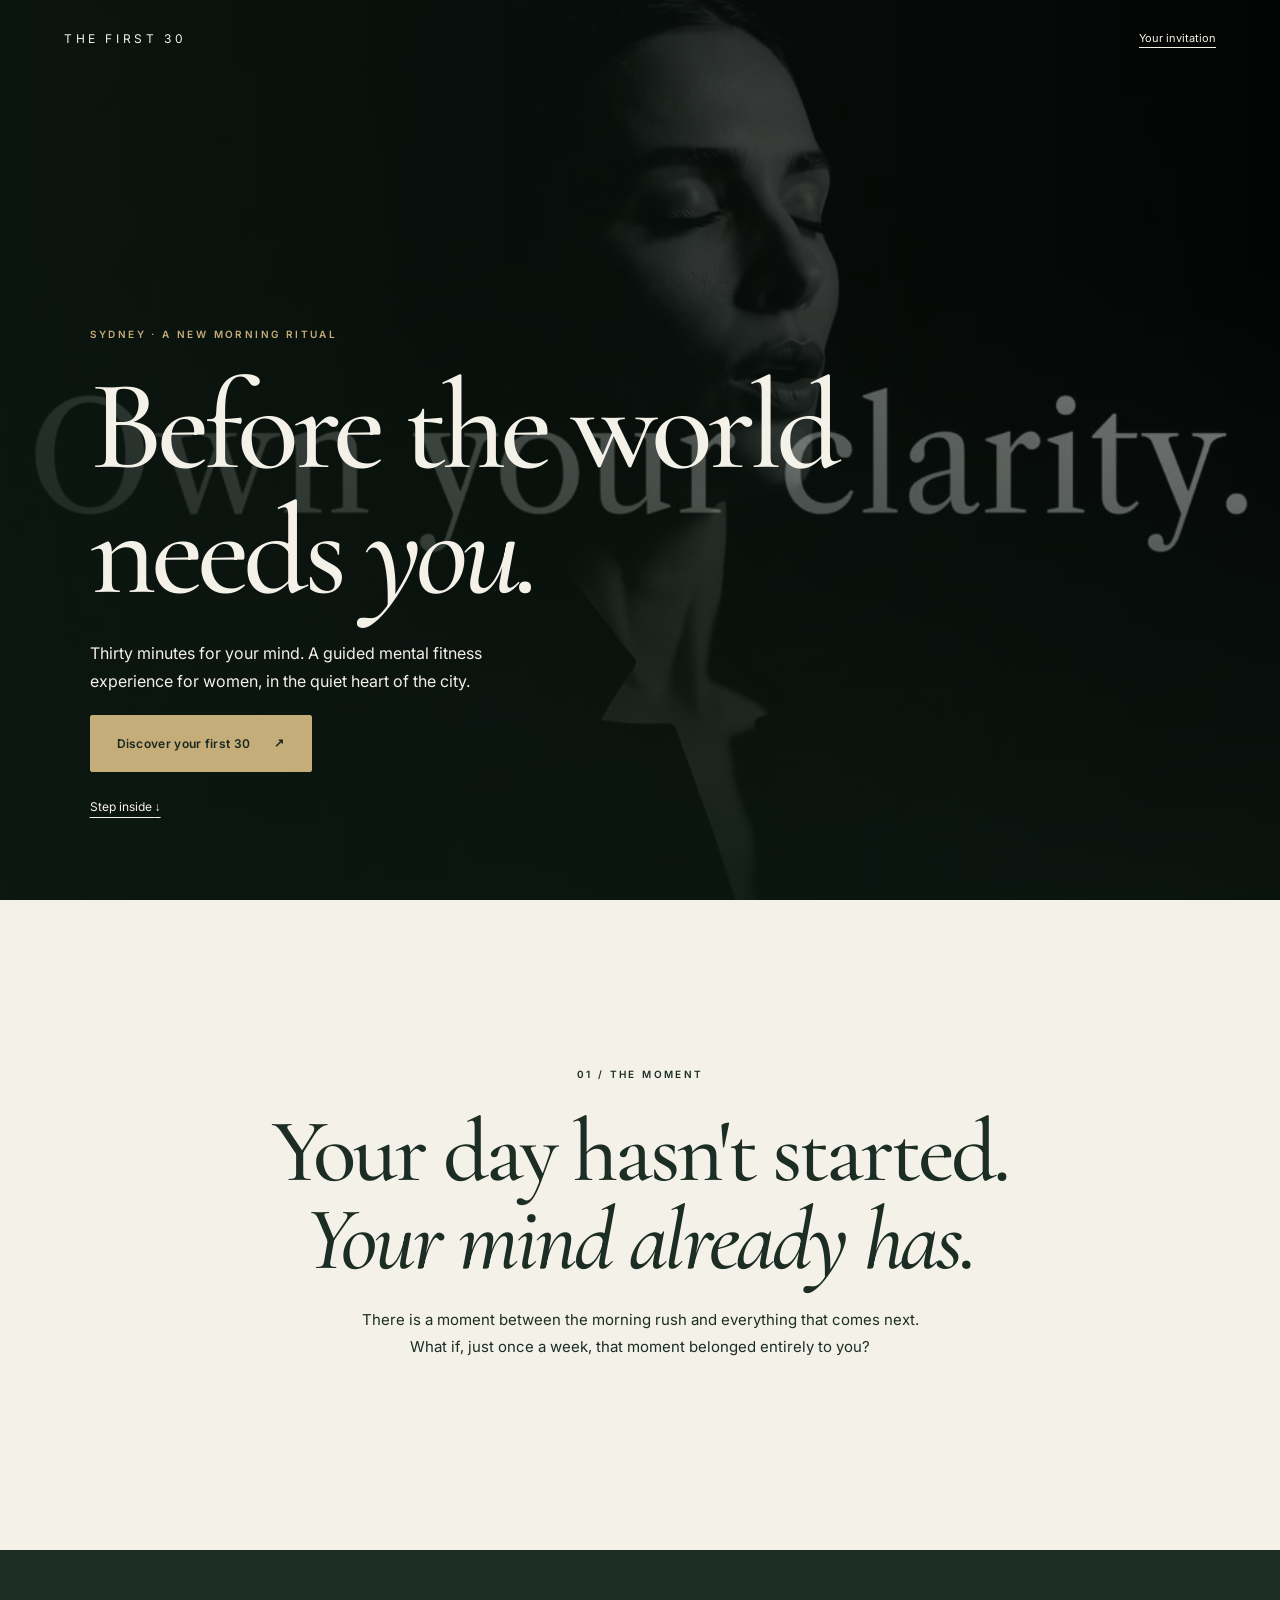
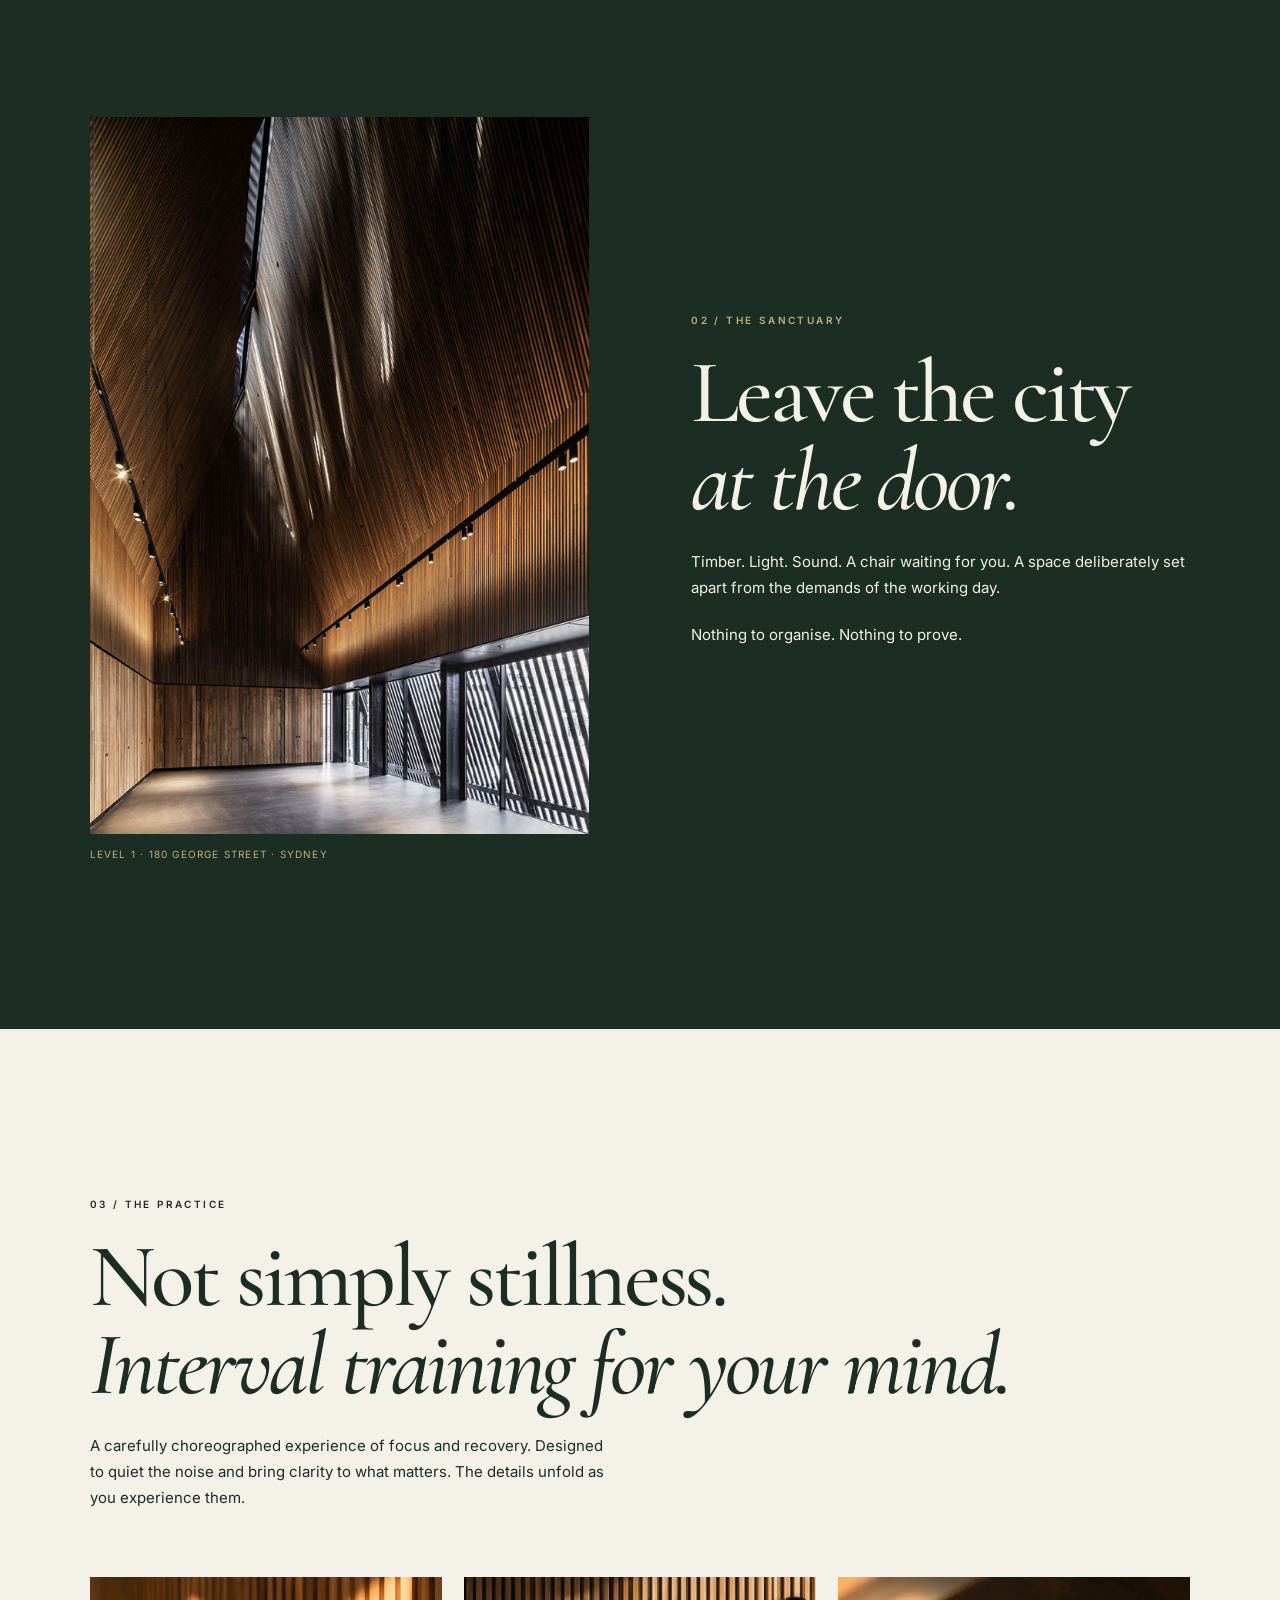
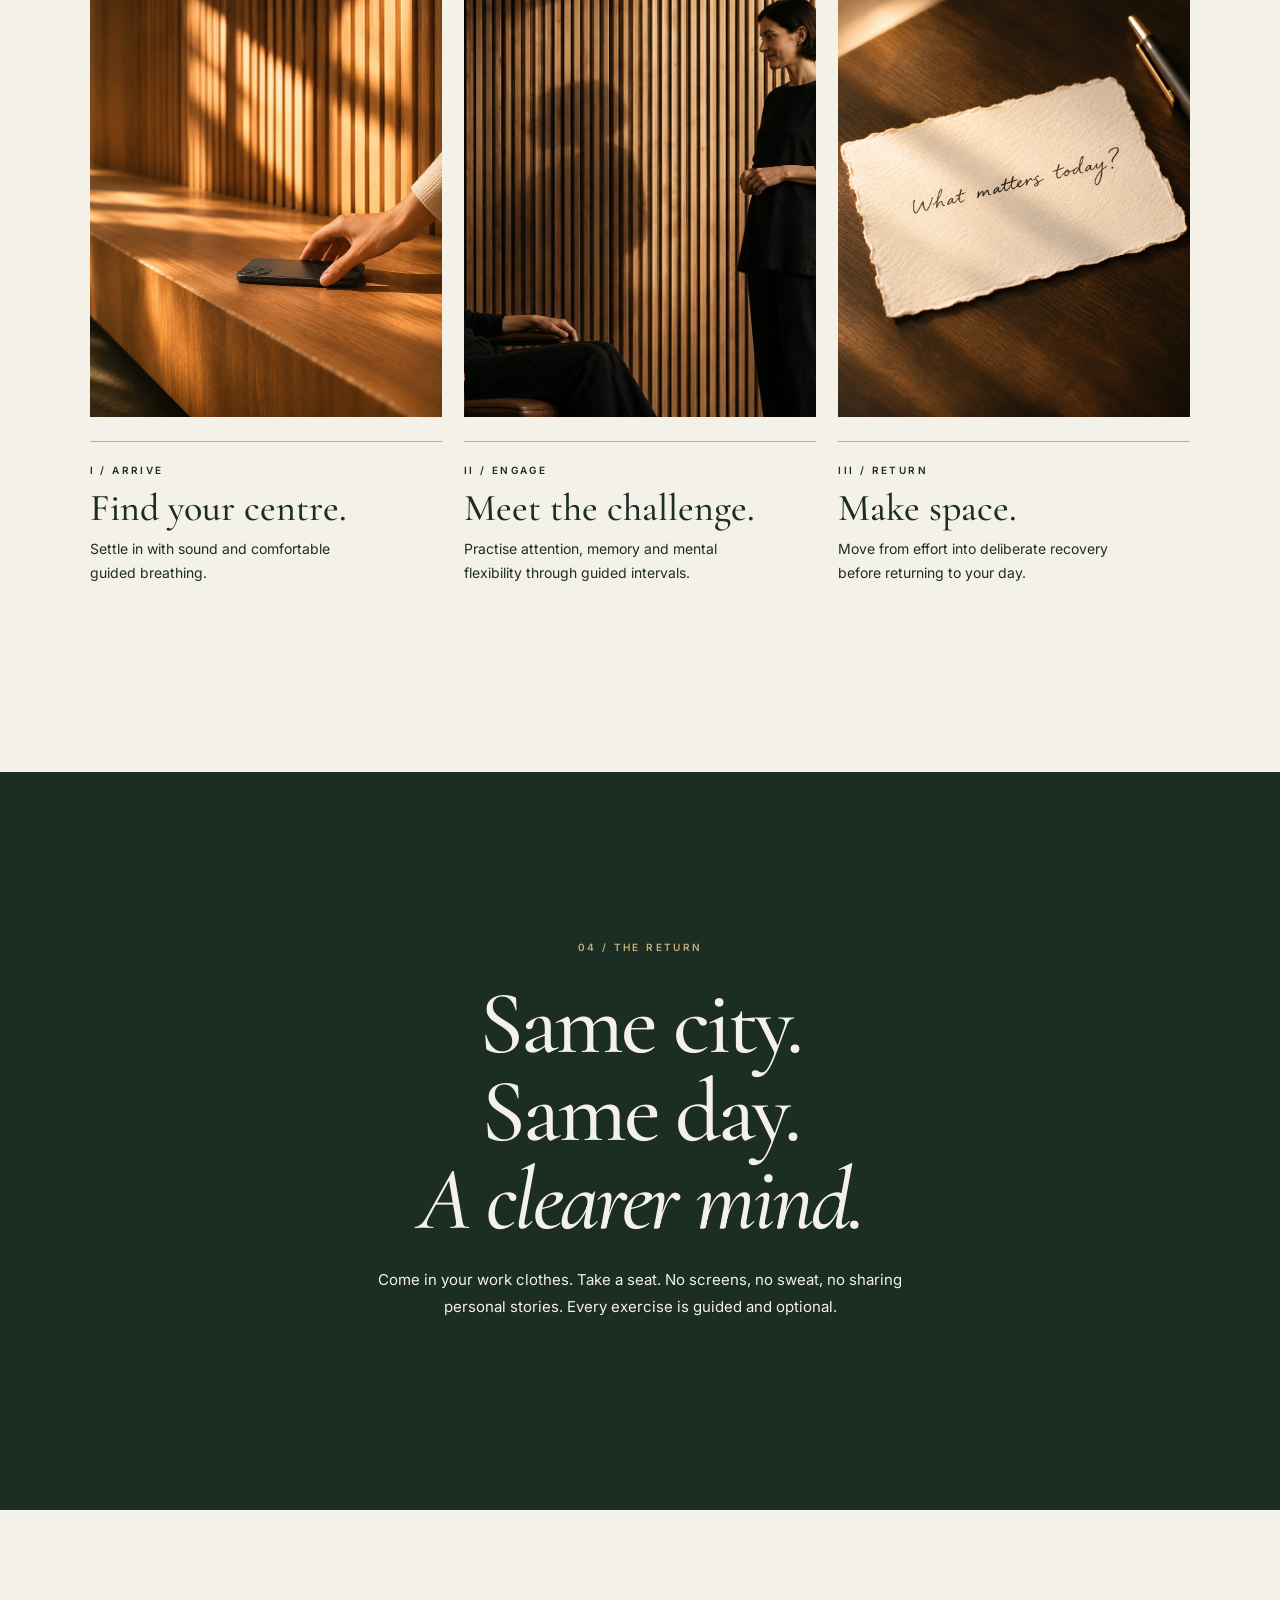
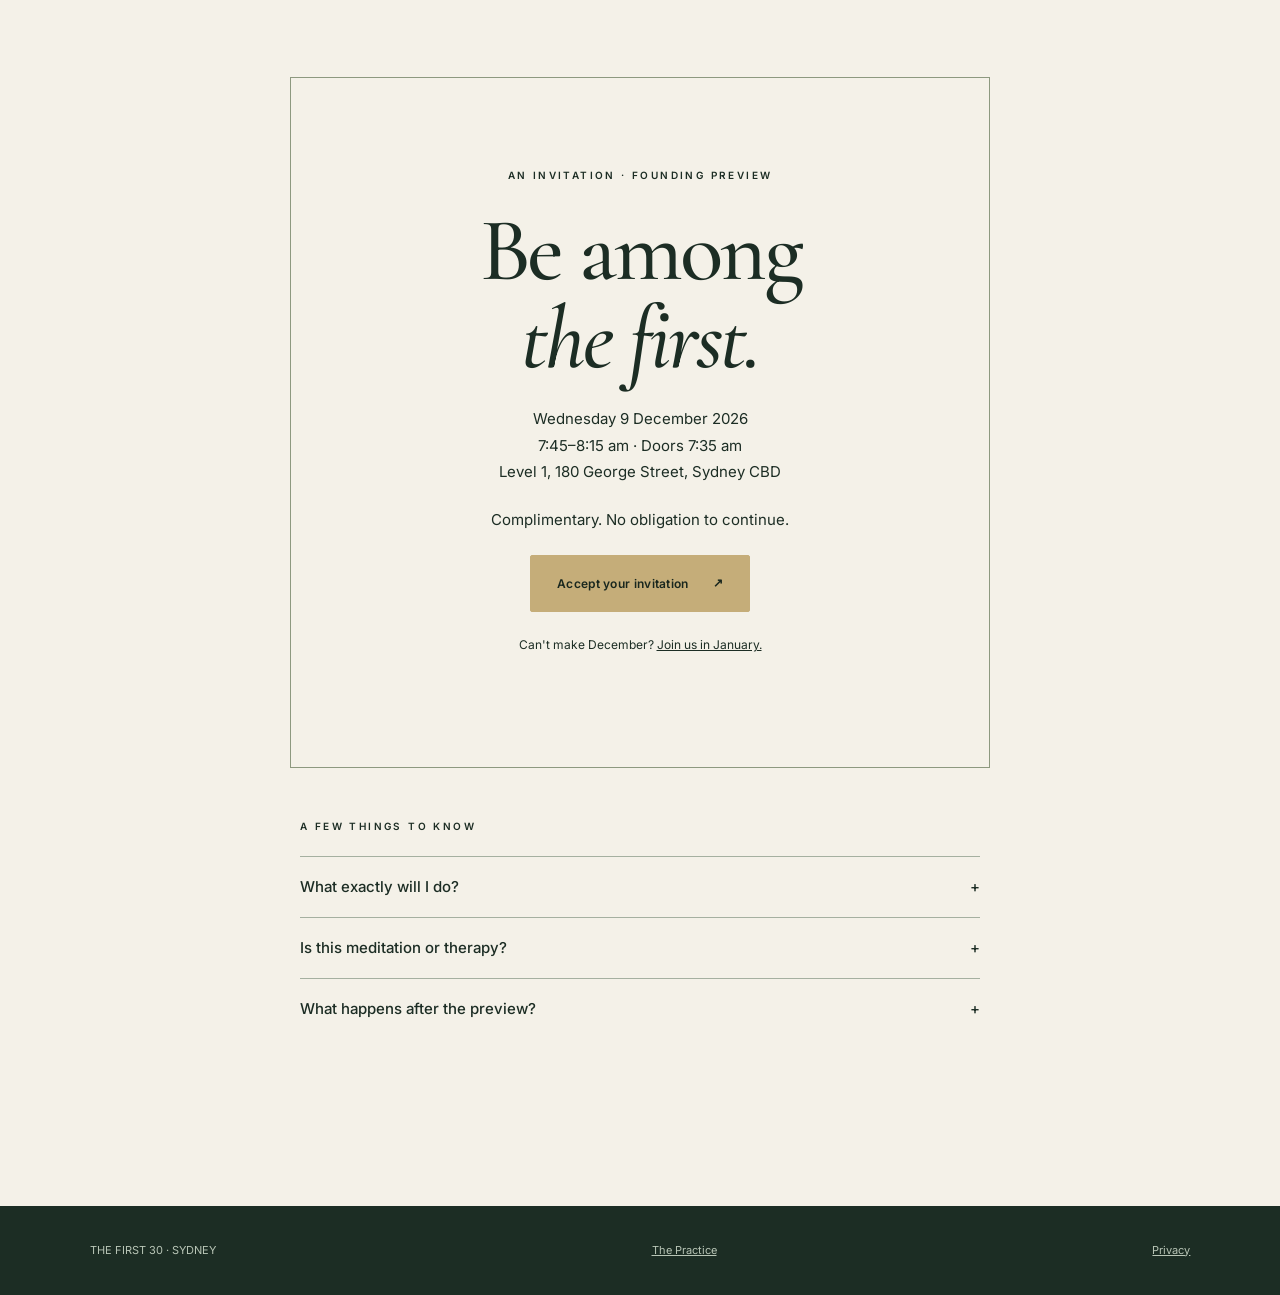
<file: index.html>
<!doctype html><html lang="en"><head><meta charset="utf-8"><meta name="viewport" content="width=device-width,initial-scale=1"><meta name="description" content="A 30-minute, coach-led mental fitness session for women carrying the mental load. Get a complimentary spot at the Wednesday 9 December preview in Sydney CBD."/>
<link rel="canonical" href="https://thefirst30.com.au/"/>
<meta property="og:type" content="website"/>
<meta property="og:site_name" content="The First 30"/>
<meta property="og:title" content="A mental fitness experience for women | Sydney CBD"/>
<meta property="og:description" content="A 30-minute, coach-led mental fitness session for women carrying the mental load. Get a complimentary spot at the Wednesday 9 December preview in Sydney CBD."/>
<meta property="og:url" content="https://thefirst30.com.au/"/>
<meta property="og:image" content="https://thefirst30.com.au/assets/homepage-share-1200.jpg"/>
<meta property="og:image:type" content="image/jpeg">
<meta property="og:image:width" content="1200">
<meta property="og:image:height" content="630">
<meta property="og:image:alt" content="The First 30 guided morning session space with chairs arranged for participants"/>
<meta name="twitter:card" content="summary_large_image"/>
<meta name="twitter:title" content="A mental fitness experience for women | Sydney CBD"/>
<meta name="twitter:description" content="A 30-minute, coach-led mental fitness session for women carrying the mental load. Get a complimentary spot at the Wednesday 9 December preview in Sydney CBD."/>
<meta name="twitter:image" content="https://thefirst30.com.au/assets/homepage-share-1200.jpg"/>
<meta name="theme-color" content="#1c2d24"><title>A mental fitness experience for women | Sydney CBD</title><link rel="icon" href="/favicon.svg"><link rel="preconnect" href="https://fonts.googleapis.com"><link rel="preconnect" href="https://fonts.gstatic.com" crossorigin><link href="https://fonts.googleapis.com/css2?family=Cormorant+Garamond:ital,wght@0,500;0,600;1,500&family=Inter:wght@400;500;600&display=swap" rel="stylesheet"><style>
:root{--forest:#1c2d24;--paper:#f4f1e8;--gold:#c5ad79;--sage:#b8c5b6}*{box-sizing:border-box}html{scroll-behavior:smooth}body{margin:0;background:var(--forest);color:var(--paper);font:400 15px/1.75 Inter,sans-serif}a{color:inherit}a:focus-visible,summary:focus-visible{outline:2px solid var(--gold);outline-offset:6px}h1,h2,h3{font-family:"Cormorant Garamond",Georgia,serif;font-weight:500;line-height:.98;margin:0 0 24px}h1{font-size:clamp(65px,10vw,150px);letter-spacing:-.045em}h2{font-size:clamp(48px,7vw,100px);letter-spacing:-.035em}h3{font-size:38px}p{margin:0 0 20px}.eyebrow{font-size:10px;letter-spacing:.24em;text-transform:uppercase;font-weight:600}.gold{color:var(--gold)}.hero{min-height:100svh;position:relative;display:grid;align-items:end;overflow:hidden;isolation:isolate;background:#26382d url('/assets/own-your-clarity-poster.jpg') center/cover}.hero video{position:absolute;inset:0;width:100%;height:100%;object-fit:cover;z-index:-2}.hero:after{content:"";position:absolute;inset:0;background:linear-gradient(90deg,rgba(13,24,18,.84),rgba(13,24,18,.2)),linear-gradient(0deg,rgba(13,24,18,.76),transparent 70%);z-index:-1}.mast{position:absolute;top:0;left:0;right:0;padding:28px 5vw;display:flex;justify-content:space-between;align-items:center;gap:20px}.brand{font-size:12px;letter-spacing:.3em;text-decoration:none}.mast a:last-child{font-size:11px;text-underline-offset:5px}.hero-copy{padding:130px 7vw 9vh;max-width:1050px}.hero-copy p:not(.eyebrow){max-width:420px;font-size:16px}.button{display:inline-flex;align-items:center;justify-content:center;gap:24px;padding:17px 26px;background:var(--gold);color:#19271e;text-decoration:none;font-size:12px;font-weight:600;letter-spacing:.025em;border:1px solid var(--gold);border-radius:2px;transition:background .2s}.button:hover{background:var(--paper)}.quiet-link{display:inline-block;margin-top:24px;font-size:12px;text-underline-offset:6px}.chapter{padding:clamp(80px,13vw,190px) 7vw}.center{text-align:center}.center p{max-width:560px;margin:0 auto 24px}.paper{background:var(--paper);color:var(--forest)}.split{display:grid;grid-template-columns:1fr 1fr;align-items:center;gap:8vw}.split img{width:100%;height:clamp(350px,56vw,720px);object-fit:cover;display:block}.split .copy{max-width:510px}.image-caption{font-size:10px;letter-spacing:.12em;text-transform:uppercase;margin-top:12px}.ritual{display:grid;grid-template-columns:repeat(3,1fr);gap:22px;margin-top:65px}.ritual img{width:100%;aspect-ratio:4/5;object-fit:cover;display:block;margin-bottom:24px}.ritual h3{margin:10px 0}.ritual p{max-width:280px;font-size:14px}.line{border-top:1px solid #a8b4a2;padding-top:20px}.invite{max-width:700px;margin:auto;text-align:center;border:1px solid #8d997f;padding:clamp(28px,7vw,90px)}.invite p{margin:0 auto 22px}.details{max-width:680px;margin:50px auto 0;text-align:left}details{border-top:1px solid #a5b0a0;padding:17px 0}summary{cursor:pointer;font-weight:500;list-style:none;display:flex;justify-content:space-between;gap:16px}summary:after{content:"+"}details[open] summary:after{content:"−"}details p{font-size:14px;margin:12px 0 0}footer{padding:35px 7vw;display:flex;justify-content:space-between;gap:20px;flex-wrap:wrap;font-size:11px;color:var(--sage)}.reveal{animation:rise 1s ease both}@keyframes rise{from{opacity:0;transform:translateY(16px)}to{opacity:1;transform:none}}@media(max-width:700px){.split,.ritual{grid-template-columns:1fr}.ritual{gap:45px}.ritual img{aspect-ratio:5/4}.hero-copy{padding-bottom:65px}.mast{padding:22px 6vw}.chapter{padding:85px 6vw}.split{gap:40px}.hero:after{background:linear-gradient(0deg,rgba(13,24,18,.9),rgba(13,24,18,.25))}}@media(prefers-reduced-motion:reduce){html{scroll-behavior:auto}.reveal{animation:none}.hero video{display:none}}
[hidden]{display:none!important}#homepage-rsvp{background:#1c2d24;color:#f4f1e8;border:1px solid #a9956d;width:min(540px,calc(100% - 24px));max-height:calc(100dvh - 24px);overflow:auto;padding:clamp(24px,5vw,46px);box-shadow:0 24px 90px #0007}#homepage-rsvp::backdrop{background:#101d17b8;backdrop-filter:blur(6px)}#homepage-rsvp h2{font-size:clamp(42px,8vw,64px);margin:20px 0}#homepage-rsvp h3{font-size:36px}#homepage-rsvp .eyebrow{color:#c5ad79}#homepage-rsvp .rsvp-close{float:right;background:none;color:inherit;border:0;font:inherit;font-size:12px;cursor:pointer}#homepage-rsvp .rsvp-field{display:block;font-size:12px;margin:14px 0}#homepage-rsvp input:not([type=radio]):not([type=checkbox]){display:block;width:100%;padding:12px;background:#ffffff09;border:1px solid #829181;color:inherit;font:inherit;font-size:16px;margin-top:5px;border-radius:0}#homepage-rsvp fieldset{border:0;padding:0;margin:0 0 20px}#homepage-rsvp legend{font-size:11px;color:#c5ad79;margin-bottom:8px}#homepage-rsvp .rsvp-session-option{display:flex;align-items:center;gap:10px;border:1px solid #829181;padding:10px;margin:7px 0;cursor:pointer}#homepage-rsvp .rsvp-session-option:has(input:checked){border-color:#c5ad79;background:#ffffff09}#homepage-rsvp small{display:block;color:#b8c5b6}#homepage-rsvp input{accent-color:#c5ad79}#homepage-rsvp .rsvp-phone-help,#homepage-rsvp .rsvp-privacy,#homepage-rsvp .rsvp-opt-in{font-size:11px;color:#d1d8cc}#homepage-rsvp .rsvp-opt-in{display:flex;gap:8px;align-items:start}#homepage-rsvp button.button{width:100%;cursor:pointer;margin:15px 0}#homepage-rsvp button:disabled{opacity:.65;cursor:wait}#homepage-rsvp [role=alert]{color:#ffcfb8;font-size:13px}#homepage-rsvp [role=alert]:empty{display:none}#homepage-rsvp .rsvp-calendar{font-size:12px;margin:16px 0}#homepage-rsvp .rsvp-share{border-top:1px solid #829181;padding-top:20px;margin-top:24px}#homepage-rsvp :focus-visible{outline:2px solid #c5ad79;outline-offset:3px}</style></head><body><header class="hero"><video autoplay muted loop playsinline preload="none" poster="/assets/own-your-clarity-poster.jpg" aria-hidden="true" id="film"><source src="/assets/The%20First%2030%20-%20No%20Text.mp4" type="video/mp4"></video><div class="mast"><a class="brand" href="/">THE FIRST 30</a><a href="#invitation">Your invitation</a></div><div class="hero-copy reveal"><p class="eyebrow gold">Sydney · A new morning ritual</p><h1>Before the world<br>needs <i>you.</i></h1><p>Thirty minutes for your mind. A guided mental fitness experience for women, in the quiet heart of the city.</p><a class="button" href="#invitation">Discover your first 30 <span aria-hidden="true" style="display:inline-block;font-family:Arial,sans-serif;font-variant-emoji:text">↗&#xFE0E;</span></a><br><a class="quiet-link" href="#inside">Step inside <span aria-hidden="true" style="font-family:Arial,sans-serif;font-variant-emoji:text">↓&#xFE0E;</span></a></div></header><main><section class="chapter paper center" id="inside"><p class="eyebrow">01 / The moment</p><h2>Your day hasn't started.<br><i>Your mind already has.</i></h2><p>There is a moment between the morning rush and everything that comes next. What if, just once a week, that moment belonged entirely to you?</p></section><section class="chapter split"><div><img loading="lazy" src="/assets/Concept%20photograph%20copy.jpg" alt="Timber-lined acoustic sanctuary"><div class="image-caption gold">Level 1 · 180 George Street · Sydney</div></div><div class="copy"><p class="eyebrow gold">02 / The sanctuary</p><h2>Leave the city<br><i>at the door.</i></h2><p>Timber. Light. Sound. A chair waiting for you. A space deliberately set apart from the demands of the working day.</p><p>Nothing to organise. Nothing to prove.</p></div></section><section class="chapter paper"><p class="eyebrow">03 / The practice</p><h2>Not simply stillness.<br><i>Interval training for your mind.</i></h2><p style="max-width:530px">A carefully choreographed experience of focus and recovery. Designed to quiet the noise and bring clarity to what matters. The details unfold as you experience them.</p><div class="ritual"><article><img loading="lazy" src="/assets/first30-arrive.webp" alt="A hand placing a phone face down on a sunlit timber bench"><div class="line eyebrow">I / Arrive</div><h3>Find your centre.</h3><p>Settle in with sound and comfortable guided breathing.</p></article><article><img loading="lazy" src="/assets/first-30-guided-session.webp" alt="A facilitator guiding a seated participant"><div class="line eyebrow">II / Engage</div><h3>Meet the challenge.</h3><p>Practise attention, memory and mental flexibility through guided intervals.</p></article><article><img loading="lazy" src="/assets/first30-return.webp" alt="Handwritten card reading What matters today?"><div class="line eyebrow">III / Return</div><h3>Make space.</h3><p>Move from effort into deliberate recovery before returning to your day.</p></article></div></section><section class="chapter center"><p class="eyebrow gold">04 / The return</p><h2>Same city.<br>Same day.<br><i>A clearer mind.</i></h2><p>Come in your work clothes. Take a seat. No screens, no sweat, no sharing personal stories. Every exercise is guided and optional.</p></section><section class="chapter paper" id="invitation"><div class="invite"><p class="eyebrow">An invitation · Founding preview</p><h2>Be among<br><i>the first.</i></h2><p>Wednesday 9 December 2026<br>7:45–8:15 am · Doors 7:35 am<br>Level 1, 180 George Street, Sydney CBD</p><p>Complimentary. No obligation to continue.</p><a class="button" data-rsvp-direct="attend" href="/free-preview/">Accept your invitation <span aria-hidden="true" style="display:inline-block;font-family:Arial,sans-serif;font-variant-emoji:text">↗&#xFE0E;</span></a><p style="margin-top:22px;font-size:12px">Can't make December? <a data-rsvp-direct="january" href="mailto:hello@thefirst30.com.au?subject=Complimentary%20January%20pass">Join us in January.</a></p></div><div class="details"><p class="eyebrow">A few things to know</p><details><summary>What exactly will I do?</summary><p>A seated, coach-led mental fitness session combining paced breathing, sound-based attention exercises, working memory and cognitive flexibility practice, and guided recovery. You can skip any exercise.</p></details><details><summary>Is this meditation or therapy?</summary><p>No. This is research-informed mental fitness practice, not clinical treatment or a validated assessment. <a href="/practice/">Explore the research.</a></p></details><details><summary>What happens after the preview?</summary><p>Regular Wednesday sessions are planned from 6 January 2027. Single session $35; three sessions $79; monthly $99. There is no obligation to join.</p></details></div></section></main><footer><span>THE FIRST 30 · SYDNEY</span><a href="/practice/">The Practice</a><a href="/privacy/">Privacy</a></footer><script>const film=document.getElementById('film');if(matchMedia('(prefers-reduced-motion: reduce)').matches){film.pause();film.removeAttribute('autoplay')}document.addEventListener('visibilitychange',()=>{if(document.hidden)film.pause();else if(!matchMedia('(prefers-reduced-motion: reduce)').matches)film.play().catch(()=>{})});</script><dialog id="homepage-rsvp" aria-labelledby="homepage-rsvp-title">
<button type="button" class="rsvp-close" data-rsvp-close>Close ×</button>
<p class="eyebrow">THE FIRST 30</p>
<h2 id="homepage-rsvp-title">A place for you.</h2>
<p id="homepage-rsvp-description">Choose when you would like to experience The First 30.</p>
<form>
<fieldset class="rsvp-session-choices" hidden><legend>Session</legend><input type="radio" name="session" value="attend" checked><input type="radio" name="session" value="january"></fieldset><p class="rsvp-date" style="border-block:1px solid #829181;padding:12px 0;color:#e5d6b5;font-size:14px"></p>
<label class="rsvp-field">Full name *<input name="name" autocomplete="name" required></label>
<label class="rsvp-field">Email *<input name="email" type="email" autocomplete="email" required></label>
<label class="rsvp-field"><span class="rsvp-phone-label">Phone number *</span><input name="phone" type="tel" autocomplete="tel" required></label>
<p class="rsvp-phone-help">For your 9 December door code and reminder.</p>
<label class="rsvp-opt-in"><input name="updates" type="checkbox"> <span>Send me occasional First 30 updates and free passes. I can opt out anytime.</span></label>
<p class="rsvp-priority-consent" hidden>By joining, you're signing up for occasional First 30 updates and free passes. You can opt out anytime.</p>
<p role="alert"></p>
<a class="rsvp-email-fallback" href="mailto:hello@thefirst30.com.au" hidden>Contact us by email</a>
<button type="submit" class="button">Reserve my place</button><p class="rsvp-alternate" style="text-align:center;font-size:12px;margin:0 0 18px"><button type="button" style="background:none;border:0;color:#d1d8cc;text-decoration:underline;text-underline-offset:3px;font:inherit;cursor:pointer;padding:8px"></button></p>
<p class="rsvp-privacy">See our <a href="/privacy/" target="_blank" rel="noopener">privacy policy</a>.</p>
</form>
<div class="rsvp-success" hidden><h3 tabindex="-1"></h3><p class="rsvp-success-text"></p><div class="rsvp-calendar" hidden><a class="quiet-link" target="_blank" rel="noopener" href="https://calendar.google.com/calendar/render?action=TEMPLATE&amp;text=The%20First%2030%20Founding%20Preview&amp;dates=20261208T204500Z%2F20261208T211500Z&amp;location=Level%201%2C%20180%20George%20Street%2C%20Sydney&amp;details=Doors%20open%207%3A35%20am%20Sydney%20time">Add to Google Calendar <span aria-hidden="true" style="display:inline-block;font-family:Arial,sans-serif;font-variant-emoji:text">↗&#xFE0E;</span></a> · <a target="_blank" rel="noopener" href="https://outlook.live.com/calendar/0/deeplink/compose?subject=The%20First%2030%20Founding%20Preview&amp;startdt=2026-12-08T20%3A45%3A00Z&amp;enddt=2026-12-08T21%3A15%3A00Z&amp;location=Level%201%2C%20180%20George%20Street%2C%20Sydney">Outlook <span aria-hidden="true" style="display:inline-block;font-family:Arial,sans-serif;font-variant-emoji:text">↗&#xFE0E;</span></a></div><div class="rsvp-share"><p>And you have a plus one. Invite someone to join you.</p><button type="button" class="button rsvp-copy">Copy invitation message</button><p class="rsvp-share-status" role="status"></p></div></div>
</dialog><script>/* Homepage RSVP: same Apps Script endpoint and payload as the founding invitation. */
(() => {
  const endpoint = "https://script.google.com/a/macros/startupwithchristine.com/s/AKfycbzS0xMu3xWIeYDS08jpvy1mUJtgQMbczuErwrTlH8mnsBfSe1IYPMHgQ3kSfhhRbHUL/exec";
  const dialog = document.getElementById('homepage-rsvp');
  if (!dialog || typeof dialog.showModal !== 'function') return;
  const form = dialog.querySelector('form');
  const title = dialog.querySelector('#homepage-rsvp-title');
  const description = dialog.querySelector('#homepage-rsvp-description');
  const phone = form.elements.phone;
  const email = form.elements.email;
  const name = form.elements.name;
  const submit = form.querySelector('[type=submit]');
  const optIn = form.querySelector('.rsvp-opt-in');
  const phoneLabel = form.querySelector('.rsvp-phone-label');
  const help = form.querySelector('.rsvp-phone-help');
  const priorityConsent = form.querySelector('.rsvp-priority-consent');
  const choices = form.querySelector('.rsvp-session-choices');
  const phoneField = phone.closest('label');
  const fallback = form.querySelector('.rsvp-email-fallback');
  const feedback = form.querySelector('[role=alert]');
  const success = dialog.querySelector('.rsvp-success');
  const successTitle = success.querySelector('h3');
  const successText = success.querySelector('.rsvp-success-text');
  const share = success.querySelector('.rsvp-share');
  const shareStatus = success.querySelector('.rsvp-share-status');
  const sharePrompt = share.querySelector('p');
  const copy = success.querySelector('.rsvp-copy');
  const query = new URLSearchParams(location.search);
  const incomingReferral = query.get('ref') || '';
  const preferredSession = query.get('session') === 'january' ? 'january' : 'attend';
  let mode = 'attend', trigger, submissionId, busy = false, shareMessage = '';
  function setMode(branch) {
    mode = branch;
    const attend = branch === 'attend';
    const newsletter = branch === 'updates';
    title.textContent = newsletter ? 'Stay in the loop.' : 'A place for you.';
    description.textContent = newsletter ? 'Occasional First 30 updates and free passes.' : attend ? 'Your complimentary founding preview.' : 'Your complimentary first session in January.';
    const date = form.querySelector('.rsvp-date');
    date.hidden = newsletter;
    date.textContent = attend ? 'Wednesday 9 December · 7:45–8:15 am · 180 George Street, Sydney' : 'January 2027 · Wednesday mornings · Sydney CBD. Choose your date when bookings open.';
    const alternate = form.querySelector('.rsvp-alternate');
    alternate.hidden = newsletter;
    alternate.querySelector('button').textContent = attend ? 'Can’t make 9 December? Join us in January.' : 'Prefer the 9 December founding preview?';
    choices.hidden = true;
    choices.disabled = newsletter;
    phoneField.hidden = newsletter;
    phone.disabled = newsletter;
    phone.required = !newsletter;
    phoneLabel.textContent = 'Phone number *';
    help.hidden = newsletter;
    help.textContent = attend ? 'For your 9 December door code and reminder.' : 'For when we announce January slots and for your door code on the day.';
    optIn.hidden = newsletter;
    form.elements.updates.disabled = newsletter;
    priorityConsent.hidden = !newsletter;
    submit.textContent = newsletter ? 'Join the newsletter' : attend ? 'Reserve my place' : 'Claim my January pass';
    feedback.textContent = '';
    fallback.hidden = true;
  }
  function open(branch, value, source) {
    if (dialog.open || busy) return;
    trigger = source;
    submissionId = undefined;
    form.reset();
    shareStatus.textContent = '';
    form.hidden = false;
    success.hidden = true;
    description.hidden = false;
    if (branch !== 'updates') form.elements.session.value = branch;
    setMode(branch);
    email.value = value || '';
    dialog.showModal();
    (email.value ? name : email).focus();
  }
  document.querySelectorAll('[data-rsvp-direct]').forEach(link => link.addEventListener('click', event => { event.preventDefault(); open(link.dataset.rsvpDirect === 'january' ? 'january' : 'attend', '', link); }));
  form.querySelector('.rsvp-alternate button').addEventListener('click', () => {
    if (busy) return;
    const branch = mode === 'attend' ? 'january' : 'attend';
    form.elements.session.value = branch;
    submissionId = undefined;
    setMode(branch);
  });
  choices.addEventListener('change', () => {
    if (!busy && !choices.disabled) {
      submissionId = undefined;
      setMode(form.elements.session.value);
    }
  });
  document.querySelectorAll('.homepage-rsvp-start').forEach(start => {
    start.hidden = false;
    const fallback = start.previousElementSibling;
    if (fallback?.matches('.homepage-rsvp-fallback')) fallback.hidden = true;
    start.addEventListener('submit', event => {
      event.preventDefault();
      if (!start.reportValidity()) return;
      if (dialog.open || busy) return;
      const address = start.elements.email.value.trim();
      const lead = new URLSearchParams({email: address, response: 'incomplete', submissionId: crypto.randomUUID(), referredBy: incomingReferral});
      fetch(endpoint, {method:'POST', body:lead, credentials:'omit', keepalive:true}).catch(() => {});
      open(preferredSession, address, start.querySelector('button'));
    });
  });
  document.querySelectorAll('[data-rsvp-shortcut]').forEach(link => {
    link.addEventListener('click', event => {
      const field = document.querySelector('#hero-rsvp-email');
      if (!field) return;
      event.preventDefault();
      field.scrollIntoView({block:'center',behavior:window.matchMedia('(prefers-reduced-motion: reduce)').matches?'auto':'smooth'});
      field.focus({preventScroll:true});
    });
  });
  document.querySelectorAll('[data-rsvp-priority]').forEach(priority => {
    priority.addEventListener('click', event => {
      event.preventDefault();
      open('january', '', priority);
    });
  });
  document.querySelectorAll('[data-rsvp-newsletter]').forEach(link => {
    link.addEventListener('click', event => {
      event.preventDefault();
      open('updates', '', link);
    });
  });
  dialog.querySelectorAll('[data-rsvp-close]').forEach(button => button.addEventListener('click', () => {
    if (!busy) dialog.close();
  }));
  dialog.addEventListener('cancel', event => { if (busy) event.preventDefault(); });
  dialog.addEventListener('close', () => { if (trigger?.isConnected) trigger.focus(); });
  form.addEventListener('input', () => { feedback.textContent = ''; });
  form.addEventListener('submit', async event => {
    event.preventDefault();
    if (busy || !form.reportValidity()) return;
    if (!name.value.trim() || (mode !== 'updates' && !phone.value.trim())) {
      feedback.textContent = 'Please enter your name and phone number.';
      (!name.value.trim() ? name : phone).focus();
      return;
    }
    busy = true;
    choices.disabled = true;
    submit.disabled = true;
    const oldLabel = submit.textContent;
    submit.textContent = 'Saving…';
    feedback.textContent = '';
    try {
      submissionId ||= crypto.randomUUID();
      const data = new URLSearchParams(new FormData(form));
      data.set('name', name.value.trim());
      data.set('email', email.value.trim());
      data.set('phone', mode === 'updates' ? '' : phone.value.trim());
      data.delete('session');
      data.set('response', mode);
      data.set('submissionId', submissionId);
      data.set('referredBy', incomingReferral);
      const reply = await fetch(endpoint, {method:'POST',body:data,credentials:'omit'});
      if (!reply.ok) throw new Error('Request failed');
      const result = await reply.json();
      if (!result.ok) throw new Error('Not saved');
      const attend = mode === 'attend';
      const january = mode === 'january';
      form.hidden = true;
      description.hidden = true;
      success.hidden = false;
      title.textContent = attend ? 'We’ll be waiting for you.' : january ? 'Your January pass is yours.' : 'You’re on the list.';
      successTitle.textContent = attend ? 'See you on 9 December.' : january ? 'Your first January session is complimentary.' : 'We’ll keep you in the loop.';
      successText.textContent = attend ? 'We’ll email you the details before the preview. Doors open at 7:35 am at First Floor, 180 George Street, Sydney CBD.' : january ? 'We’ll email you when January bookings open so you can choose your session. No obligation to continue.' : 'Thanks for joining our newsletter. You can opt out anytime.';
      success.querySelector('.rsvp-calendar').hidden = !attend;
      share.hidden = !(attend || january);
      if (attend || january) {
        const link = new URL('/',location.origin);
        if (january) {
          link.searchParams.set('session','january');
          link.hash = 'invitation';
        }
        if (result.referralCode) link.searchParams.set('ref',result.referralCode);
        sharePrompt.textContent = january ? 'Better together. Invite a friend to claim their own complimentary January session.' : 'And you have a plus one. Invite someone to join you.';
        shareMessage = january
          ? 'Hey! I’ve claimed a complimentary January session at The First 30 — a 30-minute mental fitness session before work in Sydney CBD. Want to come with me? Claim your own complimentary session here: ' + link.href
          : 'Hey! I got invited to a complimentary 30-minute founding preview of The First 30 on Wed 9 Dec (7:45–8:15 am) in Sydney CBD. I have a plus one. Want to come with me? RSVP here: ' + link.href;
      }
      submissionId = undefined;
      form.reset();
      successTitle.focus();
    } catch {
      feedback.textContent = 'We couldn’t save your request. Please try again, or contact us by email.';
      fallback.href = mode === 'january' ? 'mailto:hello@thefirst30.com.au?subject=Complimentary%20January%20pass' : mode === 'updates' ? 'mailto:hello@thefirst30.com.au?subject=Newsletter%20signup' : 'mailto:hello@thefirst30.com.au?subject=December%20preview%20RSVP';
      fallback.hidden = false;
    } finally {
      busy = false;
      choices.disabled = mode === 'updates';
      submit.disabled = false;
      submit.textContent = oldLabel;
    }
  });
  if (preferredSession === 'january' && location.hash === '#invitation') open('january', '', document.querySelector('[data-rsvp-direct="january"]'));
  copy.addEventListener('click', async () => {
    try { await navigator.clipboard.writeText(shareMessage); shareStatus.textContent = 'Copied!'; }
    catch { shareStatus.textContent = shareMessage; }
  });
})();
</script></body></html>
</file>
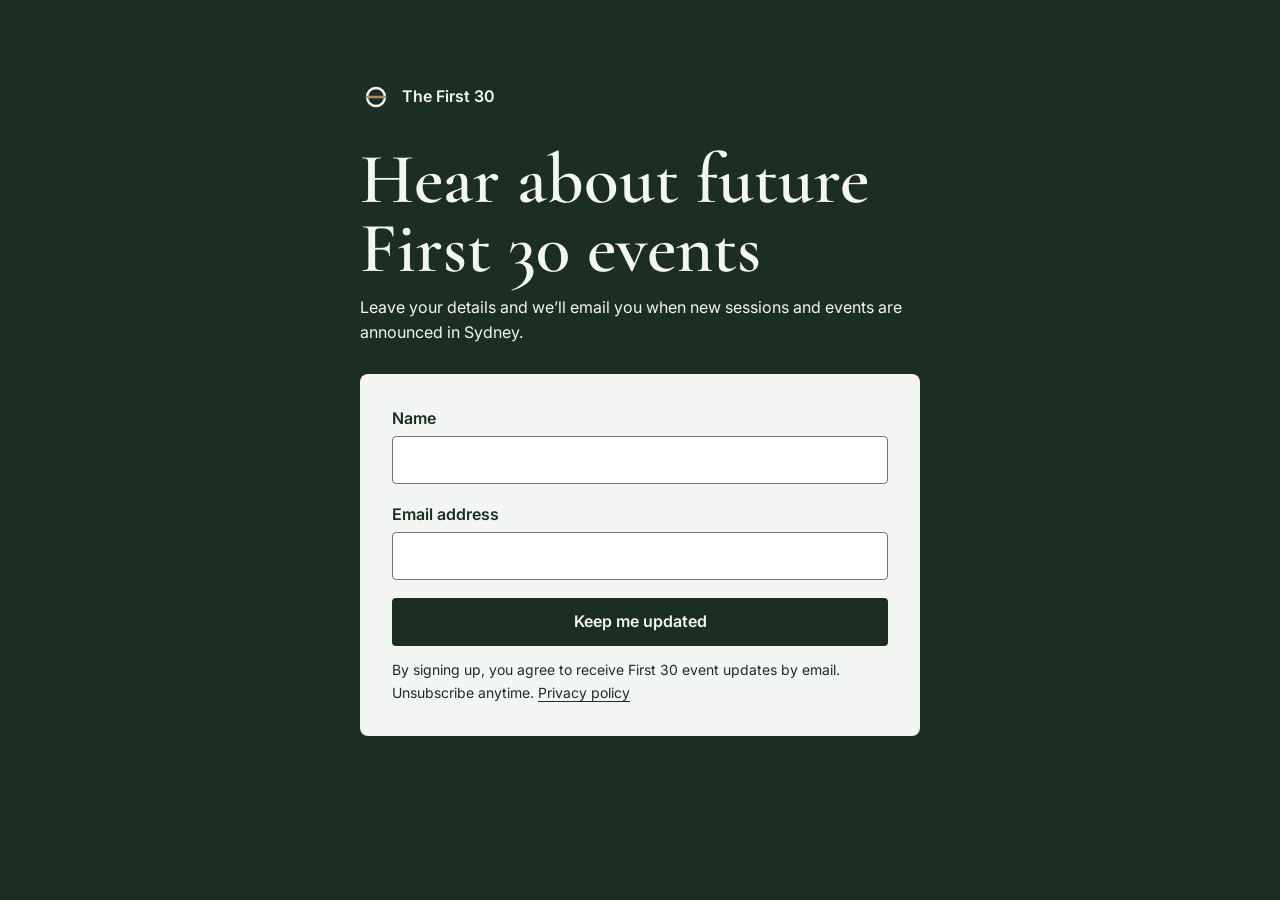
<file: community/index.html>
<!doctype html>
<html lang="en-AU">
<head>
  <meta charset="utf-8">
  <meta name="viewport" content="width=device-width, initial-scale=1">
  <meta name="theme-color" content="#1c2d24">
  <title>Future Events | The First 30</title>
  <meta name="description" content="Sign up to hear about upcoming First 30 events and sessions in Sydney.">
  <link rel="canonical" href="https://thefirst30.com.au/community/">
  <link rel="icon" href="/favicon.svg" type="image/svg+xml">
  <meta property="og:type" content="website">
  <meta property="og:site_name" content="The First 30">
  <meta property="og:title" content="Future Events | The First 30">
  <meta property="og:description" content="Sign up to hear about upcoming First 30 events and sessions in Sydney.">
  <meta property="og:url" content="https://thefirst30.com.au/community/">
  <meta property="og:image" content="https://thefirst30.com.au/assets/homepage-share-1200.jpg">
  <meta name="twitter:card" content="summary_large_image">
  <link rel="stylesheet" href="https://fonts.googleapis.com/css2?family=Cormorant+Garamond:wght@500;600&family=Inter:wght@400;600&display=swap">
  <style>
    * { box-sizing: border-box; }
    body { margin: 0; background: #1c2d24; color: #f4f6f4; font: 1rem/1.6 Inter, system-ui, sans-serif; }
    main { width: min(100% - 2rem, 35rem); margin: clamp(2.5rem, 9vh, 7rem) auto; }
    a { color: inherit; text-underline-offset: .2em; }
    .brand { display: inline-flex; align-items: center; gap: .65rem; text-decoration: none; font-weight: 600; }
    .brand img { width: 2rem; height: 2rem; }
    h1 { margin: 1.5rem 0 .65rem; font: 600 clamp(2.65rem, 8vw, 4.45rem)/.98 "Cormorant Garamond", Georgia, serif; }
    .intro { margin: 0 0 1.75rem; }
    form { padding: clamp(1.15rem, 5vw, 2rem); background: #f4f6f4; color: #1c2d24; border-radius: .5rem; }
    label { display: block; font-weight: 600; }
    input, button { width: 100%; min-height: 3rem; font: inherit; border-radius: .25rem; }
    input { display: block; margin: .3rem 0 1.1rem; padding: .55rem .7rem; border: 1px solid #6a776f; }
    button { padding: .55rem 1rem; background: #1c2d24; color: #f4f6f4; border: 0; font-weight: 600; cursor: pointer; }
    button:disabled { opacity: .65; cursor: wait; }
    :focus-visible { outline: 2px solid #a37737; outline-offset: 3px; }
    .note { font-size: .875rem; margin: .85rem 0 0; }
    #error { color: #802b1f; margin-bottom: 0; }
    #error:empty { margin: 0; }
  </style>
</head>
<body>
  <main>
    <a class="brand" href="/"><img src="/favicon.svg" alt="">The First 30</a>
    <h1>Hear about future First 30 events</h1>
    <p class="intro">Leave your details and we’ll email you when new sessions and events are announced in Sydney.</p>
    <form id="signup" method="post" action="https://script.google.com/a/macros/startupwithchristine.com/s/AKfycbzS0xMu3xWIeYDS08jpvy1mUJtgQMbczuErwrTlH8mnsBfSe1IYPMHgQ3kSfhhRbHUL/exec">
      <input type="hidden" name="response" value="updates">
      <input type="hidden" name="source" value="community">
      <label for="name">Name</label>
      <input id="name" name="name" autocomplete="name" required maxlength="120">
      <label for="email">Email address</label>
      <input id="email" name="email" type="email" autocomplete="email" required maxlength="254">
      <button type="submit">Keep me updated</button>
      <p class="note">By signing up, you agree to receive First 30 event updates by email. Unsubscribe anytime. <a href="/privacy/">Privacy policy</a></p>
      <p id="error" role="alert"></p>
    </form>
    <section id="confirmation" hidden>
      <h2 tabindex="-1">You’re on the list.</h2>
      <p>We’ll email you when new First 30 events are announced.</p>
    </section>
  </main>
  <script>
    const form = document.querySelector('#signup');
    const button = form.querySelector('button');
    const error = document.querySelector('#error');
    const confirmation = document.querySelector('#confirmation');
    let previousDetails;
    let submissionId;

    form.addEventListener('submit', async (event) => {
      event.preventDefault();
      if (button.disabled) return;

      const data = new URLSearchParams(new FormData(form));
      data.set('name', data.get('name').trim());
      if (!data.get('name')) {
        error.textContent = 'Please enter your name.';
        form.elements.name.focus();
        return;
      }
      const details = data.toString();
      if (details !== previousDetails) {
        previousDetails = details;
        submissionId = crypto.randomUUID();
      }
      data.set('submissionId', submissionId);
      error.textContent = '';
      button.disabled = true;
      button.textContent = 'Signing you up…';

      try {
        const reply = await fetch(form.action, { method: 'POST', body: data, credentials: 'omit' });
        if (!reply.ok || !(await reply.json()).ok) throw new Error('Signup was not saved');
        form.reset();
        form.hidden = true;
        confirmation.hidden = false;
        confirmation.querySelector('h2').focus();
      } catch {
        error.textContent = 'Your signup could not be confirmed. Please try again.';
      } finally {
        button.disabled = false;
        button.textContent = 'Keep me updated';
      }
    });
  </script>
</body>
</html>
</file>
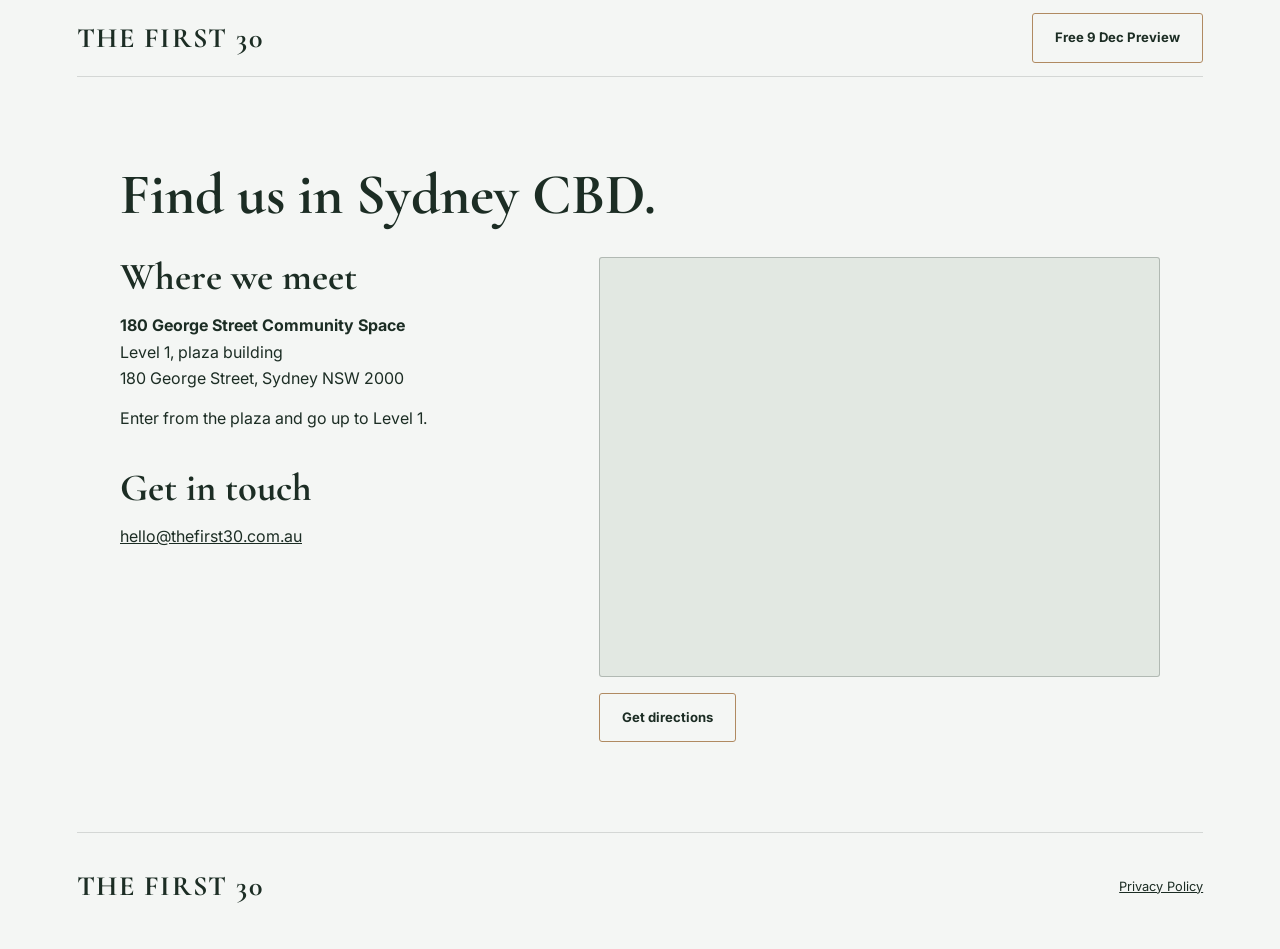
<file: contact/index.html>
<!DOCTYPE html>
<html lang="en-AU">
<head>
  <meta charset="utf-8">
  <meta name="viewport" content="width=device-width, initial-scale=1">
  <meta name="theme-color" content="#1c2d24">
  <meta name="description" content="Find The First 30 at Level 1, 180 George Street Community Space in Sydney CBD, or get in touch by email.">
  <title>Contact &amp; Location | The First 30</title>
  <link rel="canonical" href="https://thefirst30.com.au/contact/">
<meta property="og:type" content="website">
<meta property="og:site_name" content="The First 30">
<meta property="og:title" content="Contact &amp; Location | The First 30">
<meta property="og:description" content="Find The First 30 at Level 1, 180 George Street Community Space in Sydney CBD, or get in touch by email.">
<meta property="og:url" content="https://thefirst30.com.au/contact/">
<meta property="og:image" content="https://thefirst30.com.au/assets/homepage-share-1200.jpg">
<meta property="og:image:type" content="image/jpeg">
<meta property="og:image:width" content="1200">
<meta property="og:image:height" content="630">
<meta property="og:image:alt" content="The First 30 guided morning session space with chairs arranged for participants">
<meta name="twitter:card" content="summary_large_image">
<meta name="twitter:title" content="Contact &amp; Location | The First 30">
<meta name="twitter:description" content="Find The First 30 at Level 1, 180 George Street Community Space in Sydney CBD, or get in touch by email.">
<meta name="twitter:image" content="https://thefirst30.com.au/assets/homepage-share-1200.jpg">
<meta name="twitter:image:alt" content="The First 30 guided morning session space with chairs arranged for participants">
  <link rel="icon" href="/favicon.svg" type="image/svg+xml">
  <link rel="preconnect" href="https://fonts.googleapis.com">
  <link rel="preconnect" href="https://fonts.gstatic.com" crossorigin>
  <link href="https://fonts.googleapis.com/css2?family=Cormorant+Garamond:wght@500;600;700&amp;family=Inter:wght@400;500;600;700&amp;display=swap" rel="stylesheet">
  <link rel="stylesheet" href="/styles.css">
  <style>
    .contact-page {max-width:1040px; padding-block:clamp(44px,7vw,100px)}
    .contact-page h1 {margin-bottom:32px}
    .contact-page h2 {font-size:clamp(1.8rem,3vw,2.6rem); margin-bottom:14px}
    .contact-grid {display:grid; grid-template-columns:minmax(0,1fr) minmax(0,1.35fr); align-items:start; gap:clamp(28px,5vw,64px)}
    .contact-grid address {font-style:normal}
    .contact-grid p {margin-top:14px}
    .contact-grid section + section {margin-top:36px}
    .contact-map iframe {display:block; width:100%; height:clamp(300px,36vw,420px); border:1px solid #1c2d2440; border-radius:3px; background:var(--sage)}
    .contact-map .button {margin-top:16px}
    @media(max-width:720px) {.contact-grid {grid-template-columns:1fr}}
  </style>
</head>
<body>
  <header class="wrap"><nav class="nav" aria-label="Main navigation">
    <a class="brand" href="/">THE FIRST 30</a>
    <a class="button outline" href="/free-preview/">Free 9 Dec Preview</a>
  </nav></header>
  <main class="wrap contact-page">
    <h1>Find us in Sydney CBD.</h1>
    <div class="contact-grid">
      <div>
        <section aria-labelledby="contact-venue">
          <h2 id="contact-venue">Where we meet</h2>
          <address><strong>180 George Street Community Space</strong><br>Level 1, plaza building<br>180 George Street, Sydney NSW 2000</address>
          <p>Enter from the plaza and go up to Level 1.</p>
        </section>
        <section aria-labelledby="contact-email">
          <h2 id="contact-email">Get in touch</h2>
          <a href="mailto:hello@thefirst30.com.au">hello@thefirst30.com.au</a>
        </section>
      </div>
      <div class="contact-map">
        <iframe title="Map of 180 George Street Community Space" src="https://maps.google.com/maps?q=180%20George%20Street%20Community%20Space%2C%20180%20George%20Street%2C%20Sydney%20NSW%202000&amp;output=embed" loading="lazy" referrerpolicy="strict-origin-when-cross-origin"></iframe>
        <a class="button outline" href="https://www.google.com/maps/dir/?api=1&amp;destination=180%20George%20Street%20Community%20Space%2C%20180%20George%20Street%2C%20Sydney%20NSW%202000">Get directions</a>
      </div>
    </div>
  </main>
  <div class="wrap"><footer>
    <a class="brand" href="/">THE FIRST 30</a>
    <nav aria-label="Footer"><a href="/privacy/">Privacy Policy</a></nav>
  </footer></div>
</body>
</html>
</file>
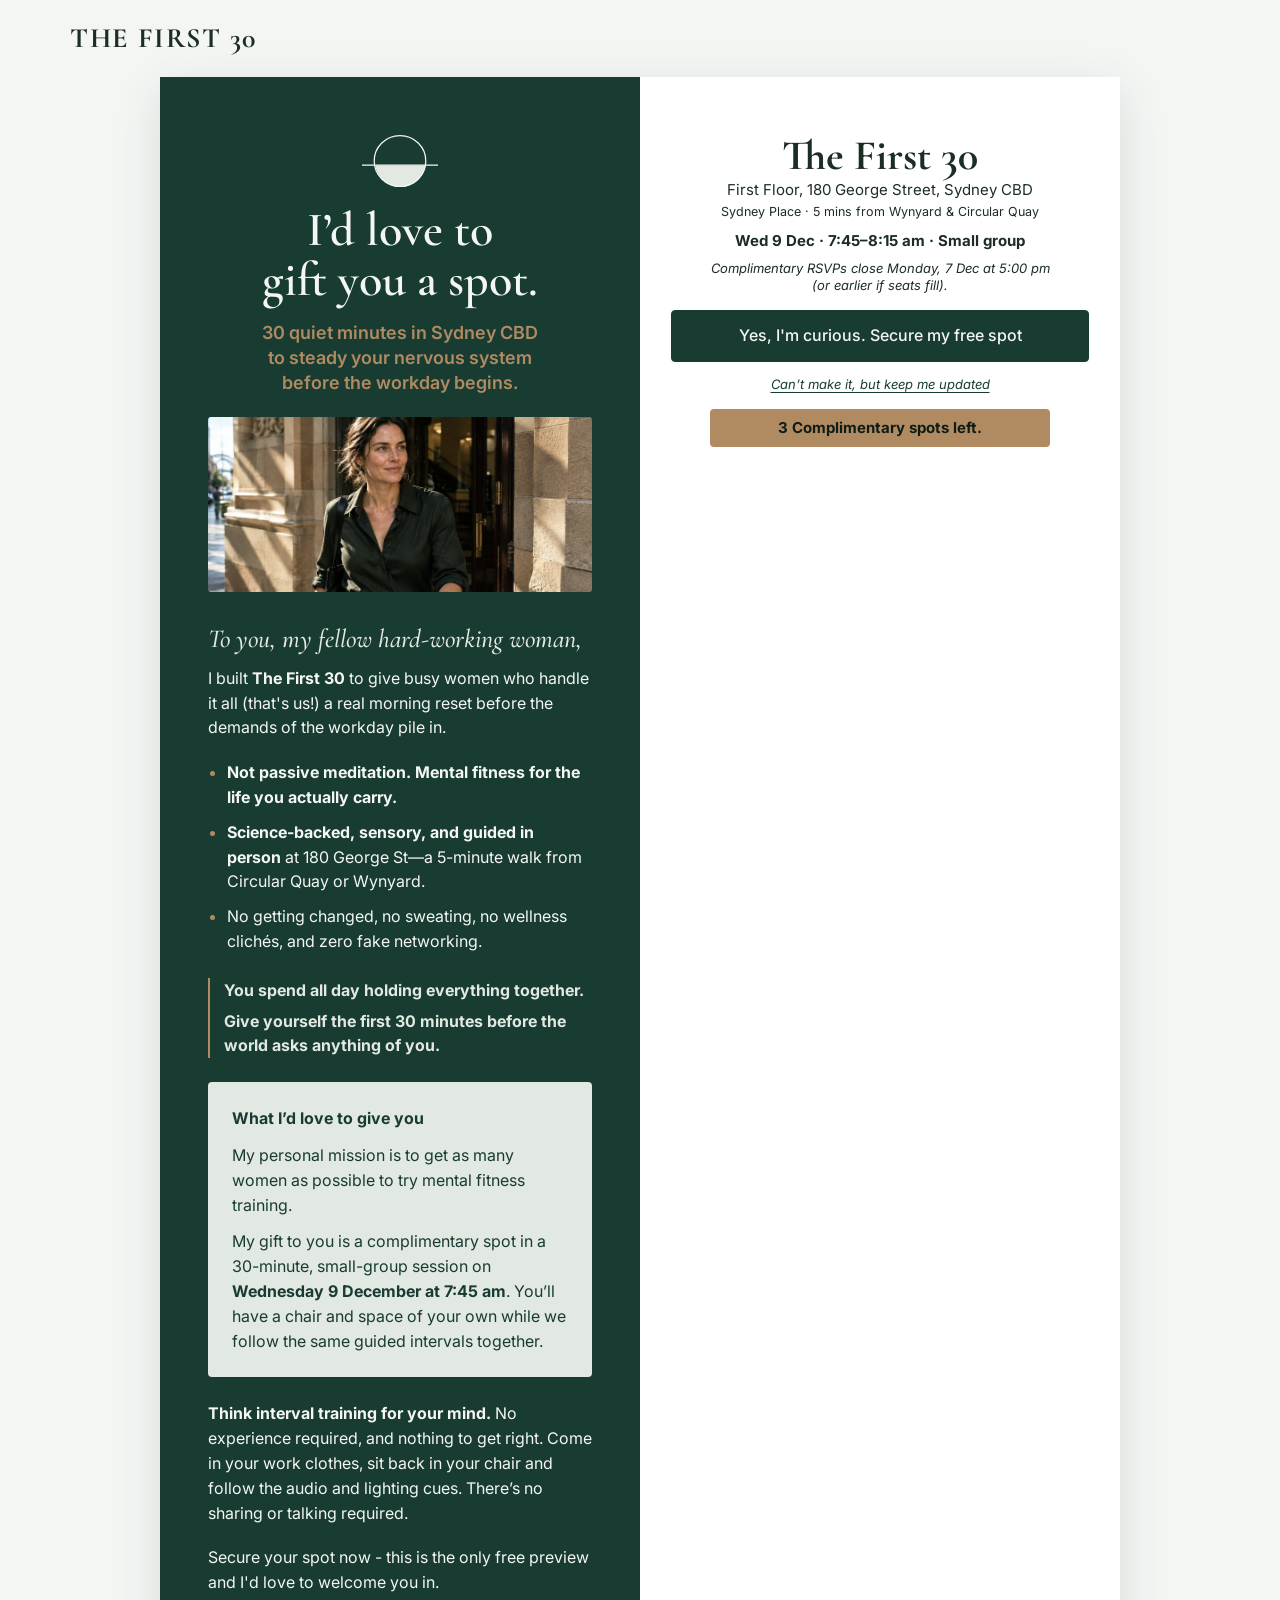
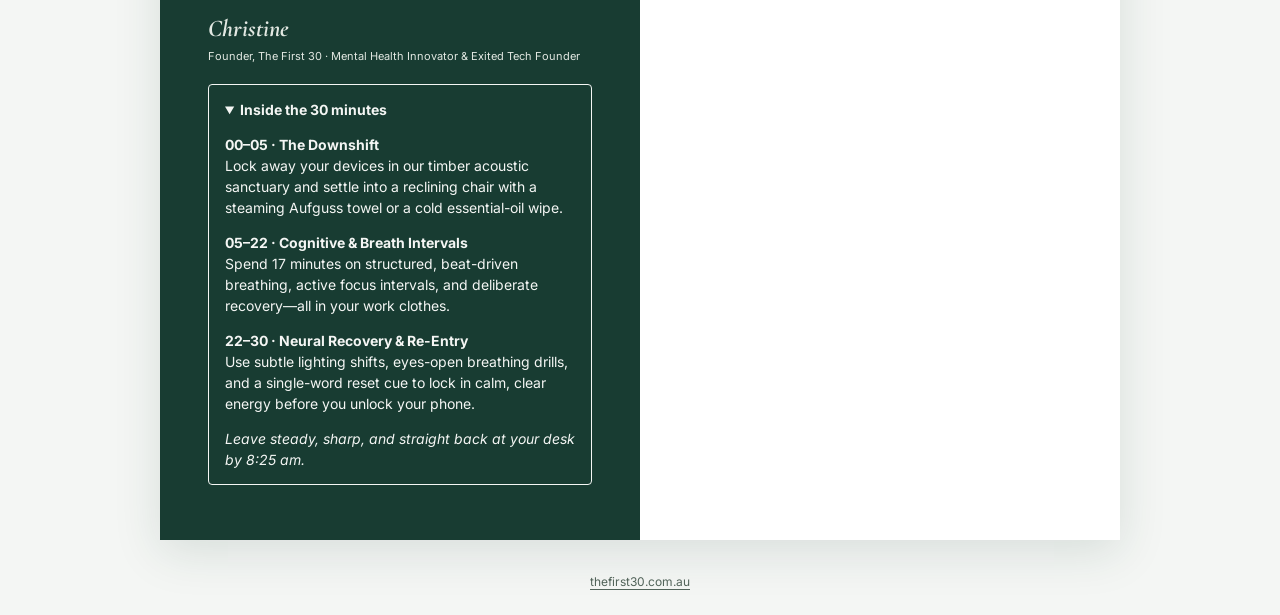
<file: founding-preview/index.html>
<!doctype html>
<html lang="en-AU">
<head>
  <meta charset="utf-8">
  <meta name="viewport" content="width=device-width, initial-scale=1">
  <title>Free 9 December Preview | The First 30</title>
  <link rel="canonical" href="https://thefirst30.com.au/free-preview/">
<meta property="og:type" content="website">
<meta property="og:site_name" content="The First 30">
<meta property="og:title" content="The First 30 | Free 9 Dec Preview (Sydney CBD)">
<meta property="og:description" content="An intimate founding preview for Sydney women carrying the mental load. Join The First 30 for a complimentary 30-minute session on Wednesday 9 December in Sydney CBD.">
<meta property="og:url" content="https://thefirst30.com.au/free-preview/">
<meta property="og:image" content="https://thefirst30.com.au/assets/free-preview-share-1200.jpg">
<meta property="og:image:type" content="image/jpeg">
<meta property="og:image:width" content="1200">
<meta property="og:image:height" content="630">
<meta property="og:image:alt" content="The First 30 guided morning session space with chairs arranged for participants">
<meta name="twitter:card" content="summary_large_image">
<meta name="twitter:title" content="The First 30 | Free 9 Dec Preview (Sydney CBD)">
<meta name="twitter:description" content="An intimate founding preview for Sydney women carrying the mental load. Join The First 30 for a complimentary 30-minute session on Wednesday 9 December in Sydney CBD.">
<meta name="twitter:image" content="https://thefirst30.com.au/assets/free-preview-share-1200.jpg">
<meta name="twitter:image:alt" content="The First 30 guided morning session space with chairs arranged for participants">
  <script>
    window.location.replace('/free-preview/' + window.location.search + window.location.hash);
  </script>
  <noscript><meta http-equiv="refresh" content="0; url=/free-preview/"></noscript>
</head>
<body>
  <p><a href="/free-preview/">Continue to The First 30 free preview</a></p>
</body>
</html>
</file>
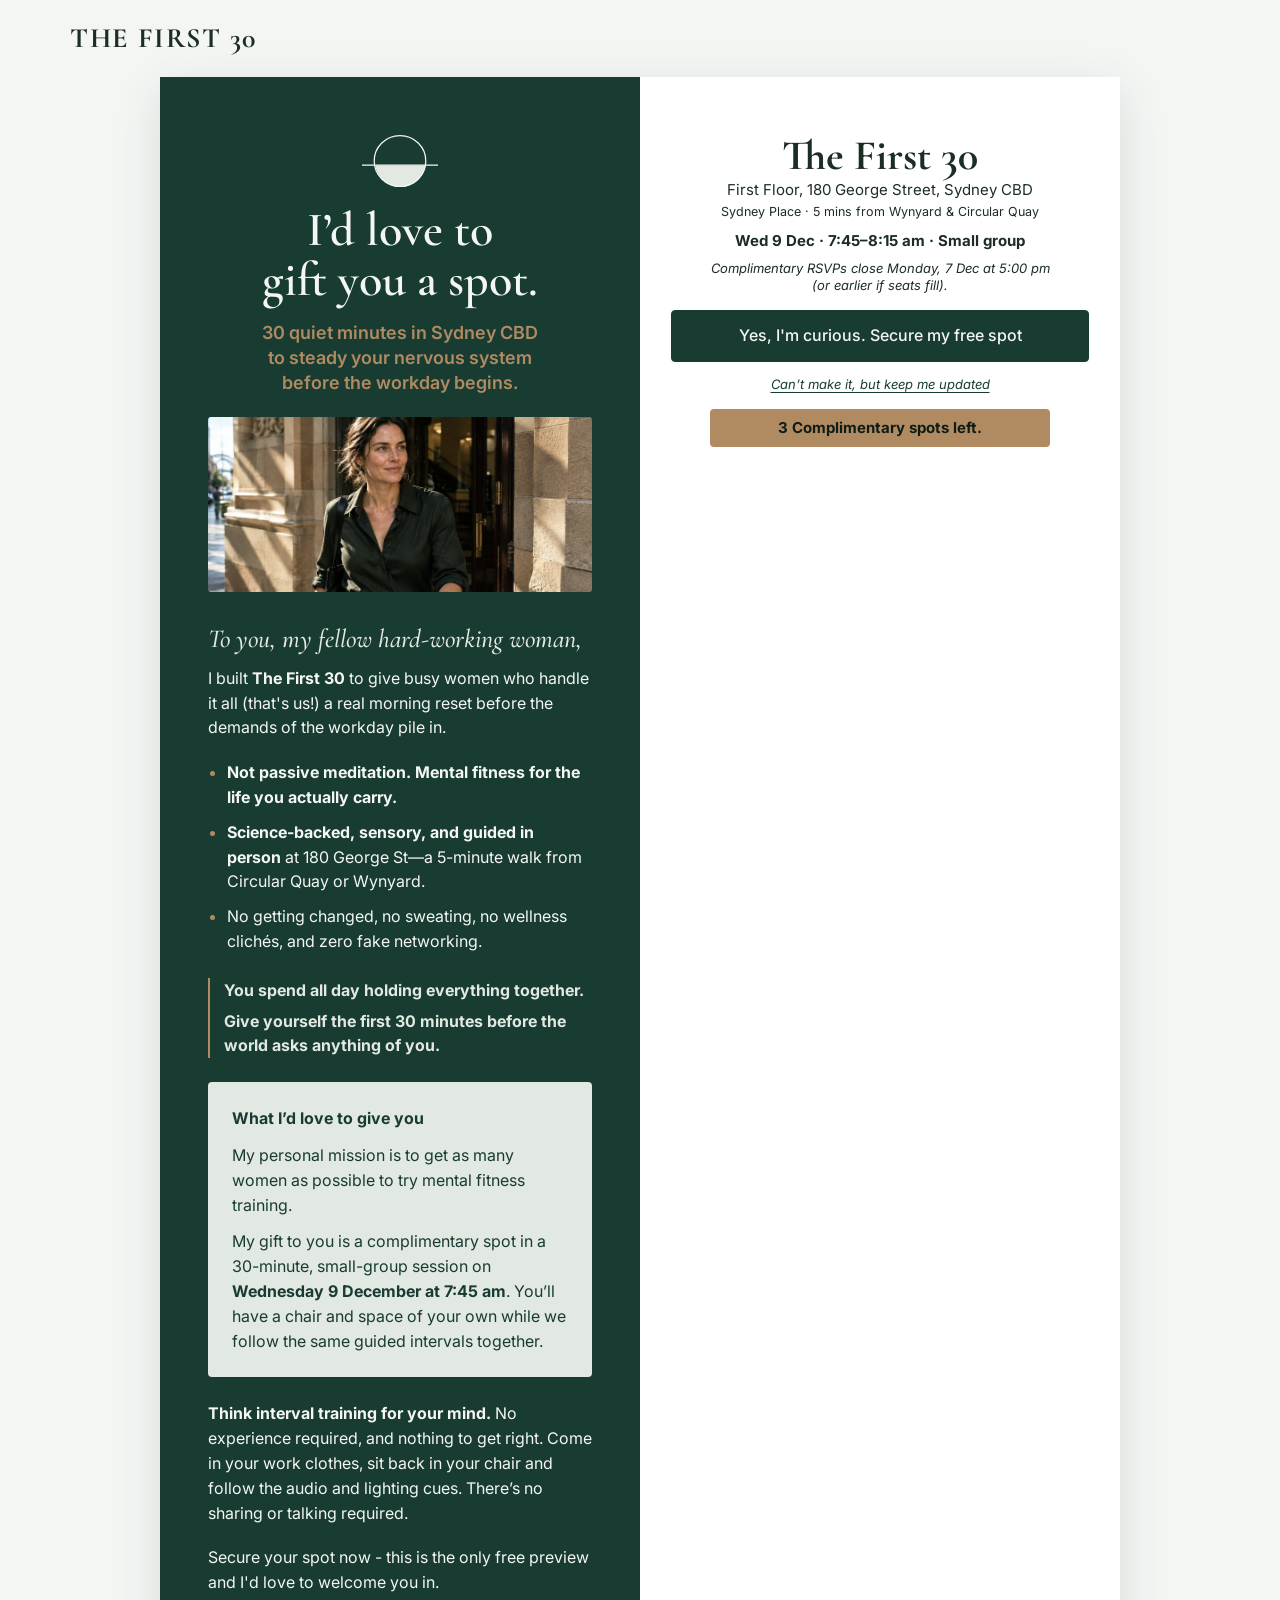
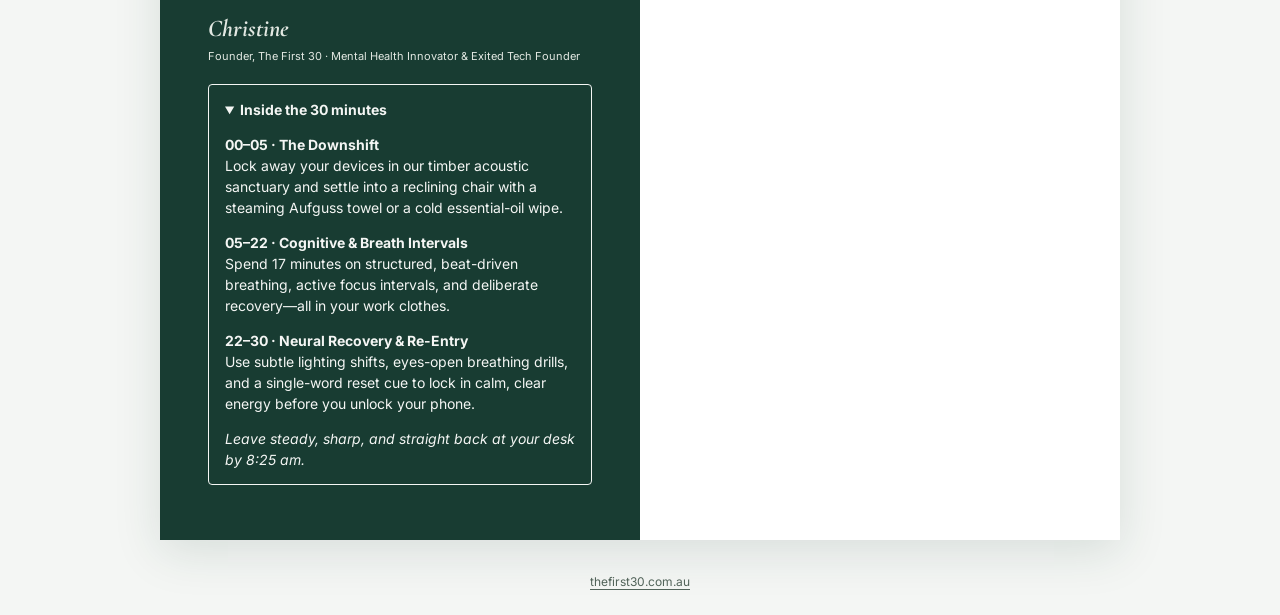
<file: free-preview/index.html>
<!doctype html>
<html lang="en-AU">
<head>
<meta charset="utf-8">
<link rel="icon" href="/favicon.svg" type="image/svg+xml" sizes="any">
<meta name="viewport" content="width=device-width, initial-scale=1">
<title>The First 30 | Free 9 Dec Preview (Sydney CBD)</title>
<meta name="description" content="An intimate founding preview for Sydney women carrying the mental load. Join The First 30 for a complimentary 30-minute session on Wednesday 9 December in Sydney CBD.">
<link rel="canonical" href="https://thefirst30.com.au/free-preview/">
<meta name="author" content="Christine Outram">
<meta property="article:published_time" content="2026-11-23T16:58:04+11:00">
<meta property="og:type" content="website">
<meta property="og:site_name" content="The First 30">
<meta property="og:locale" content="en_AU">
<meta property="og:title" content="The First 30 | Free 9 Dec Preview (Sydney CBD)">
<meta property="og:description" content="An intimate founding preview for Sydney women carrying the mental load. Join The First 30 for a complimentary 30-minute session on Wednesday 9 December in Sydney CBD.">
<meta property="og:url" content="https://thefirst30.com.au/free-preview/">
<meta property="og:image" content="https://thefirst30.com.au/assets/free-preview-share-1200.jpg">
<meta property="og:image:type" content="image/jpeg">
<meta property="og:image:width" content="1200">
<meta property="og:image:height" content="630">
<meta property="og:image:alt" content="The First 30 guided morning session space with chairs arranged for participants">
<meta name="twitter:card" content="summary_large_image">
<meta name="twitter:title" content="The First 30 | Free 9 Dec Preview (Sydney CBD)">
<meta name="twitter:description" content="An intimate founding preview for Sydney women carrying the mental load. Join The First 30 for a complimentary 30-minute session on Wednesday 9 December in Sydney CBD.">
<meta name="twitter:image" content="https://thefirst30.com.au/assets/free-preview-share-1200.jpg">
<meta name="twitter:image:alt" content="The First 30 guided morning session space with chairs arranged for participants">
<link rel="stylesheet" href="https://fonts.googleapis.com/css2?family=Cormorant+Garamond:ital,wght@0,600;0,700;1,500&amp;family=Inter:wght@300;400;500;600;700&amp;display=swap">
<style>
:root {
  --forest: #183c32;
  --olive: #1c2d24;
  --sage: #e2e8e2;
  --paper: #f4f6f4;
  --gold: #b08a61;
  --selected: #606861;
  --serif: "Cormorant Garamond", Georgia, serif;
}
* { box-sizing: border-box; }
[hidden] { display: none !important; }
body { margin: 0; background: var(--paper); color: var(--olive); font: 400 16px/1.6 Inter, sans-serif; }
p, h1, h2 { margin: 0; }
main { width: min(100%, 390px); margin: 0 auto; background: white; }
@media (min-width: 450px) {
  main { margin-block: 32px; box-shadow: 0 12px 44px #183c3220; }
}
.letter { padding: 82px 24px 58px; min-height: 750px; background: var(--forest); color: var(--paper); text-align: center; }
.symbol { position: relative; width: 81px; height: 59.4px; margin: 0 auto; overflow: hidden; }
.symbol img { position: absolute; top: 0; left: 0; }
.symbol .mark { top: 5.8%; left: 3.33%; }
.letter h1, .completion h2 { font: 600 48px/1.2 var(--serif); }
.letter h1 { margin: 14px 0 0; font-size: clamp(34px, 6.5vw, 48px); line-height: 1.05; text-wrap: balance; }
.letter h1 span { white-space: nowrap; }
.accent { color: var(--gold); font-size: 20px; line-height: 1.2; font-weight: 500; }
.letter > .accent { max-width: 38ch; margin: 14px auto 0; font-size: clamp(16px, 2.2vw, 18px); line-height: 1.4; text-wrap: balance; }
.letter > .accent strong { font-weight: 600; }
.message { container-type: inline-size; margin-top: 32px; line-height: 1.3; font-weight: 300; }
.message strong { font-weight: 700; }
.message p + p { margin-top: 20px; }
.message .signature { font: italic 500 24px/1.2 var(--serif); color: var(--sage); }
.message .emphasis { color: var(--sage); font-weight: 600; }
.details { padding: 36px 26px 37px; text-align: center; }
.wordmark { font: 700 42px/1.1 var(--serif); }
.address, .when { font-size: 15px; line-height: 1.4; }
.when { margin-top: 9px; font-weight: 700; }
.actions { display: grid; grid-template-columns: 1fr 1fr; gap: clamp(10px, 6vw, 30px); margin: 15px 5px 0; }
button, input, select, .button { font: inherit; border: 1px solid var(--forest); border-radius: 4px; min-height: 46px; }
button, .button { padding: 8px 11px; background: white; color: var(--forest); font-size: 15px; font-weight: 500; cursor: pointer; text-align: center; }
button[aria-expanded="true"] { background: var(--selected); border-color: var(--selected); color: white; }
button:hover, .button:hover { box-shadow: inset 0 0 0 1px currentColor; }
:focus-visible { outline: 2px solid #8a6541; outline-offset: 3px; }
.panel { position: relative; padding: 25px 30px 46px; }
.rule { position: absolute; inset: 0 26px auto; height: 1px; background: url("[data-uri]") center / contain no-repeat; }
.panel h2 { font: 700 36px/1.15 var(--serif); margin-bottom: 22px; }
.field { display: grid; gap: 5px; margin-bottom: 14px; }
.field input, .field select { width: 100%; padding: 8px 11px; background: white; color: var(--olive); }
.decline-fields { margin-top: 22px; }
.attend { padding-inline: clamp(25px, 10vw, 39px); }
.form-error { margin: 12px 0 0; color: #8b2e21; font-size: 14px; }
.help { margin: 8px 0 16px; font-size: 13px; line-height: 1.5; }
.check { display: flex; align-items: flex-start; gap: 8px; font-size: 14px; }
.check input { min-height: auto; width: 18px; height: 18px; flex: none; accent-color: var(--forest); }
.submit { width: 100%; margin-top: 8px; background: #30443a; border-color: #30443a; color: white; }
.submit-gold { display: block; width: min(226px, 100%); min-height: 55px; margin: 31px auto 0; background: var(--gold); border-color: var(--gold); color: #172c23; }
.completion { min-height: 777px; padding: 65px 40px 46px; text-align: center; color: var(--forest); }
.completion .symbol { width: 120px; height: 88px; }
.completion h2 { color: var(--selected); }
.completion .accent { margin-top: 11px; color: #80603f; }
.confirmation-note { margin-top: 20px; font-size: 14px; color: #4a6056; }
.completion .intro { margin: 24px 0; }
.share { margin-top: 50px; padding: 20px 14px; background: var(--sage); border: 1px solid #30443a55; border-radius: 4px; }
.share p { margin-bottom: 15px; font-size: 15px; overflow-wrap: anywhere; }
.status { min-height: 1.25em; font-size: 13px; }
[data-rsvp-back] { display: block; margin: 16px auto 0; }
.text-button { border: 0; text-decoration: underline; }
.decline-fields h3 { margin: 0 0 14px; font: 700 26px/1.15 var(--serif); }
.share textarea { width: 100%; min-height: 9em; padding: 10px; font: inherit; font-size: 14px; }
#decline-confirmation .share { margin-top: 20px; }
.form-error:empty { margin: 0; }
@media (min-width: 850px) {
  main { width: min(960px, calc(100% - 64px)); }
  #invitation { display: grid; grid-template-columns: 1fr 1fr; }
  .letter { min-height: 680px; padding: 55px 48px; }
  .details { padding-top: 56px; }
  .completion { min-height: 620px; max-width: 520px; margin-inline: auto; }
}
.session-hint { margin: 19px auto 0; max-width: 390px; color: var(--paper); text-align: left; font-size: 14px; font-weight: 400; line-height: 1.5; }
.invite-photo { display: block; width: 100%; max-width: 390px; height: clamp(120px, 17vw, 175px); margin: 22px auto 0; object-fit: cover; object-position: center 32%; border-radius: 3px; }
@media (max-width: 849px) {

  .rsvp-column .details { padding: 12px 14px; }
  .rsvp-column .wordmark { font-size: 32px; }
  .rsvp-column .actions { margin-top: 9px; }
  .rsvp-column .when { margin-top: 4px; }
  .rsvp-column .actions button { font-size: 13px; }
  #invitation.rsvp-step { display: block; padding-bottom: 0; }
  #invitation.rsvp-step .letter { display: none; }
  #invitation.rsvp-step .rsvp-column { min-height: 100dvh; }
}
.session-hint summary { cursor: pointer; width: fit-content; margin-inline: auto; font-weight: 500; }
.session-hint { background: var(--forest); border: 1px solid var(--paper); padding: 14px 16px; border-radius: 4px; }
.session-hint[open] summary { margin-inline: 0; font-weight: 700; }
.session-hint p, .session-hint p + p { margin-top: 14px; }
.confetti { position: fixed; z-index: 6; bottom: 0; left: 50%; transform: translateX(-50%); width: min(100%, 960px); height: 96px; overflow: hidden; pointer-events: none; }
@media (max-width: 849px) { .confetti { bottom: var(--rsvp-bar-height, 180px); } }
.confetti span { position: absolute; top: 0; width: 6px; height: 9px; background: var(--color); animation: confetti-fall 1.15s var(--delay) ease-out both; }
@keyframes confetti-fall {
  from { transform: translateY(-12px) rotate(0); opacity: 0; }
  18% { opacity: 1; }
  to { transform: translate(var(--drift), 91px) rotate(260deg); opacity: 0; }
}
main { position: relative; }
@media (prefers-reduced-motion: reduce) { .confetti { display: none; } }
.invite-header { width: min(1320px, calc(100% - 2 * clamp(22px, 5.5vw, 108px))); margin-inline: auto; height: clamp(74px, 8.5vh, 100px); display: flex; align-items: center; }
.invite-header .brand { font: 700 1.75rem/1.65 var(--serif); color: var(--olive); letter-spacing: .055em; text-decoration: none; white-space: nowrap; }
@media (max-width: 720px) { .invite-header .brand { font-size: 1.5rem; } }
@media (min-width: 450px) { main { margin-top: 0; } }
.message { max-width: 40ch; margin-inline: auto; text-align: left; line-height: 1.55; font-weight: 400; }
.message .salutation { font: italic 500 26px/1.15 var(--serif); color: var(--sage); }
.message .salutation + p { margin-top: 12px; }
.message .invitation-points { margin: 20px 0; padding-inline-start: 1.2em; }
.message .invitation-points li + li { margin-top: 10px; }
.message .invitation-points li::marker { color: var(--gold); }
.message .emphasis { margin-block:24px; border-inline-start:2px solid var(--gold); padding-inline-start:14px; }
.message .emphasis p + p { margin-top:6px; }
.message .invitation-callout { margin-block:24px; padding:clamp(16px,4vw,24px); border-radius:4px; background:var(--sage); color:var(--forest); }
.message .invitation-callout p + p { margin-top:12px; }
.message .founder-role { margin-top: 4px; font-size: 11px; color: var(--sage); }
.studio-link { margin: 0 auto; padding: 0 16px 24px; text-align: center; font-size: 12px; color: #52645a; }
.actions { display: flex; flex-direction: column; gap: 12px; }
.actions #will-attend { width: 100%; min-height: 52px; font-size: 16px; }
.actions #cant-make-it { align-self: center; color: var(--forest); font-size: 13px; text-underline-offset: 3px; }
@media (max-width: 849px) {
  #invitation:not(.rsvp-step) .details {
    position: fixed;
    z-index: 5;
    inset: auto 0 0;
    width: min(100%, 390px);
    margin-inline: auto;
    padding: 16px 14px calc(14px + env(safe-area-inset-bottom));
    background: white;
    box-shadow: 0 -5px 24px #183c3226;
  }
  #invitation:not(.rsvp-step) .actions { margin: 16px 0 0; gap: 8px; }
  #invitation.rsvp-compact:not(.rsvp-step) .details {
    padding-block: 5px calc(5px + env(safe-area-inset-bottom));
  }
  #invitation.rsvp-compact:not(.rsvp-step) .details > :not(.actions, .when) { display: none; }
  #invitation.rsvp-compact:not(.rsvp-step) .when { margin: 0 0 5px; font-size: 13px; }
  #invitation.rsvp-compact:not(.rsvp-step) .actions { margin-top: 0; gap: 2px; }
  #invitation.rsvp-compact:not(.rsvp-step) #will-attend { min-height: 44px; }
  #invitation.rsvp-compact:not(.rsvp-step) #cant-make-it { padding: 2px 0; line-height: 1.2; }
  .studio-link { padding-bottom: calc(var(--rsvp-bar-height, 260px) + 24px); }
  main:has(.rsvp-step, #accepted:not([hidden])) + .studio-link { padding-bottom: 24px; }
}
.studio-link a { color: inherit; text-underline-offset: 3px; }
.rsvp-deadline { margin: 9px 0 0; font-size: 13px; line-height: 1.35; text-wrap: balance; }
.rsvp-note { max-width: 340px; margin: 14px auto 0; padding: 9px 12px; border-radius: 4px; background: var(--gold); color: #101d17; line-height: 1.35; }
.rsvp-note strong, .rsvp-note small { display: block; }
.rsvp-note strong { font-size: 15px; }
.rsvp-note small { margin-top: 3px; font-size: 12px; }
.actions #will-attend { background: var(--forest); color: var(--paper); }
.actions #will-attend[aria-expanded="true"] { background: var(--selected); }
</style>
</head>
<body>
<header class="invite-header">
  <a class="brand" href="/" aria-label="The First 30 home">THE FIRST 30</a>
</header>
<main>
  <div id="invitation">
    <header class="letter">
      <div class="symbol" aria-hidden="true">
        <img src="[data-uri]" alt="">
        <img class="mark" id="invitation-mark" src="[data-uri]" alt="">
      </div>
      <h1>I’d love to <span>gift you a spot.</span></h1>
      <p class="accent"><strong>30 quiet minutes in Sydney CBD to steady your nervous system before the workday begins.</strong></p>
      <img class="invite-photo" src="[data-uri]" alt="A woman in work clothes steps through a sunlit city doorway" width="860" height="484">
      <div class="message">
        <p class="salutation">To you, my fellow hard-working woman,</p>
        <p>I built <strong>The First 30</strong> to give busy women who handle it all (that's us!) a real morning reset before the demands of the workday pile in.</p>
        <ul class="invitation-points">
          <li><strong>Not passive meditation. Mental fitness for the life you actually carry.</strong></li>
          <li><strong>Science-backed, sensory, and guided in person</strong> at 180 George St—a 5-minute walk from Circular Quay or Wynyard.</li>
          <li>No getting changed, no sweating, no wellness clichés, and zero fake networking.</li>
        </ul>
        <div class="emphasis">
          <p><strong>You spend all day holding everything together.</strong></p>
          <p><strong>Give yourself the first 30 minutes before the world asks anything of you.</strong></p>
        </div>
        <div class="invitation-callout">
          <p><strong>What I’d love to give you</strong></p>
          <p>My personal mission is to get as many women as possible to try mental fitness training.</p>
          <p>My gift to you is a complimentary spot in a 30-minute, small-group session on <strong>Wednesday 9 December at 7:45 am</strong>. You’ll have a chair and space of your own while we follow the same guided intervals together.</p>
        </div>
        <p><strong>Think interval training for your mind.</strong> No experience required, and nothing to get right. Come in your work clothes, sit back in your chair and follow the audio and lighting cues. There’s no sharing or talking required.</p>
        <p>Secure your spot now - this is the only free preview and I'd love to welcome you in.</p>
        <p class="signature"><strong><em>Christine</em></strong></p>
        <p class="founder-role">Founder, The First 30 · Mental Health Innovator &amp; Exited Tech Founder</p>
        <details class="session-hint" open>
          <summary>Inside the 30 minutes</summary>
          <p><strong>00–05 · The Downshift</strong><br>Lock away your devices in our timber acoustic sanctuary and settle into a reclining chair with a steaming Aufguss towel or a cold essential-oil wipe.</p>
          <p><strong>05–22 · Cognitive &amp; Breath Intervals</strong><br>Spend 17 minutes on structured, beat-driven breathing, active focus intervals, and deliberate recovery—all in your work clothes.</p>
          <p><strong>22–30 · Neural Recovery &amp; Re-Entry</strong><br>Use subtle lighting shifts, eyes-open breathing drills, and a single-word reset cue to lock in calm, clear energy before you unlock your phone.</p>
          <p><em>Leave steady, sharp, and straight back at your desk by 8:25 am.</em></p>
        </details>
      </div>
    </header>
    <div class="rsvp-column">
    <section class="details" aria-label="Event details">
      <p class="wordmark">The First 30</p>
      <p class="address">First Floor, 180 George Street, Sydney CBD<br><small>Sydney Place · 5 mins from Wynyard &amp; Circular Quay</small></p>
      <p class="when"><strong>Wed 9 Dec · 7:45–8:15 am · Small group</strong></p>
      <p class="rsvp-deadline"><em>Complimentary RSVPs close Monday, 7 Dec at 5:00&nbsp;pm<br>(or earlier if seats fill).</em></p>
      <div class="actions">
        <button type="button" id="will-attend" aria-expanded="false" aria-controls="attend">Yes, I'm curious. Secure my free spot</button>
        <a id="cant-make-it" href="#decline" aria-expanded="false" aria-controls="decline"><em>Can’t make it, but keep me updated</em></a>
      </div>
      <p class="rsvp-note"><strong>3 Complimentary spots left.</strong></p>
    </section>
    <section class="panel attend" id="attend" aria-label="Attendance RSVP" hidden>
      <div class="rule" aria-hidden="true"></div>
      <form id="attend-form">
        <label class="field">Full name* <input id="attend-name" name="name" autocomplete="name" required></label>
        <label class="field">Email* <input name="email" type="email" autocomplete="email" required></label>
        <label class="field">Phone number* <input name="phone" type="tel" autocomplete="tel" required></label>
        <p class="help">For your 9 December door code and reminder.</p>
        <label class="check"><input type="checkbox" name="updates"> Send me occasional First 30 updates and free passes. I can opt out anytime.</label>
        <p class="form-error" role="alert"></p>
        <button class="submit-gold" type="button">Lock in my spot</button>
      </form>
      <button type="button" class="text-button" data-rsvp-back>Back</button>
    </section>
    <section class="panel" id="decline" aria-labelledby="decline-title" hidden>
      <div class="rule" aria-hidden="true"></div>
      <form id="decline-form">
        <h2 id="decline-title">No worries at all</h2>
        <label class="field">What works best from here?
          <select id="response" name="response" required>
            <option value="">Select an option</option>
            <option value="updates">Can’t make Dec 9 but keep me in the loop</option>
            <option value="other-times">Can’t do mornings, but keep me in the loop about other times</option>
            <option value="no-follow-up">Not really my thing, thanks for thinking of me.</option>
          </select>
        </label>
        <div class="decline-fields" id="decline-fields" hidden>
          <h3 id="updates-title" hidden>Add your details to stay in the loop</h3>
          <label class="field"><span id="decline-name-label">Name*</span><input name="name" id="decline-name" autocomplete="name"></label>
          <fieldset id="contact-fields" style="border:0;padding:0;margin:0;min-width:0">
            <label class="field">Email* <input name="email" type="email" autocomplete="email" required></label>
            <label class="field">Phone number <input name="phone" type="tel" autocomplete="tel"></label>
          </fieldset>
          <p class="help" id="decline-help"></p>
          <p class="form-error" role="alert"></p>
          <button class="submit" type="button">Send</button>
        </div>
      </form>
      <div id="decline-confirmation" style="text-align:center" hidden>
        <h2 tabindex="-1">Thanks for letting me know!</h2>
        <div id="decline-share">
          <p>Know someone who’d enjoy a 30-minute reset before work? Pass your invite along.</p>
          <div class="share">
            <p id="pass-message">Hey! I got invited to a complimentary founding preview of The First 30 on Wed 9 Dec (7:45–8:15 am) in Sydney CBD. I can’t go, but I thought of you and wanted to pass the invite along. If you’re keen, RSVP here: https://thefirst30.com.au/free-preview/</p>
            <button type="button" id="copy-pass">Copy message</button>
            <p class="status" id="pass-status" role="status" hidden></p>
          </div>
        </div>
      </div>
      <button type="button" class="text-button" data-rsvp-back>Back</button>
    </section>
  </div>
  </div>

  <section class="completion" id="accepted" hidden>
    <div class="symbol" aria-hidden="true"><img src="[data-uri]" alt=""><img class="mark" src="[data-uri]" alt=""></div>
    <h2 tabindex="-1">You’re in!</h2>
    <p class="accent">And you have a plus one.</p>
    <p class="intro">I believe that life is more fun when you bring someone along.<br>Text this to someone who deserves a 30-minute de-stress.</p>
    <div class="share">
      <p id="friend-message">Hey! I got invited to a complimentary 30-minute founding preview of The First 30 on Wed 9 Dec (7:45–8:15 am) in Sydney CBD. I have a plus one. Want to come with me? RSVP here: https://thefirst30.com.au/free-preview/</p>
      <button type="button" id="copy">Copy message</button>
      <p class="status" id="copy-status" role="status" hidden></p>
    </div>
    <p class="confirmation-note">I’ll email you the details before the preview.<br>See you 9 December at 7:45 am.<br>First floor, 180 George Street, Sydney CBD</p>
    <button type="button" class="text-button" data-rsvp-back>Back</button>
  </section>
</main>
<footer class="studio-link"><a href="https://thefirst30.com.au/" target="_blank" rel="noopener">thefirst30.com.au</a></footer>
<script>
const byId = (id) => document.getElementById(id);
const invitation = byId('invitation');

function celebrateInvitation() {
  if (window.matchMedia('(prefers-reduced-motion: reduce)').matches) return;
  const card = invitation.closest('main');
  const confetti = document.createElement('div');
  confetti.className = 'confetti';
  confetti.setAttribute('aria-hidden', 'true');
  const colors = ['#b08a61', '#789884', '#d1af7a', '#456d5a'];
  for (let i = 0; i < 22; i += 1) {
    const piece = document.createElement('span');
    piece.style.left = (5 + Math.random() * 90) + '%';
    piece.style.setProperty('--drift', (Math.random() * 46 - 23) + 'px');
    piece.style.setProperty('--delay', (Math.random() * 0.32) + 's');
    piece.style.setProperty('--color', colors[i % colors.length]);
    confetti.append(piece);
  }
  card.append(confetti);
  window.setTimeout(() => confetti.remove(), 1600);
}
const rsvpBar = invitation.querySelector('.details');
const compactRsvpOnScroll = () => invitation.classList.toggle('rsvp-compact', window.scrollY > 24);
window.addEventListener('scroll', compactRsvpOnScroll, { passive: true });
window.addEventListener('pageshow', compactRsvpOnScroll);
compactRsvpOnScroll();
const setRsvpBarHeight = () => {
  document.documentElement.style.setProperty('--rsvp-bar-height', rsvpBar.offsetHeight + 'px');
};
setRsvpBarHeight();
new ResizeObserver(setRsvpBarHeight).observe(rsvpBar);
celebrateInvitation();
const rsvpEndpoint = 'https://script.google.com/a/macros/startupwithchristine.com/s/AKfycbzS0xMu3xWIeYDS08jpvy1mUJtgQMbczuErwrTlH8mnsBfSe1IYPMHgQ3kSfhhRbHUL/exec';
const incomingReferral = new URLSearchParams(location.search).get('ref') || '';
const panels = { attend: byId('attend'), decline: byId('decline') };
const choices = { attend: byId('will-attend'), decline: byId('cant-make-it') };
const declineForm = byId('decline-form');
const declineConfirmation = byId('decline-confirmation');
const response = byId('response');
const declineFields = byId('decline-fields');
const contactFields = byId('contact-fields');

function selectBranch(branch) {
  for (const name of Object.keys(panels)) {
    const selected = name === branch;
    panels[name].hidden = !selected;
    choices[name].setAttribute('aria-expanded', String(selected));
  }
  byId('invitation-mark').src = branch === 'decline' ? '[data-uri]' : '[data-uri]';
  if (branch === 'attend') {
    byId('attend-name').focus();
  } else if (branch === 'decline' && declineForm.hidden) {
    declineConfirmation.querySelector('h2').focus();
  } else if (branch === 'decline') {
    response.focus();
  }
}

for (const branch of Object.keys(choices)) {
  choices[branch].addEventListener('click', (event) => {
    event.preventDefault();
    navigateRsvp(branch);
  });
}

function showResponseFields() {
  const wantsUpdates = ['updates', 'other-times'].includes(response.value);
  declineFields.hidden = !response.value;
  byId('updates-title').hidden = !wantsUpdates;
  contactFields.hidden = !wantsUpdates;
  contactFields.disabled = !wantsUpdates;
  byId('decline-name').required = wantsUpdates;
  byId('decline-name-label').textContent = wantsUpdates ? 'Name*' : 'Name';
  const help = {
    updates: 'For occasional First 30 updates and free passes. Opt out anytime.',
    'other-times': 'I’ll let you know when sessions are available at other times. Opt out anytime.',
    'no-follow-up': 'Just your name so I know not to follow up about an RSVP.'
  };
  byId('decline-help').textContent = help[response.value] || '';
}
response.addEventListener('change', showResponseFields);
showResponseFields();

let rsvpStep = 'invitation';
let invitationScroll = 0;
history.replaceState({...history.state, rsvpStep}, '');

function renderRsvp(step) {
  const wasInvitation = rsvpStep === 'invitation';
  const isMobile = window.matchMedia('(max-width: 849px)').matches;
  if (isMobile && wasInvitation && step !== 'invitation') invitationScroll = window.scrollY;
  rsvpStep = step;
  invitation.classList.toggle('rsvp-step', step !== 'invitation');
  const accepted = byId('accepted');
  accepted.hidden = step !== 'accepted';
  invitation.hidden = !accepted.hidden;

  if (invitation.hidden) {
    window.scrollTo(0, 0);
    accepted.querySelector('h2').focus({ preventScroll: true });
    return;
  }
  const confirmed = step === 'declined';
  declineForm.hidden = confirmed;
  declineConfirmation.hidden = !confirmed;
  showResponseFields();
  selectBranch(step === 'invitation' ? '' : confirmed ? 'decline' : step);
  if (step === 'invitation') {
    choices.attend.focus({ preventScroll: true });
    if (isMobile) window.scrollTo(0, invitationScroll);
  } else if (isMobile) {
    window.scrollTo(0, 0);
  }
}

function navigateRsvp(step) {
  if (step !== rsvpStep) history.pushState({...history.state, rsvpStep: step}, '');
  renderRsvp(step);
}

window.addEventListener('popstate', (event) => renderRsvp(event.state?.rsvpStep || 'invitation'));
document.querySelectorAll('[data-rsvp-back]').forEach((button) => {
  button.addEventListener('click', () => history.back());
});

function connectRsvp(form, complete) {
  const feedback = form.querySelector('.form-error');

  const button = form.querySelector('button');
  let submissionId;

  async function confirm() {
    if (button.disabled) return;
    const invalid = form.querySelector('input:invalid, select:invalid');
    if (invalid) {
      const label = invalid.labels[0].firstElementChild?.tagName === 'SPAN'
        ? invalid.labels[0].firstElementChild.textContent
        : invalid.labels[0].firstChild.textContent;
      const field = label.trim().replace(/\*$/, '');
      feedback.textContent = invalid.validity.typeMismatch
        ? 'Please enter a valid email address.'
        : 'Please fill in ' + field.toLowerCase() + '.';
      invalid.focus();
      return;
    }
    if (!rsvpEndpoint) {
      feedback.textContent = 'We couldn’t submit your RSVP. Please email hello@thefirst30.com.au for help.';
      return;
    }
    feedback.textContent = '';
    button.disabled = true;
    try {
      submissionId ||= crypto.randomUUID();
      const data = new URLSearchParams(new FormData(form));
      if (form.id === 'attend-form') data.set('response', 'attend');
      data.set('submissionId', submissionId);
      data.set('referredBy', incomingReferral);
      const reply = await fetch(rsvpEndpoint, {method: 'POST', body: data, credentials: 'omit'});
      if (!reply.ok) throw new Error('RSVP request failed');
      const result = await reply.json();
      if (!result.ok) throw new Error('RSVP was not saved');
      if (result.referralCode) {
        const link = new URL('/free-preview/', 'https://thefirst30.com.au');
        link.searchParams.set('ref', result.referralCode);
        const message = byId(form.id === 'attend-form' ? 'friend-message' : 'pass-message');
        message.textContent = message.textContent.replace('https://thefirst30.com.au/free-preview/', link.href);
      }
      complete();
      form.reset();
      submissionId = undefined;
    } catch {
      feedback.textContent = 'We couldn’t confirm your RSVP. Please try again.';
    } finally {
      button.disabled = false;
    }
  }

  form.querySelector('button').addEventListener('click', confirm);
  form.addEventListener('submit', (event) => {
    event.preventDefault();
    confirm();
  });
  form.addEventListener('keydown', (event) => {
    if (event.key === 'Enter' && !event.isComposing && event.target.matches('input:not([type="checkbox"])')) {
      event.preventDefault();
      confirm();
    }
  });
  form.addEventListener('input', () => { feedback.textContent = ''; });
}

connectRsvp(byId('attend-form'), () => navigateRsvp('accepted'));
connectRsvp(declineForm, () => {
  navigateRsvp('declined');
});

function connectCopy(buttonId, messageId, statusId) {
  const button = byId(buttonId);
  const message = byId(messageId);
  const status = byId(statusId);
  button.addEventListener('click', async () => {
    const text = message.textContent.trim();
    let copied = false;
    try {
      await navigator.clipboard.writeText(text);
      copied = true;
    } catch {
      const field = document.createElement('textarea');
      field.value = text;
      field.readOnly = true;
      field.setAttribute('aria-label', 'Message to share');
      message.replaceWith(field);
      field.focus();
      field.select();
      field.setSelectionRange(0, text.length);
      try {
        copied = document.execCommand('copy');
      } catch {
        copied = false;
      }
      if (copied) {
        field.replaceWith(message);
        button.focus();
      } else {
        button.hidden = true;
      }
    }
    status.textContent = copied ? 'Copied!' : 'Copy the text above to share the invite.';
    status.hidden = false;
  });
}
connectCopy('copy', 'friend-message', 'copy-status');
connectCopy('copy-pass', 'pass-message', 'pass-status');

</script>
</body>
</html>
</file>
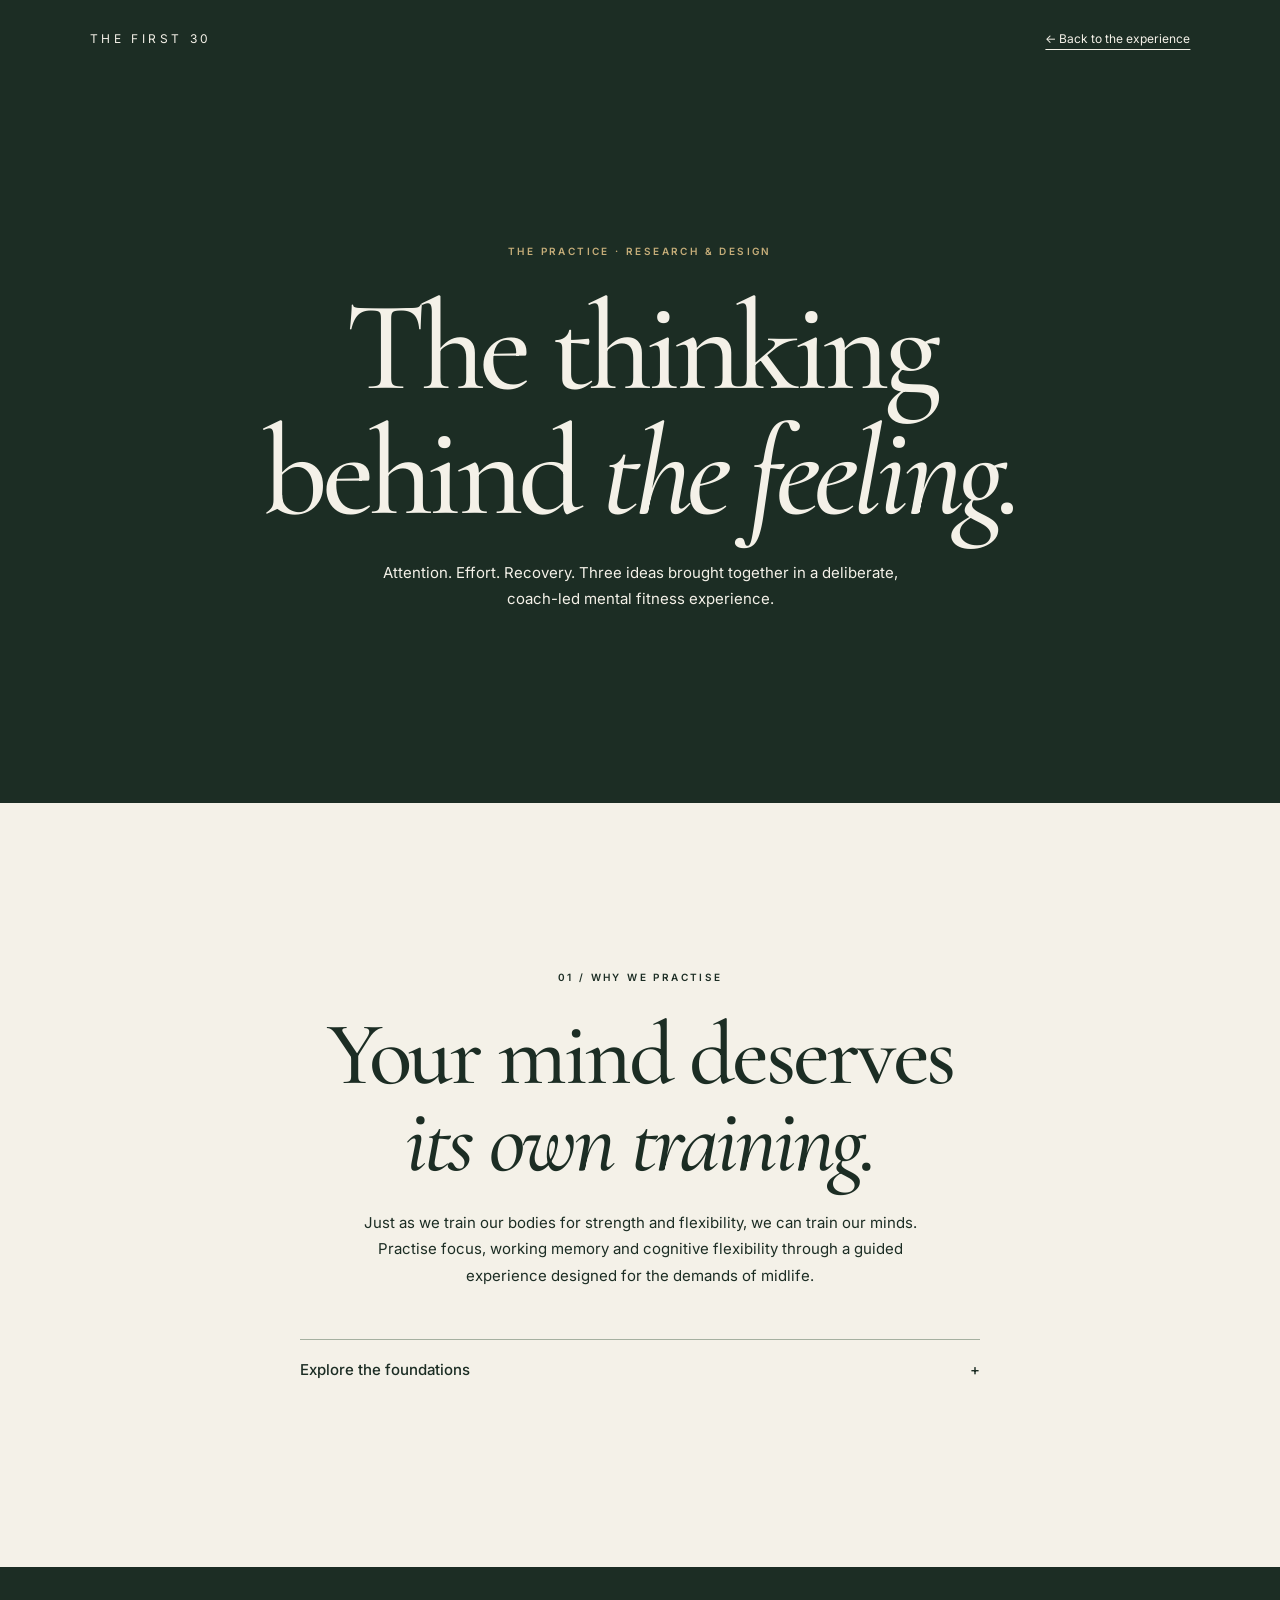
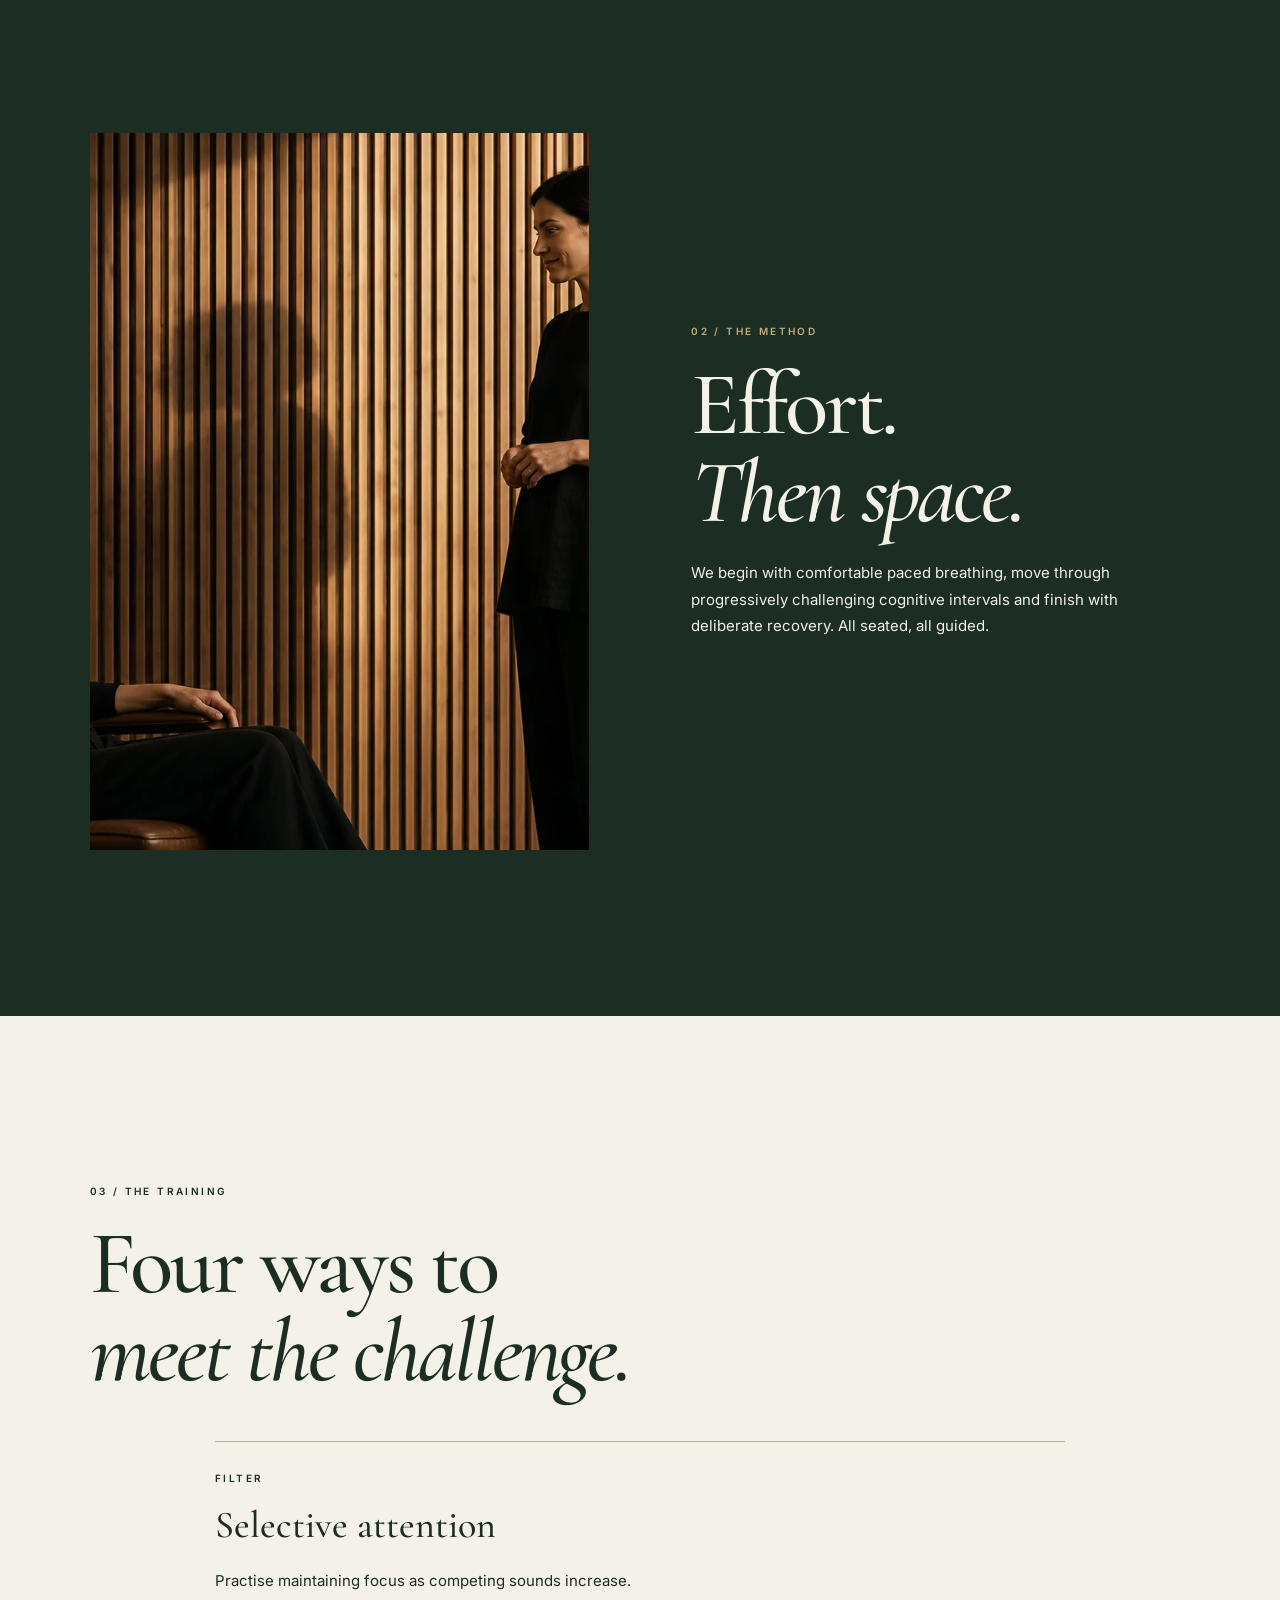
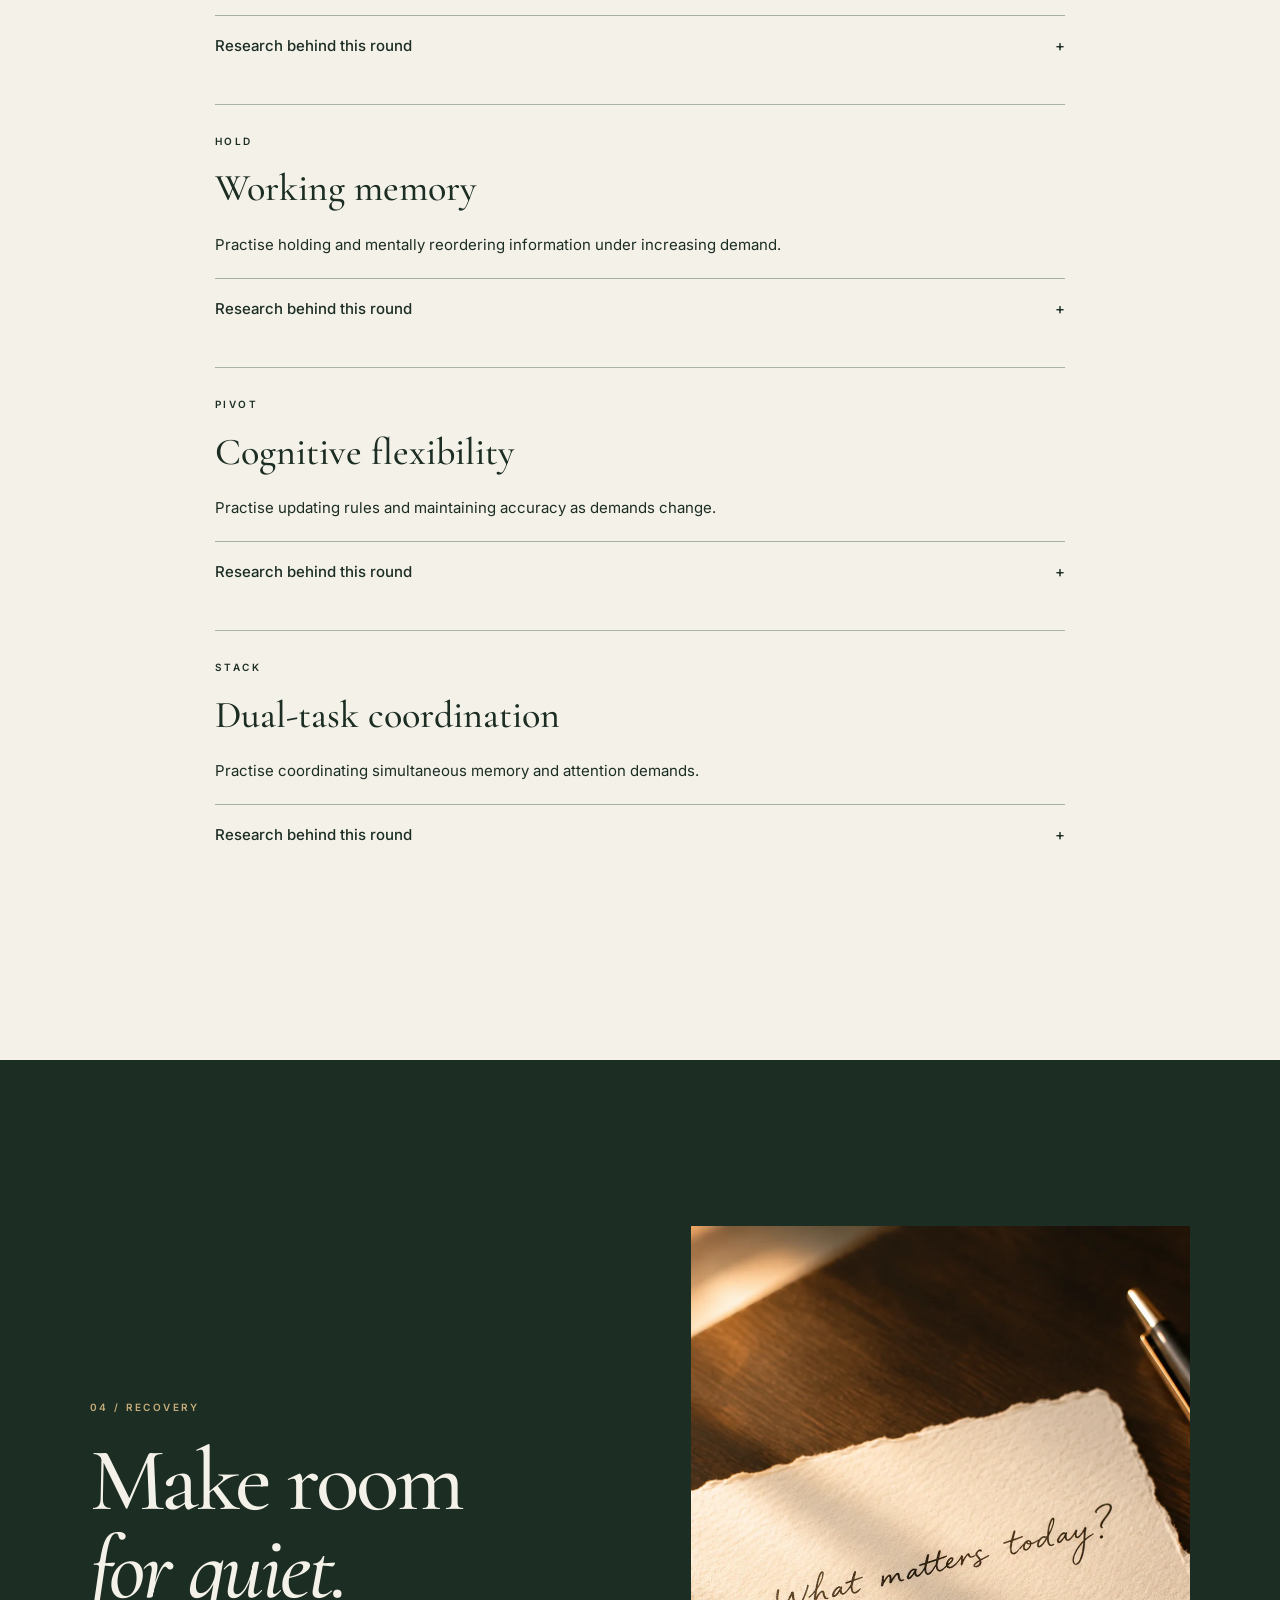
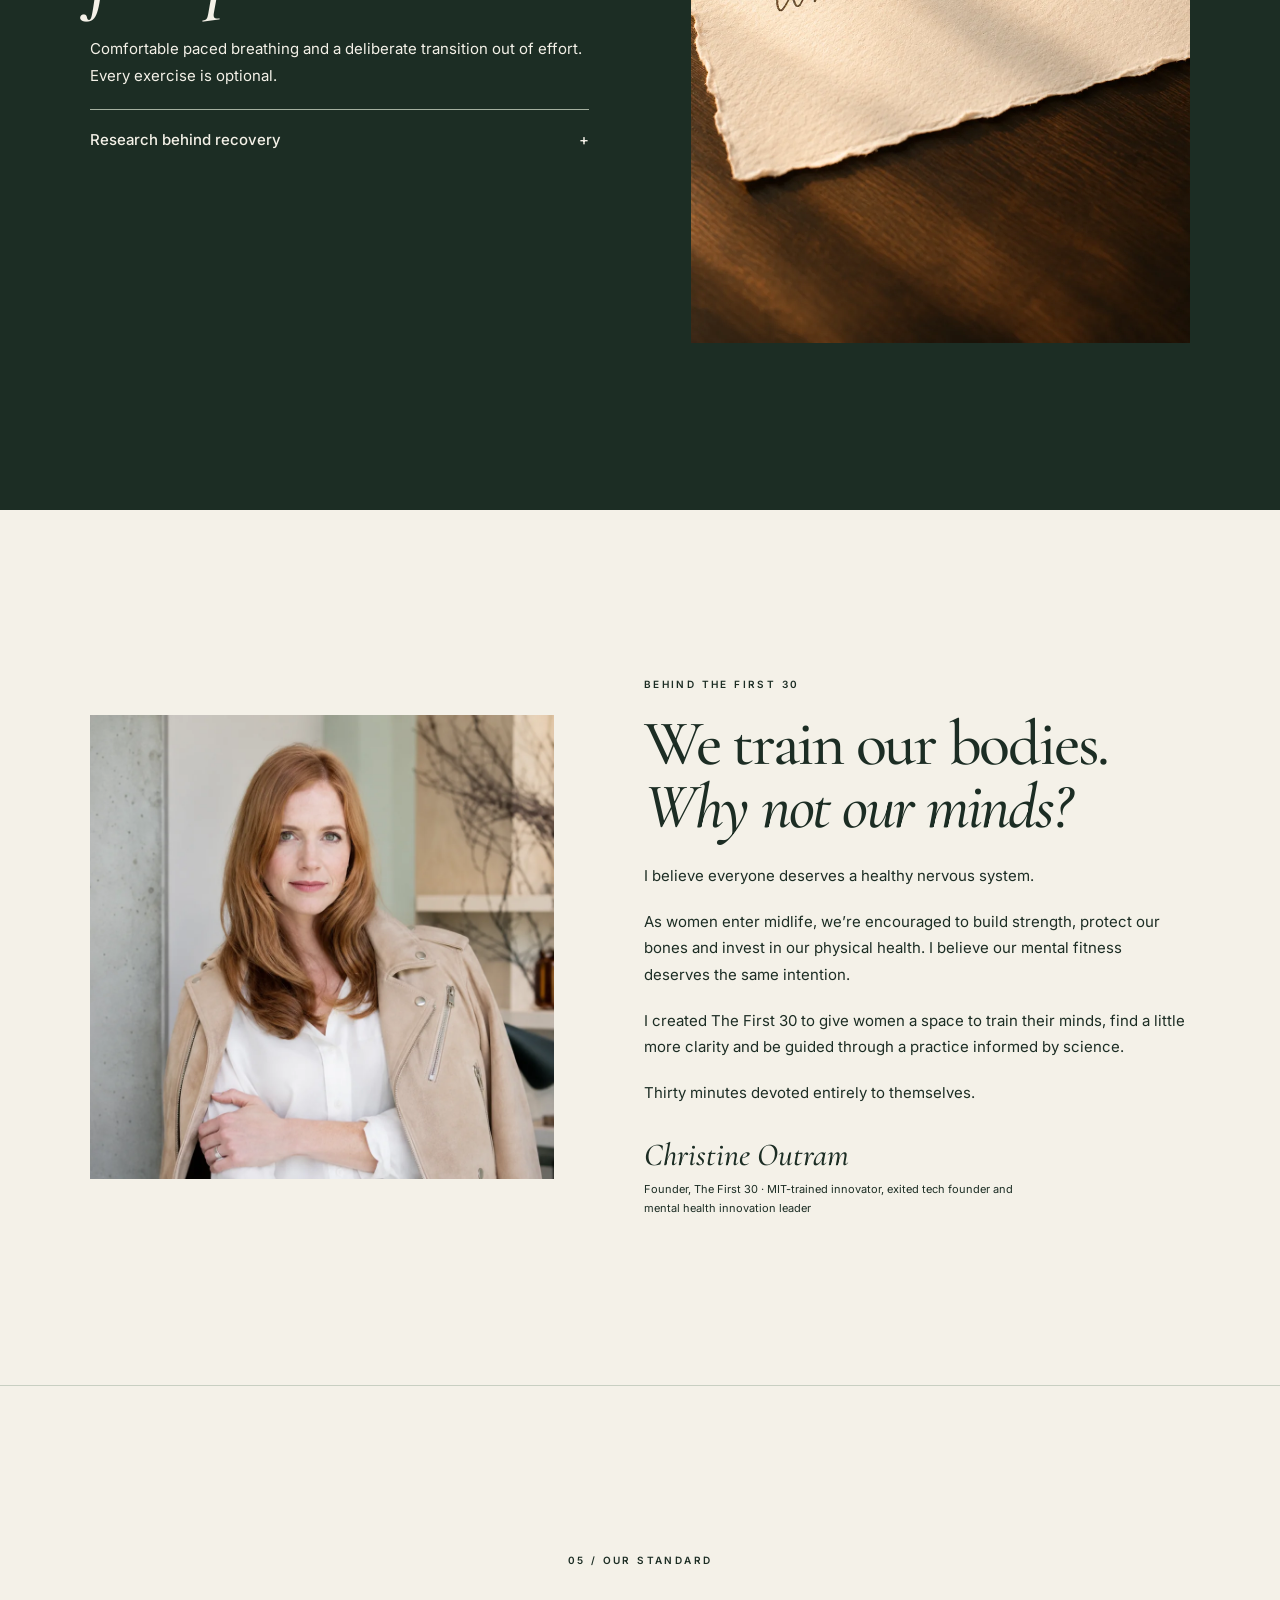
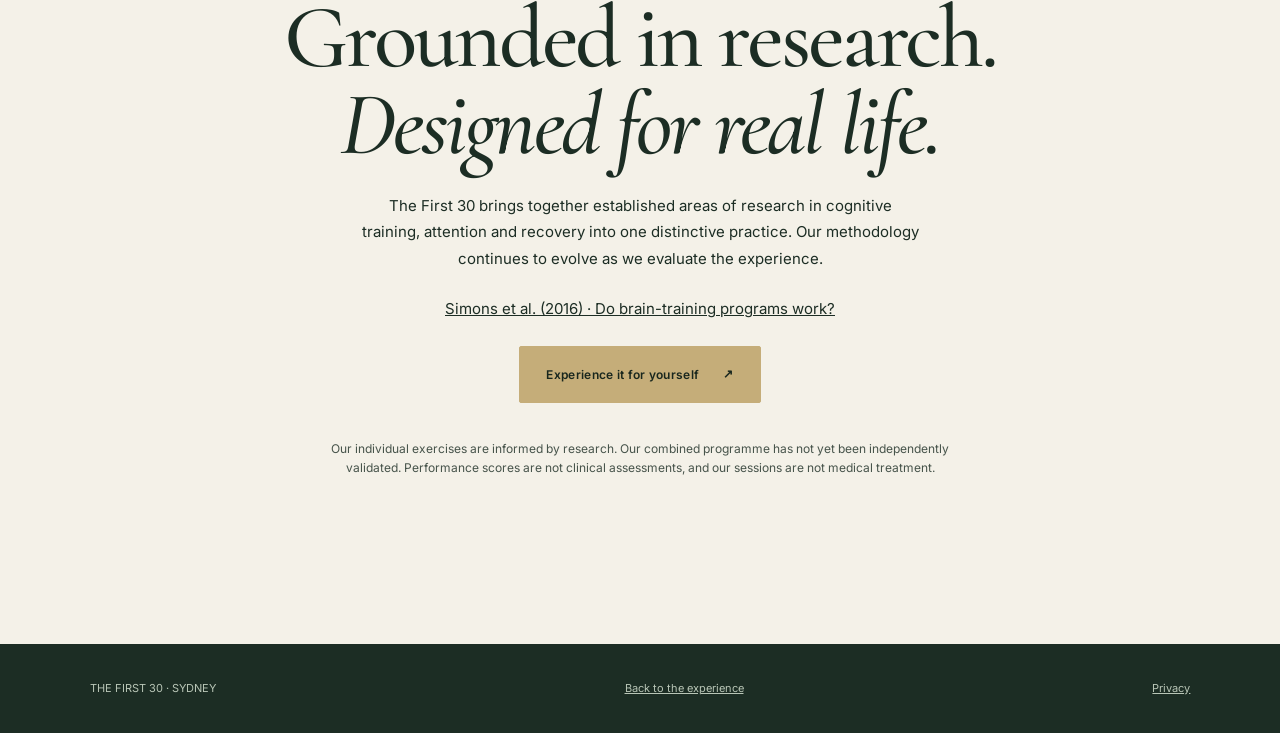
<file: practice/index.html>
<!doctype html><html lang="en"><head><meta charset="utf-8"><meta name="viewport" content="width=device-width,initial-scale=1"><link rel="canonical" href="https://thefirst30.com.au/practice/"><meta name="description" content="Explore the research and practice behind The First 30, a guided mental fitness experience in Sydney."><meta name="theme-color" content="#1c2d24"><title>The Practice — The First 30</title><link rel="icon" href="/favicon.svg"><link rel="preconnect" href="https://fonts.googleapis.com"><link rel="preconnect" href="https://fonts.gstatic.com" crossorigin><link href="https://fonts.googleapis.com/css2?family=Cormorant+Garamond:ital,wght@0,500;0,600;1,500&family=Inter:wght@400;500;600&display=swap" rel="stylesheet"><style>
:root{--forest:#1c2d24;--paper:#f4f1e8;--gold:#c5ad79;--sage:#b8c5b6}*{box-sizing:border-box}html{scroll-behavior:smooth}body{margin:0;background:var(--forest);color:var(--paper);font:400 15px/1.75 Inter,sans-serif}a{color:inherit}a:focus-visible,summary:focus-visible{outline:2px solid var(--gold);outline-offset:6px}h1,h2,h3{font-family:"Cormorant Garamond",Georgia,serif;font-weight:500;line-height:.98;margin:0 0 24px}h1{font-size:clamp(65px,10vw,150px);letter-spacing:-.045em}h2{font-size:clamp(48px,7vw,100px);letter-spacing:-.035em}h3{font-size:38px}p{margin:0 0 20px}.eyebrow{font-size:10px;letter-spacing:.24em;text-transform:uppercase;font-weight:600}.gold{color:var(--gold)}.hero{min-height:100svh;position:relative;display:grid;align-items:end;overflow:hidden;isolation:isolate;background:#26382d url('/assets/own-your-clarity-poster.jpg') center/cover}.hero video{position:absolute;inset:0;width:100%;height:100%;object-fit:cover;z-index:-2}.hero:after{content:"";position:absolute;inset:0;background:linear-gradient(90deg,rgba(13,24,18,.84),rgba(13,24,18,.2)),linear-gradient(0deg,rgba(13,24,18,.76),transparent 70%);z-index:-1}.mast{position:absolute;top:0;left:0;right:0;padding:28px 5vw;display:flex;justify-content:space-between;align-items:center;gap:20px}.brand{font-size:12px;letter-spacing:.3em;text-decoration:none}.mast a:last-child{font-size:11px;text-underline-offset:5px}.hero-copy{padding:130px 7vw 9vh;max-width:1050px}.hero-copy p:not(.eyebrow){max-width:420px;font-size:16px}.button{display:inline-flex;align-items:center;justify-content:center;gap:24px;padding:17px 26px;background:var(--gold);color:#19271e;text-decoration:none;font-size:12px;font-weight:600;letter-spacing:.025em;border:1px solid var(--gold);border-radius:2px;transition:background .2s}.button:hover{background:var(--paper)}.quiet-link{display:inline-block;margin-top:24px;font-size:12px;text-underline-offset:6px}.chapter{padding:clamp(80px,13vw,190px) 7vw}.center{text-align:center}.center p{max-width:560px;margin:0 auto 24px}.paper{background:var(--paper);color:var(--forest)}.split{display:grid;grid-template-columns:1fr 1fr;align-items:center;gap:8vw}.split img{width:100%;height:clamp(350px,56vw,720px);object-fit:cover;display:block}.split .copy{max-width:510px}.image-caption{font-size:10px;letter-spacing:.12em;text-transform:uppercase;margin-top:12px}.ritual{display:grid;grid-template-columns:repeat(3,1fr);gap:22px;margin-top:65px}.ritual img{width:100%;aspect-ratio:4/5;object-fit:cover;display:block;margin-bottom:24px}.ritual h3{margin:10px 0}.ritual p{max-width:280px;font-size:14px}.line{border-top:1px solid #a8b4a2;padding-top:20px}.invite{max-width:700px;margin:auto;text-align:center;border:1px solid #8d997f;padding:clamp(28px,7vw,90px)}.invite p{margin:0 auto 22px}.details{max-width:680px;margin:50px auto 0;text-align:left}details{border-top:1px solid #a5b0a0;padding:17px 0}summary{cursor:pointer;font-weight:500;list-style:none;display:flex;justify-content:space-between;gap:16px}summary:after{content:"+"}details[open] summary:after{content:"−"}details p{font-size:14px;margin:12px 0 0}footer{padding:35px 7vw;display:flex;justify-content:space-between;gap:20px;flex-wrap:wrap;font-size:11px;color:var(--sage)}.reveal{animation:rise 1s ease both}@keyframes rise{from{opacity:0;transform:translateY(16px)}to{opacity:1;transform:none}}@media(max-width:700px){.split,.ritual{grid-template-columns:1fr}.ritual{gap:45px}.ritual img{aspect-ratio:5/4}.hero-copy{padding-bottom:65px}.mast{padding:22px 6vw}.chapter{padding:85px 6vw}.split{gap:40px}.hero:after{background:linear-gradient(0deg,rgba(13,24,18,.9),rgba(13,24,18,.25))}}@media(prefers-reduced-motion:reduce){html{scroll-behavior:auto}.reveal{animation:none}.hero video{display:none}}
[hidden]{display:none!important}#homepage-rsvp{background:#1c2d24;color:#f4f1e8;border:1px solid #a9956d;width:min(540px,calc(100% - 24px));max-height:calc(100dvh - 24px);overflow:auto;padding:clamp(24px,5vw,46px);box-shadow:0 24px 90px #0007}#homepage-rsvp::backdrop{background:#101d17b8;backdrop-filter:blur(6px)}#homepage-rsvp h2{font-size:clamp(42px,8vw,64px);margin:20px 0}#homepage-rsvp h3{font-size:36px}#homepage-rsvp .eyebrow{color:#c5ad79}#homepage-rsvp .rsvp-close{float:right;background:none;color:inherit;border:0;font:inherit;font-size:12px;cursor:pointer}#homepage-rsvp .rsvp-field{display:block;font-size:12px;margin:14px 0}#homepage-rsvp input:not([type=radio]):not([type=checkbox]){display:block;width:100%;padding:12px;background:#ffffff09;border:1px solid #829181;color:inherit;font:inherit;font-size:16px;margin-top:5px;border-radius:0}#homepage-rsvp fieldset{border:0;padding:0;margin:0 0 20px}#homepage-rsvp legend{font-size:11px;color:#c5ad79;margin-bottom:8px}#homepage-rsvp .rsvp-session-option{display:flex;align-items:center;gap:10px;border:1px solid #829181;padding:10px;margin:7px 0;cursor:pointer}#homepage-rsvp .rsvp-session-option:has(input:checked){border-color:#c5ad79;background:#ffffff09}#homepage-rsvp small{display:block;color:#b8c5b6}#homepage-rsvp input{accent-color:#c5ad79}#homepage-rsvp .rsvp-phone-help,#homepage-rsvp .rsvp-privacy,#homepage-rsvp .rsvp-opt-in{font-size:11px;color:#d1d8cc}#homepage-rsvp .rsvp-opt-in{display:flex;gap:8px;align-items:start}#homepage-rsvp button.button{width:100%;cursor:pointer;margin:15px 0}#homepage-rsvp button:disabled{opacity:.65;cursor:wait}#homepage-rsvp [role=alert]{color:#ffcfb8;font-size:13px}#homepage-rsvp [role=alert]:empty{display:none}#homepage-rsvp .rsvp-calendar{font-size:12px;margin:16px 0}#homepage-rsvp .rsvp-share{border-top:1px solid #829181;padding-top:20px;margin-top:24px}#homepage-rsvp :focus-visible{outline:2px solid #c5ad79;outline-offset:3px}.founder{border-bottom:1px solid #c8cfc2}.founder-inner{max-width:1100px;margin:auto;display:grid;grid-template-columns:minmax(0, .85fr) minmax(0,1fr);gap:clamp(30px,7vw,100px);align-items:center}.founder img{display:block;width:100%;height:auto;aspect-ratio:1;object-fit:cover}.founder h2{font-size:clamp(43px,5vw,72px)}.founder-signature{font:italic 500 32px/1.1 "Cormorant Garamond",Georgia,serif;margin:30px 0 8px}.founder-role{font-size:11px;max-width:390px;margin-bottom:0}@media(max-width:700px){.founder-inner{grid-template-columns:1fr}.founder img{max-width:420px}}</style></head><body><nav style="padding:28px 7vw;display:flex;justify-content:space-between;gap:20px"><a class="brand" href="/">THE FIRST 30</a><a class="quiet-link" style="margin:0" href="/">← Back to the experience</a></nav><main><section class="chapter center"><p class="eyebrow gold">The Practice · Research &amp; design</p><h1>The thinking<br>behind <i>the feeling.</i></h1><p>Attention. Effort. Recovery. Three ideas brought together in a deliberate, coach-led mental fitness experience.</p></section><section class="chapter paper center"><p class="eyebrow">01 / Why we practise</p><h2>Your mind deserves<br><i>its own training.</i></h2><p>Just as we train our bodies for strength and flexibility, we can train our minds. Practise focus, working memory and cognitive flexibility through a guided experience designed for the demands of midlife.</p><div class="details"><details><summary>Explore the foundations</summary><p><a href="https://doi.org/10.1007/s11065-024-09649-z">Zhu et al. (2025) · Cognitive training during midlife</a> — a meta-analysis supporting the rationale for cognitive training, not a particular session length or frequency.</p><p><a href="https://pubmed.ncbi.nlm.nih.gov/27371161/">Shields et al. (2016) · Acute stress and executive functions</a></p><p><a href="https://pubmed.ncbi.nlm.nih.gov/20438143/">Lim &amp; Dinges (2010) · Sleep deprivation and cognition</a></p><p><a href="https://pubmed.ncbi.nlm.nih.gov/41066270/">2025 systematic review · Cognitive functioning in perimenopause</a> — experiences vary.</p></details></div></section><section class="chapter split"><div><img src="/assets/first-30-guided-session.webp" alt="A guided seated session" loading="lazy"></div><div class="copy"><p class="eyebrow gold">02 / The method</p><h2>Effort.<br><i>Then space.</i></h2><p>We begin with comfortable paced breathing, move through progressively challenging cognitive intervals and finish with deliberate recovery. All seated, all guided.</p></div></section><section class="chapter paper"><p class="eyebrow">03 / The training</p><h2>Four ways to<br><i>meet the challenge.</i></h2><div style="max-width:850px;margin:45px auto 0"><article class="line" style="padding:28px 0"><p class="eyebrow">FILTER</p><h3>Selective attention</h3><p>Practise maintaining focus as competing sounds increase.</p><details><summary>Research behind this round</summary><p><a href="https://pubmed.ncbi.nlm.nih.gov/31436452/">Kattner & Ellermeier (2020) · Auditory distraction training</a></p></details></article><article class="line" style="padding:28px 0"><p class="eyebrow">HOLD</p><h3>Working memory</h3><p>Practise holding and mentally reordering information under increasing demand.</p><details><summary>Research behind this round</summary><p><a href="https://pubmed.ncbi.nlm.nih.gov/25298292/">Karbach & Verhaeghen (2014) · Cognitive training meta-analysis</a></p></details></article><article class="line" style="padding:28px 0"><p class="eyebrow">PIVOT</p><h3>Cognitive flexibility</h3><p>Practise updating rules and maintaining accuracy as demands change.</p><details><summary>Research behind this round</summary><p><a href="https://pubmed.ncbi.nlm.nih.gov/12639695/">Monsell (2003) · Task switching</a></p></details></article><article class="line" style="padding:28px 0"><p class="eyebrow">STACK</p><h3>Dual-task coordination</h3><p>Practise coordinating simultaneous memory and attention demands.</p><details><summary>Research behind this round</summary><p><a href="https://pubmed.ncbi.nlm.nih.gov/16420143/">Bherer et al. (2005) · Dual-task training</a></p></details></article></div></section><section class="chapter split"><div class="copy"><p class="eyebrow gold">04 / Recovery</p><h2>Make room<br><i>for quiet.</i></h2><p>Comfortable paced breathing and a deliberate transition out of effort. Every exercise is optional.</p><details><summary>Research behind recovery</summary><p><a href="https://pubmed.ncbi.nlm.nih.gov/35623448/">Laborde et al. (2022) · Slow breathing and heart rate variability</a>.</p></details></div><div><img src="/assets/first30-return.webp" alt="Handwritten card reading What matters today?" loading="lazy"></div></section><section class="chapter paper founder"><div class="founder-inner"><img src="/assets/first30-founder.webp" alt="Christine Outram, founder of The First 30" width="1000" height="1000" loading="lazy"><div><p class="eyebrow">Behind The First 30</p><h2>We train our bodies.<br><i>Why not our minds?</i></h2><p>I believe everyone deserves a healthy nervous system.</p><p>As women enter midlife, we’re encouraged to build strength, protect our bones and invest in our physical health. I believe our mental fitness deserves the same intention.</p><p>I created The First 30 to give women a space to train their minds, find a little more clarity and be guided through a practice informed by science.</p><p>Thirty minutes devoted entirely to themselves.</p><p class="founder-signature">Christine Outram</p><p class="founder-role">Founder, The First 30 · MIT-trained innovator, exited tech founder and mental health innovation leader</p></div></div></section><section class="chapter paper center"><p class="eyebrow">05 / Our standard</p><h2>Grounded in research.<br><i>Designed for real life.</i></h2><p>The First 30 brings together established areas of research in cognitive training, attention and recovery into one distinctive practice. Our methodology continues to evolve as we evaluate the experience.</p><p><a href="https://doi.org/10.1177/1529100616661983">Simons et al. (2016) · Do brain-training programs work?</a></p><a class="button" data-rsvp-direct="attend" href="/free-preview/">Experience it for yourself <span aria-hidden="true" style="display:inline-block;font-family:Arial,sans-serif;font-variant-emoji:text">↗&#xFE0E;</span></a><p style="font-size:12px;line-height:1.6;opacity:.8;max-width:620px;margin:36px auto 0">Our individual exercises are informed by research. Our combined programme has not yet been independently validated. Performance scores are not clinical assessments, and our sessions are not medical treatment.</p></section></main><footer><span>THE FIRST 30 · SYDNEY</span><a href="/">Back to the experience</a><a href="/privacy/">Privacy</a></footer><dialog id="homepage-rsvp" aria-labelledby="homepage-rsvp-title">
<button type="button" class="rsvp-close" data-rsvp-close>Close ×</button>
<p class="eyebrow">THE FIRST 30</p>
<h2 id="homepage-rsvp-title">A place for you.</h2>
<p id="homepage-rsvp-description">Choose when you would like to experience The First 30.</p>
<form>
<fieldset class="rsvp-session-choices" hidden><legend>Session</legend><input type="radio" name="session" value="attend" checked><input type="radio" name="session" value="january"></fieldset><p class="rsvp-date" style="border-block:1px solid #829181;padding:12px 0;color:#e5d6b5;font-size:14px"></p>
<label class="rsvp-field">Full name *<input name="name" autocomplete="name" required></label>
<label class="rsvp-field">Email *<input name="email" type="email" autocomplete="email" required></label>
<label class="rsvp-field"><span class="rsvp-phone-label">Phone number *</span><input name="phone" type="tel" autocomplete="tel" required></label>
<p class="rsvp-phone-help">For your 9 December door code and reminder.</p>
<label class="rsvp-opt-in"><input name="updates" type="checkbox"> <span>Send me occasional First 30 updates and free passes. I can opt out anytime.</span></label>
<p class="rsvp-priority-consent" hidden>By joining, you're signing up for occasional First 30 updates and free passes. You can opt out anytime.</p>
<p role="alert"></p>
<a class="rsvp-email-fallback" href="mailto:hello@thefirst30.com.au" hidden>Contact us by email</a>
<button type="submit" class="button">Reserve my place</button><p class="rsvp-alternate" style="text-align:center;font-size:12px;margin:0 0 18px"><button type="button" style="background:none;border:0;color:#d1d8cc;text-decoration:underline;text-underline-offset:3px;font:inherit;cursor:pointer;padding:8px"></button></p>
<p class="rsvp-privacy">See our <a href="/privacy/" target="_blank" rel="noopener">privacy policy</a>.</p>
</form>
<div class="rsvp-success" hidden><h3 tabindex="-1"></h3><p class="rsvp-success-text"></p><div class="rsvp-calendar" hidden><a class="quiet-link" target="_blank" rel="noopener" href="https://calendar.google.com/calendar/render?action=TEMPLATE&amp;text=The%20First%2030%20Founding%20Preview&amp;dates=20261208T204500Z%2F20261208T211500Z&amp;location=Level%201%2C%20180%20George%20Street%2C%20Sydney&amp;details=Doors%20open%207%3A35%20am%20Sydney%20time">Add to Google Calendar <span aria-hidden="true" style="display:inline-block;font-family:Arial,sans-serif;font-variant-emoji:text">↗&#xFE0E;</span></a> · <a target="_blank" rel="noopener" href="https://outlook.live.com/calendar/0/deeplink/compose?subject=The%20First%2030%20Founding%20Preview&amp;startdt=2026-12-08T20%3A45%3A00Z&amp;enddt=2026-12-08T21%3A15%3A00Z&amp;location=Level%201%2C%20180%20George%20Street%2C%20Sydney">Outlook <span aria-hidden="true" style="display:inline-block;font-family:Arial,sans-serif;font-variant-emoji:text">↗&#xFE0E;</span></a></div><div class="rsvp-share"><p>And you have a plus one. Invite someone to join you.</p><button type="button" class="button rsvp-copy">Copy invitation message</button><p class="rsvp-share-status" role="status"></p></div></div>
</dialog><script>/* Homepage RSVP: same Apps Script endpoint and payload as the founding invitation. */
(() => {
  const endpoint = "https://script.google.com/a/macros/startupwithchristine.com/s/AKfycbzS0xMu3xWIeYDS08jpvy1mUJtgQMbczuErwrTlH8mnsBfSe1IYPMHgQ3kSfhhRbHUL/exec";
  const dialog = document.getElementById('homepage-rsvp');
  if (!dialog || typeof dialog.showModal !== 'function') return;
  const form = dialog.querySelector('form');
  const title = dialog.querySelector('#homepage-rsvp-title');
  const description = dialog.querySelector('#homepage-rsvp-description');
  const phone = form.elements.phone;
  const email = form.elements.email;
  const name = form.elements.name;
  const submit = form.querySelector('[type=submit]');
  const optIn = form.querySelector('.rsvp-opt-in');
  const phoneLabel = form.querySelector('.rsvp-phone-label');
  const help = form.querySelector('.rsvp-phone-help');
  const priorityConsent = form.querySelector('.rsvp-priority-consent');
  const choices = form.querySelector('.rsvp-session-choices');
  const phoneField = phone.closest('label');
  const fallback = form.querySelector('.rsvp-email-fallback');
  const feedback = form.querySelector('[role=alert]');
  const success = dialog.querySelector('.rsvp-success');
  const successTitle = success.querySelector('h3');
  const successText = success.querySelector('.rsvp-success-text');
  const share = success.querySelector('.rsvp-share');
  const shareStatus = success.querySelector('.rsvp-share-status');
  const sharePrompt = share.querySelector('p');
  const copy = success.querySelector('.rsvp-copy');
  const query = new URLSearchParams(location.search);
  const incomingReferral = query.get('ref') || '';
  const preferredSession = query.get('session') === 'january' ? 'january' : 'attend';
  let mode = 'attend', trigger, submissionId, busy = false, shareMessage = '';
  function setMode(branch) {
    mode = branch;
    const attend = branch === 'attend';
    const newsletter = branch === 'updates';
    title.textContent = newsletter ? 'Stay in the loop.' : 'A place for you.';
    description.textContent = newsletter ? 'Occasional First 30 updates and free passes.' : attend ? 'Your complimentary founding preview.' : 'Your complimentary first session in January.';
    const date = form.querySelector('.rsvp-date');
    date.hidden = newsletter;
    date.textContent = attend ? 'Wednesday 9 December · 7:45–8:15 am · 180 George Street, Sydney' : 'January 2027 · Wednesday mornings · Sydney CBD. Choose your date when bookings open.';
    const alternate = form.querySelector('.rsvp-alternate');
    alternate.hidden = newsletter;
    alternate.querySelector('button').textContent = attend ? 'Can’t make 9 December? Join us in January.' : 'Prefer the 9 December founding preview?';
    choices.hidden = true;
    choices.disabled = newsletter;
    phoneField.hidden = newsletter;
    phone.disabled = newsletter;
    phone.required = !newsletter;
    phoneLabel.textContent = 'Phone number *';
    help.hidden = newsletter;
    help.textContent = attend ? 'For your 9 December door code and reminder.' : 'For when we announce January slots and for your door code on the day.';
    optIn.hidden = newsletter;
    form.elements.updates.disabled = newsletter;
    priorityConsent.hidden = !newsletter;
    submit.textContent = newsletter ? 'Join the newsletter' : attend ? 'Reserve my place' : 'Claim my January pass';
    feedback.textContent = '';
    fallback.hidden = true;
  }
  function open(branch, value, source) {
    if (dialog.open || busy) return;
    trigger = source;
    submissionId = undefined;
    form.reset();
    shareStatus.textContent = '';
    form.hidden = false;
    success.hidden = true;
    description.hidden = false;
    if (branch !== 'updates') form.elements.session.value = branch;
    setMode(branch);
    email.value = value || '';
    dialog.showModal();
    (email.value ? name : email).focus();
  }
  document.querySelectorAll('[data-rsvp-direct]').forEach(link => link.addEventListener('click', event => { event.preventDefault(); open(link.dataset.rsvpDirect === 'january' ? 'january' : 'attend', '', link); }));
  form.querySelector('.rsvp-alternate button').addEventListener('click', () => {
    if (busy) return;
    const branch = mode === 'attend' ? 'january' : 'attend';
    form.elements.session.value = branch;
    submissionId = undefined;
    setMode(branch);
  });
  choices.addEventListener('change', () => {
    if (!busy && !choices.disabled) {
      submissionId = undefined;
      setMode(form.elements.session.value);
    }
  });
  document.querySelectorAll('.homepage-rsvp-start').forEach(start => {
    start.hidden = false;
    const fallback = start.previousElementSibling;
    if (fallback?.matches('.homepage-rsvp-fallback')) fallback.hidden = true;
    start.addEventListener('submit', event => {
      event.preventDefault();
      if (!start.reportValidity()) return;
      if (dialog.open || busy) return;
      const address = start.elements.email.value.trim();
      const lead = new URLSearchParams({email: address, response: 'incomplete', submissionId: crypto.randomUUID(), referredBy: incomingReferral});
      fetch(endpoint, {method:'POST', body:lead, credentials:'omit', keepalive:true}).catch(() => {});
      open(preferredSession, address, start.querySelector('button'));
    });
  });
  document.querySelectorAll('[data-rsvp-shortcut]').forEach(link => {
    link.addEventListener('click', event => {
      const field = document.querySelector('#hero-rsvp-email');
      if (!field) return;
      event.preventDefault();
      field.scrollIntoView({block:'center',behavior:window.matchMedia('(prefers-reduced-motion: reduce)').matches?'auto':'smooth'});
      field.focus({preventScroll:true});
    });
  });
  document.querySelectorAll('[data-rsvp-priority]').forEach(priority => {
    priority.addEventListener('click', event => {
      event.preventDefault();
      open('january', '', priority);
    });
  });
  document.querySelectorAll('[data-rsvp-newsletter]').forEach(link => {
    link.addEventListener('click', event => {
      event.preventDefault();
      open('updates', '', link);
    });
  });
  dialog.querySelectorAll('[data-rsvp-close]').forEach(button => button.addEventListener('click', () => {
    if (!busy) dialog.close();
  }));
  dialog.addEventListener('cancel', event => { if (busy) event.preventDefault(); });
  dialog.addEventListener('close', () => { if (trigger?.isConnected) trigger.focus(); });
  form.addEventListener('input', () => { feedback.textContent = ''; });
  form.addEventListener('submit', async event => {
    event.preventDefault();
    if (busy || !form.reportValidity()) return;
    if (!name.value.trim() || (mode !== 'updates' && !phone.value.trim())) {
      feedback.textContent = 'Please enter your name and phone number.';
      (!name.value.trim() ? name : phone).focus();
      return;
    }
    busy = true;
    choices.disabled = true;
    submit.disabled = true;
    const oldLabel = submit.textContent;
    submit.textContent = 'Saving…';
    feedback.textContent = '';
    try {
      submissionId ||= crypto.randomUUID();
      const data = new URLSearchParams(new FormData(form));
      data.set('name', name.value.trim());
      data.set('email', email.value.trim());
      data.set('phone', mode === 'updates' ? '' : phone.value.trim());
      data.delete('session');
      data.set('response', mode);
      data.set('submissionId', submissionId);
      data.set('referredBy', incomingReferral);
      const reply = await fetch(endpoint, {method:'POST',body:data,credentials:'omit'});
      if (!reply.ok) throw new Error('Request failed');
      const result = await reply.json();
      if (!result.ok) throw new Error('Not saved');
      const attend = mode === 'attend';
      const january = mode === 'january';
      form.hidden = true;
      description.hidden = true;
      success.hidden = false;
      title.textContent = attend ? 'We’ll be waiting for you.' : january ? 'Your January pass is yours.' : 'You’re on the list.';
      successTitle.textContent = attend ? 'See you on 9 December.' : january ? 'Your first January session is complimentary.' : 'We’ll keep you in the loop.';
      successText.textContent = attend ? 'We’ll email you the details before the preview. Doors open at 7:35 am at First Floor, 180 George Street, Sydney CBD.' : january ? 'We’ll email you when January bookings open so you can choose your session. No obligation to continue.' : 'Thanks for joining our newsletter. You can opt out anytime.';
      success.querySelector('.rsvp-calendar').hidden = !attend;
      share.hidden = !(attend || january);
      if (attend || january) {
        const link = new URL('/',location.origin);
        if (january) {
          link.searchParams.set('session','january');
          link.hash = 'invitation';
        }
        if (result.referralCode) link.searchParams.set('ref',result.referralCode);
        sharePrompt.textContent = january ? 'Better together. Invite a friend to claim their own complimentary January session.' : 'And you have a plus one. Invite someone to join you.';
        shareMessage = january
          ? 'Hey! I’ve claimed a complimentary January session at The First 30 — a 30-minute mental fitness session before work in Sydney CBD. Want to come with me? Claim your own complimentary session here: ' + link.href
          : 'Hey! I got invited to a complimentary 30-minute founding preview of The First 30 on Wed 9 Dec (7:45–8:15 am) in Sydney CBD. I have a plus one. Want to come with me? RSVP here: ' + link.href;
      }
      submissionId = undefined;
      form.reset();
      successTitle.focus();
    } catch {
      feedback.textContent = 'We couldn’t save your request. Please try again, or contact us by email.';
      fallback.href = mode === 'january' ? 'mailto:hello@thefirst30.com.au?subject=Complimentary%20January%20pass' : mode === 'updates' ? 'mailto:hello@thefirst30.com.au?subject=Newsletter%20signup' : 'mailto:hello@thefirst30.com.au?subject=December%20preview%20RSVP';
      fallback.hidden = false;
    } finally {
      busy = false;
      choices.disabled = mode === 'updates';
      submit.disabled = false;
      submit.textContent = oldLabel;
    }
  });
  if (preferredSession === 'january' && location.hash === '#invitation') open('january', '', document.querySelector('[data-rsvp-direct="january"]'));
  copy.addEventListener('click', async () => {
    try { await navigator.clipboard.writeText(shareMessage); shareStatus.textContent = 'Copied!'; }
    catch { shareStatus.textContent = shareMessage; }
  });
})();
</script></body></html>
</file>
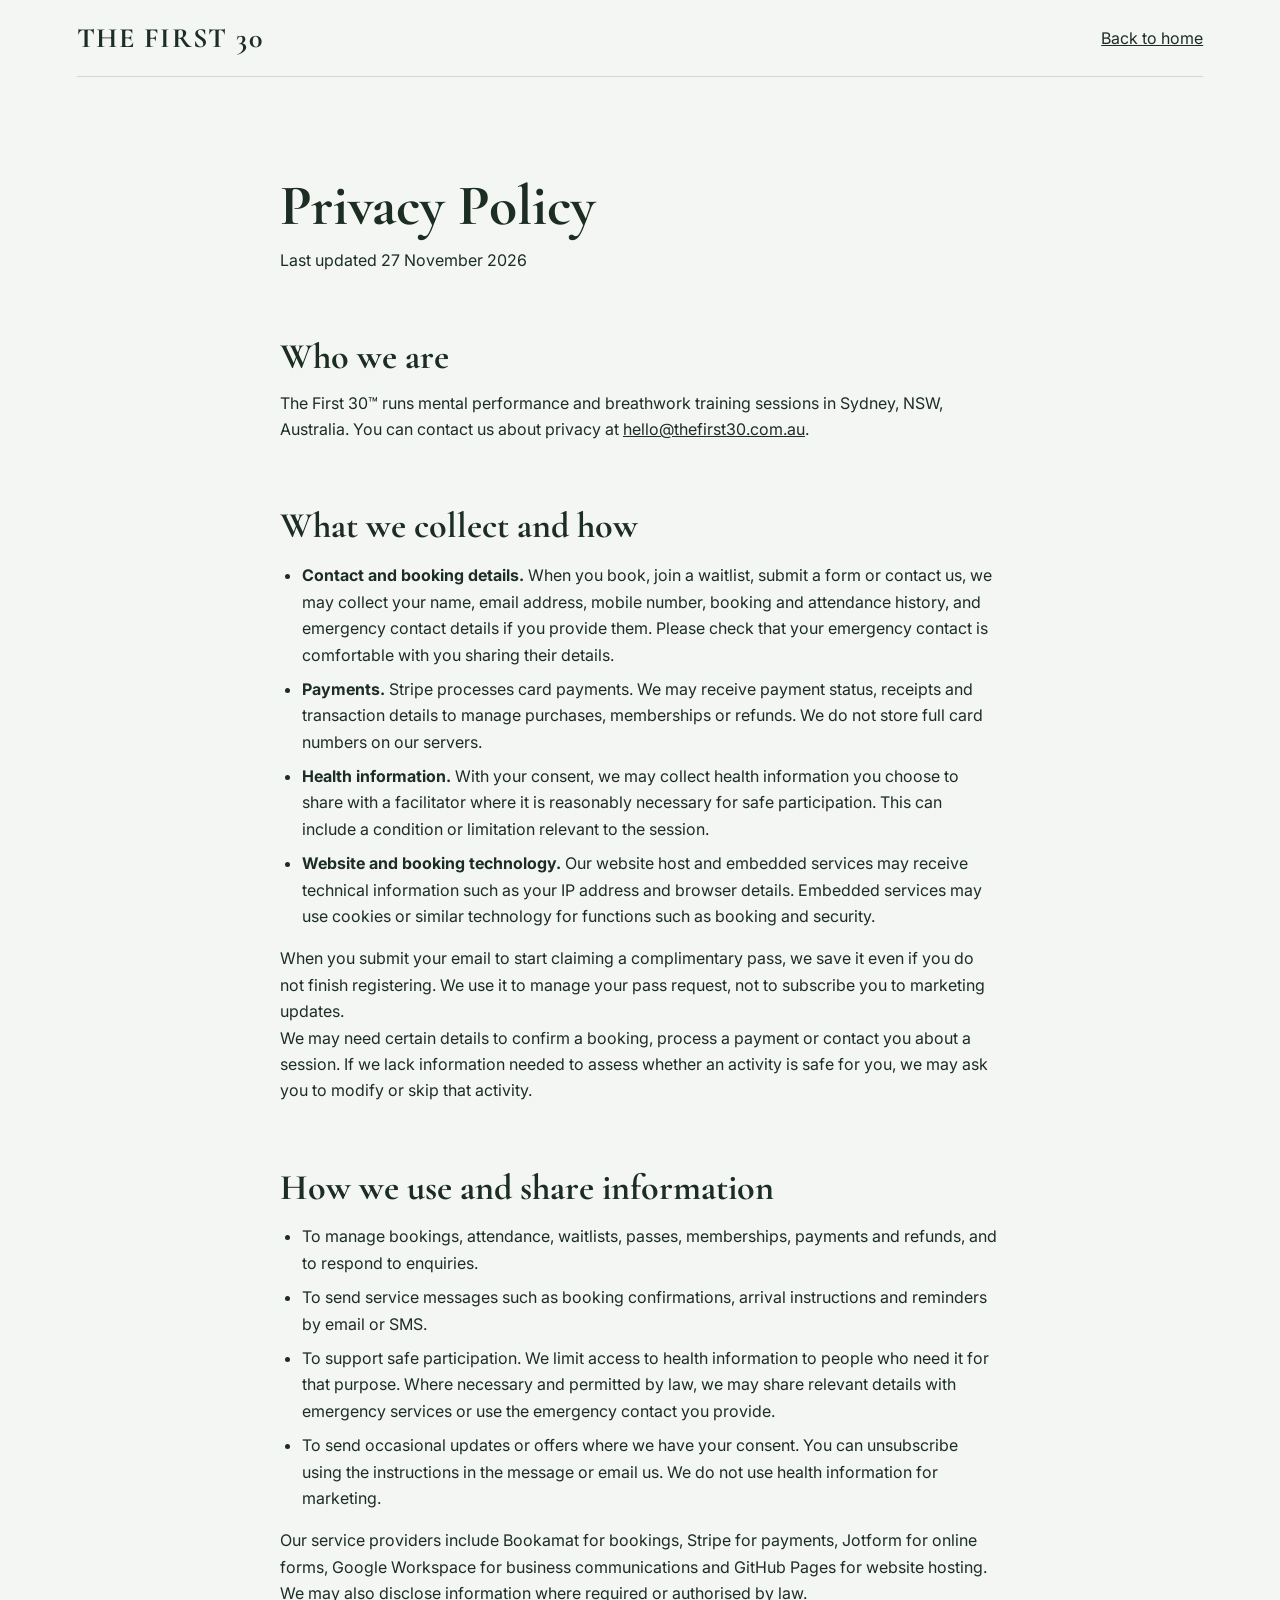
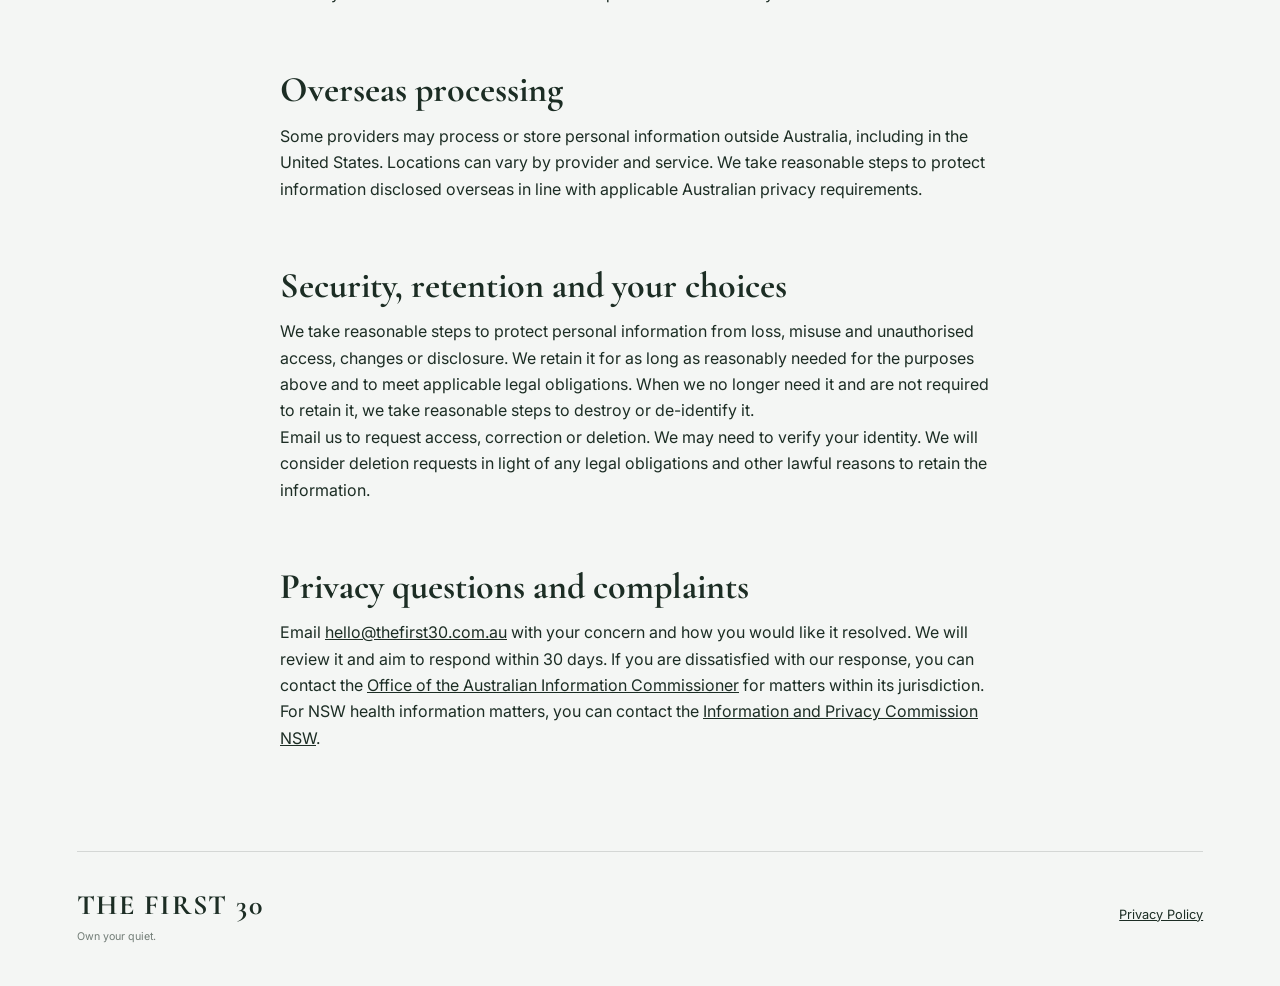
<file: privacy/index.html>
<!doctype html>
<html lang="en-AU">
<head>
  <meta charset="utf-8">
  <meta name="viewport" content="width=device-width, initial-scale=1">
  <meta name="theme-color" content="#1c2d24">
  <meta name="description" content="How The First 30 collects, uses and protects personal information.">
  <title>Privacy Policy | The First 30</title>
  <link rel="canonical" href="https://thefirst30.com.au/privacy/">
<meta property="og:type" content="website">
<meta property="og:site_name" content="The First 30">
<meta property="og:title" content="Privacy Policy | The First 30">
<meta property="og:description" content="How The First 30 collects, uses and protects personal information.">
<meta property="og:url" content="https://thefirst30.com.au/privacy/">
<meta property="og:image" content="https://thefirst30.com.au/assets/homepage-share-1200.jpg">
<meta property="og:image:type" content="image/jpeg">
<meta property="og:image:width" content="1200">
<meta property="og:image:height" content="630">
<meta property="og:image:alt" content="The First 30 guided morning session space with chairs arranged for participants">
<meta name="twitter:card" content="summary_large_image">
<meta name="twitter:title" content="Privacy Policy | The First 30">
<meta name="twitter:description" content="How The First 30 collects, uses and protects personal information.">
<meta name="twitter:image" content="https://thefirst30.com.au/assets/homepage-share-1200.jpg">
<meta name="twitter:image:alt" content="The First 30 guided morning session space with chairs arranged for participants">
  <link rel="icon" href="/favicon.svg" type="image/svg+xml">
  <link rel="preconnect" href="https://fonts.googleapis.com">
  <link rel="preconnect" href="https://fonts.gstatic.com" crossorigin>
  <link rel="stylesheet" href="https://fonts.googleapis.com/css2?family=Cormorant+Garamond:wght@500;600;700&amp;family=Inter:wght@400;500;600;700&amp;display=swap">
  <link rel="stylesheet" href="/styles.css">
  <style>
    .policy { max-width: 720px; padding-block: clamp(48px, 8vw, 100px); }
    .policy h1 { margin-bottom: 12px; }
    .policy h2 { font-size: clamp(1.75rem, 4vw, 2.25rem); margin: 1.8em 0 .35em; }
    .policy ul { padding-inline-start: 1.4em; }
    .policy li + li { margin-top: .5em; }
    .policy a { text-decoration: underline; overflow-wrap: anywhere; }
  </style>
</head>
<body>
  <header class="wrap">
    <nav class="nav" aria-label="Main navigation">
      <a class="brand" href="/">THE FIRST 30</a>
      <a href="/">Back to home</a>
    </nav>
  </header>
  <main class="wrap policy">
    <h1>Privacy Policy</h1>
    <p>Last updated <time datetime="2026-11-27">27 November 2026</time></p>

    <h2>Who we are</h2>
    <p>The First 30™ runs mental performance and breathwork training sessions in Sydney, NSW, Australia. You can contact us about privacy at <a href="mailto:hello@thefirst30.com.au">hello@thefirst30.com.au</a>.</p>

    <h2>What we collect and how</h2>
    <ul>
      <li><strong>Contact and booking details.</strong> When you book, join a waitlist, submit a form or contact us, we may collect your name, email address, mobile number, booking and attendance history, and emergency contact details if you provide them. Please check that your emergency contact is comfortable with you sharing their details.</li>
      <li><strong>Payments.</strong> Stripe processes card payments. We may receive payment status, receipts and transaction details to manage purchases, memberships or refunds. We do not store full card numbers on our servers.</li>
      <li><strong>Health information.</strong> With your consent, we may collect health information you choose to share with a facilitator where it is reasonably necessary for safe participation. This can include a condition or limitation relevant to the session.</li>
      <li><strong>Website and booking technology.</strong> Our website host and embedded services may receive technical information such as your IP address and browser details. Embedded services may use cookies or similar technology for functions such as booking and security.</li>
    </ul>
    <p>When you submit your email to start claiming a complimentary pass, we save it even if you do not finish registering. We use it to manage your pass request, not to subscribe you to marketing updates.</p>
    <p>We may need certain details to confirm a booking, process a payment or contact you about a session. If we lack information needed to assess whether an activity is safe for you, we may ask you to modify or skip that activity.</p>

    <h2>How we use and share information</h2>
    <ul>
      <li>To manage bookings, attendance, waitlists, passes, memberships, payments and refunds, and to respond to enquiries.</li>
      <li>To send service messages such as booking confirmations, arrival instructions and reminders by email or SMS.</li>
      <li>To support safe participation. We limit access to health information to people who need it for that purpose. Where necessary and permitted by law, we may share relevant details with emergency services or use the emergency contact you provide.</li>
      <li>To send occasional updates or offers where we have your consent. You can unsubscribe using the instructions in the message or email us. We do not use health information for marketing.</li>
    </ul>
    <p>Our service providers include Bookamat for bookings, Stripe for payments, Jotform for online forms, Google Workspace for business communications and GitHub Pages for website hosting. We may also disclose information where required or authorised by law.</p>

    <h2>Overseas processing</h2>
    <p>Some providers may process or store personal information outside Australia, including in the United States. Locations can vary by provider and service. We take reasonable steps to protect information disclosed overseas in line with applicable Australian privacy requirements.</p>

    <h2>Security, retention and your choices</h2>
    <p>We take reasonable steps to protect personal information from loss, misuse and unauthorised access, changes or disclosure. We retain it for as long as reasonably needed for the purposes above and to meet applicable legal obligations. When we no longer need it and are not required to retain it, we take reasonable steps to destroy or de-identify it.</p>
    <p>Email us to request access, correction or deletion. We may need to verify your identity. We will consider deletion requests in light of any legal obligations and other lawful reasons to retain the information.</p>

    <h2>Privacy questions and complaints</h2>
    <p>Email <a href="mailto:hello@thefirst30.com.au">hello@thefirst30.com.au</a> with your concern and how you would like it resolved. We will review it and aim to respond within 30 days. If you are dissatisfied with our response, you can contact the <a href="https://www.oaic.gov.au/privacy/privacy-complaints">Office of the Australian Information Commissioner</a> for matters within its jurisdiction. For NSW health information matters, you can contact the <a href="https://www.ipc.nsw.gov.au/privacy/citizens/make-complaint">Information and Privacy Commission NSW</a>.</p>
  </main>
  <div class="wrap">
    <footer>
      <div><a class="brand" href="/">THE FIRST 30</a><small>Own your quiet.</small></div>
      <a href="/privacy/" aria-current="page">Privacy Policy</a>
    </footer>
  </div>
</body>
</html>
</file>
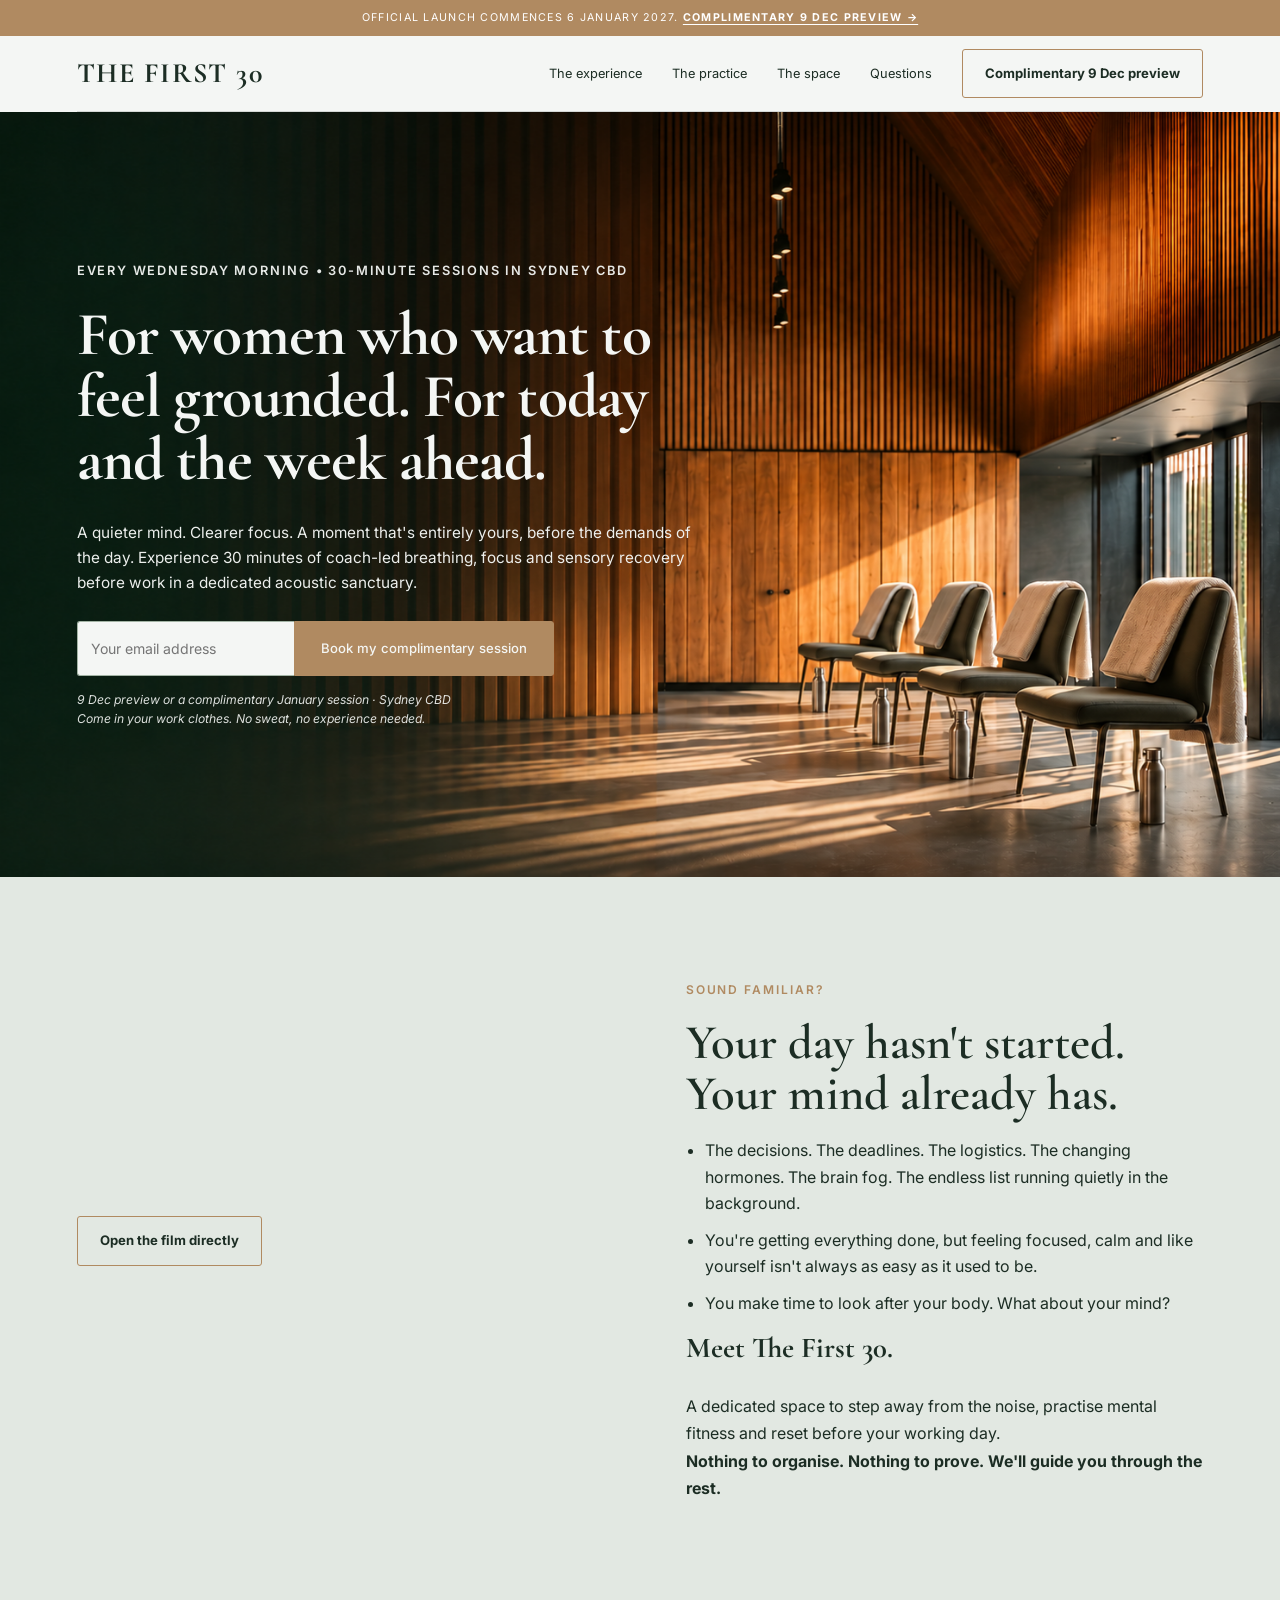
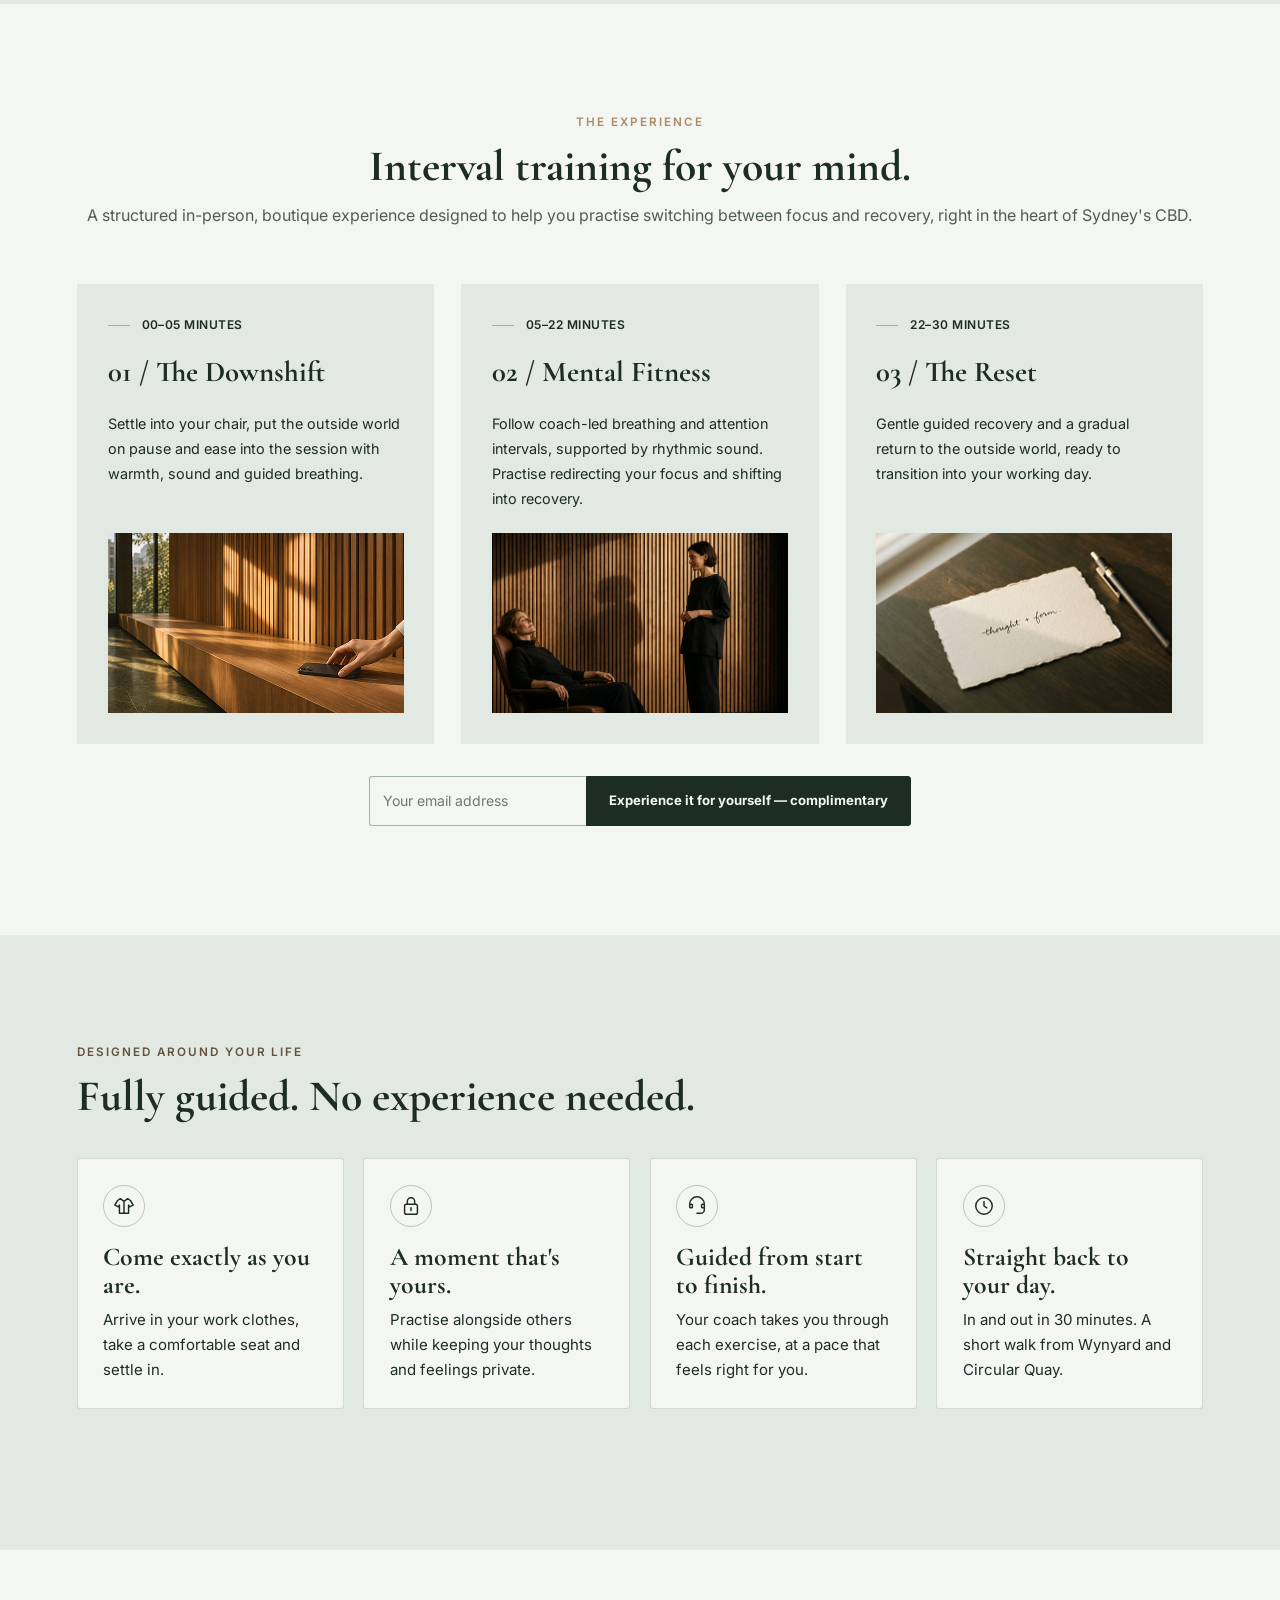
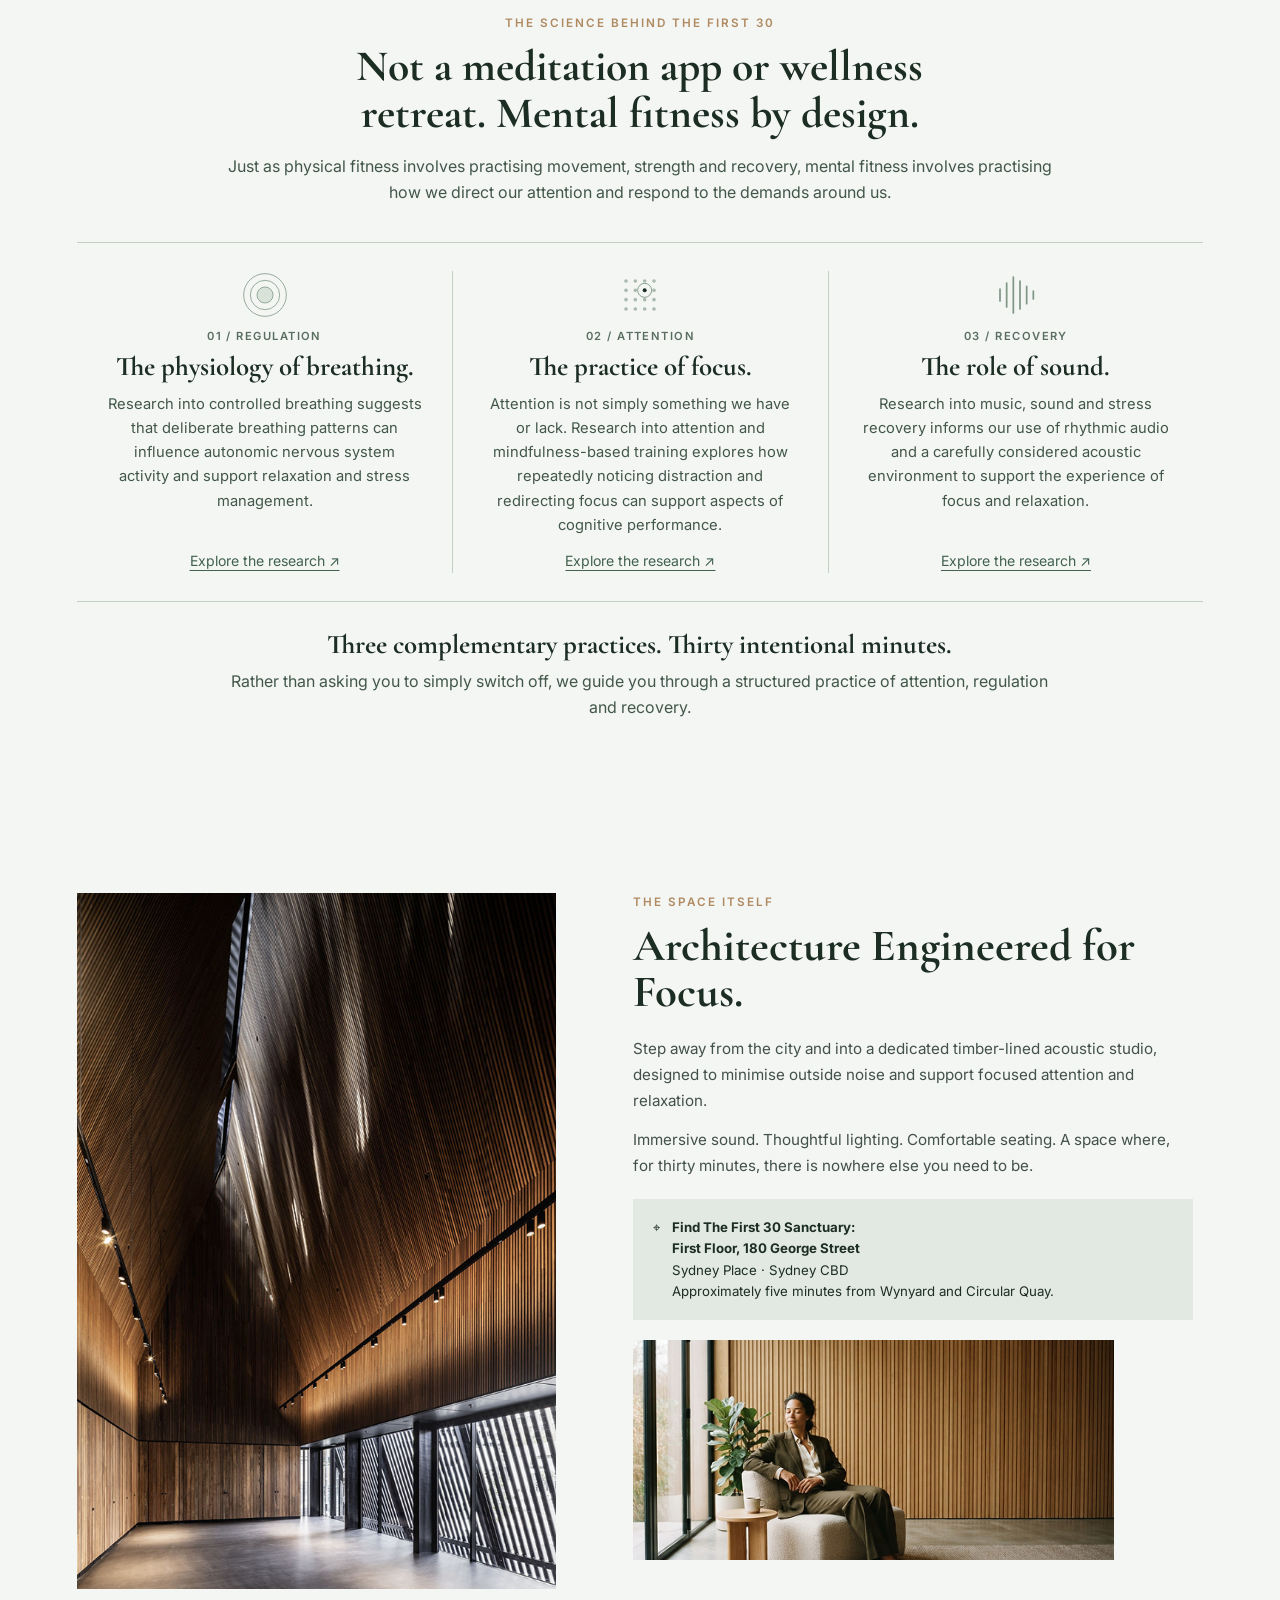
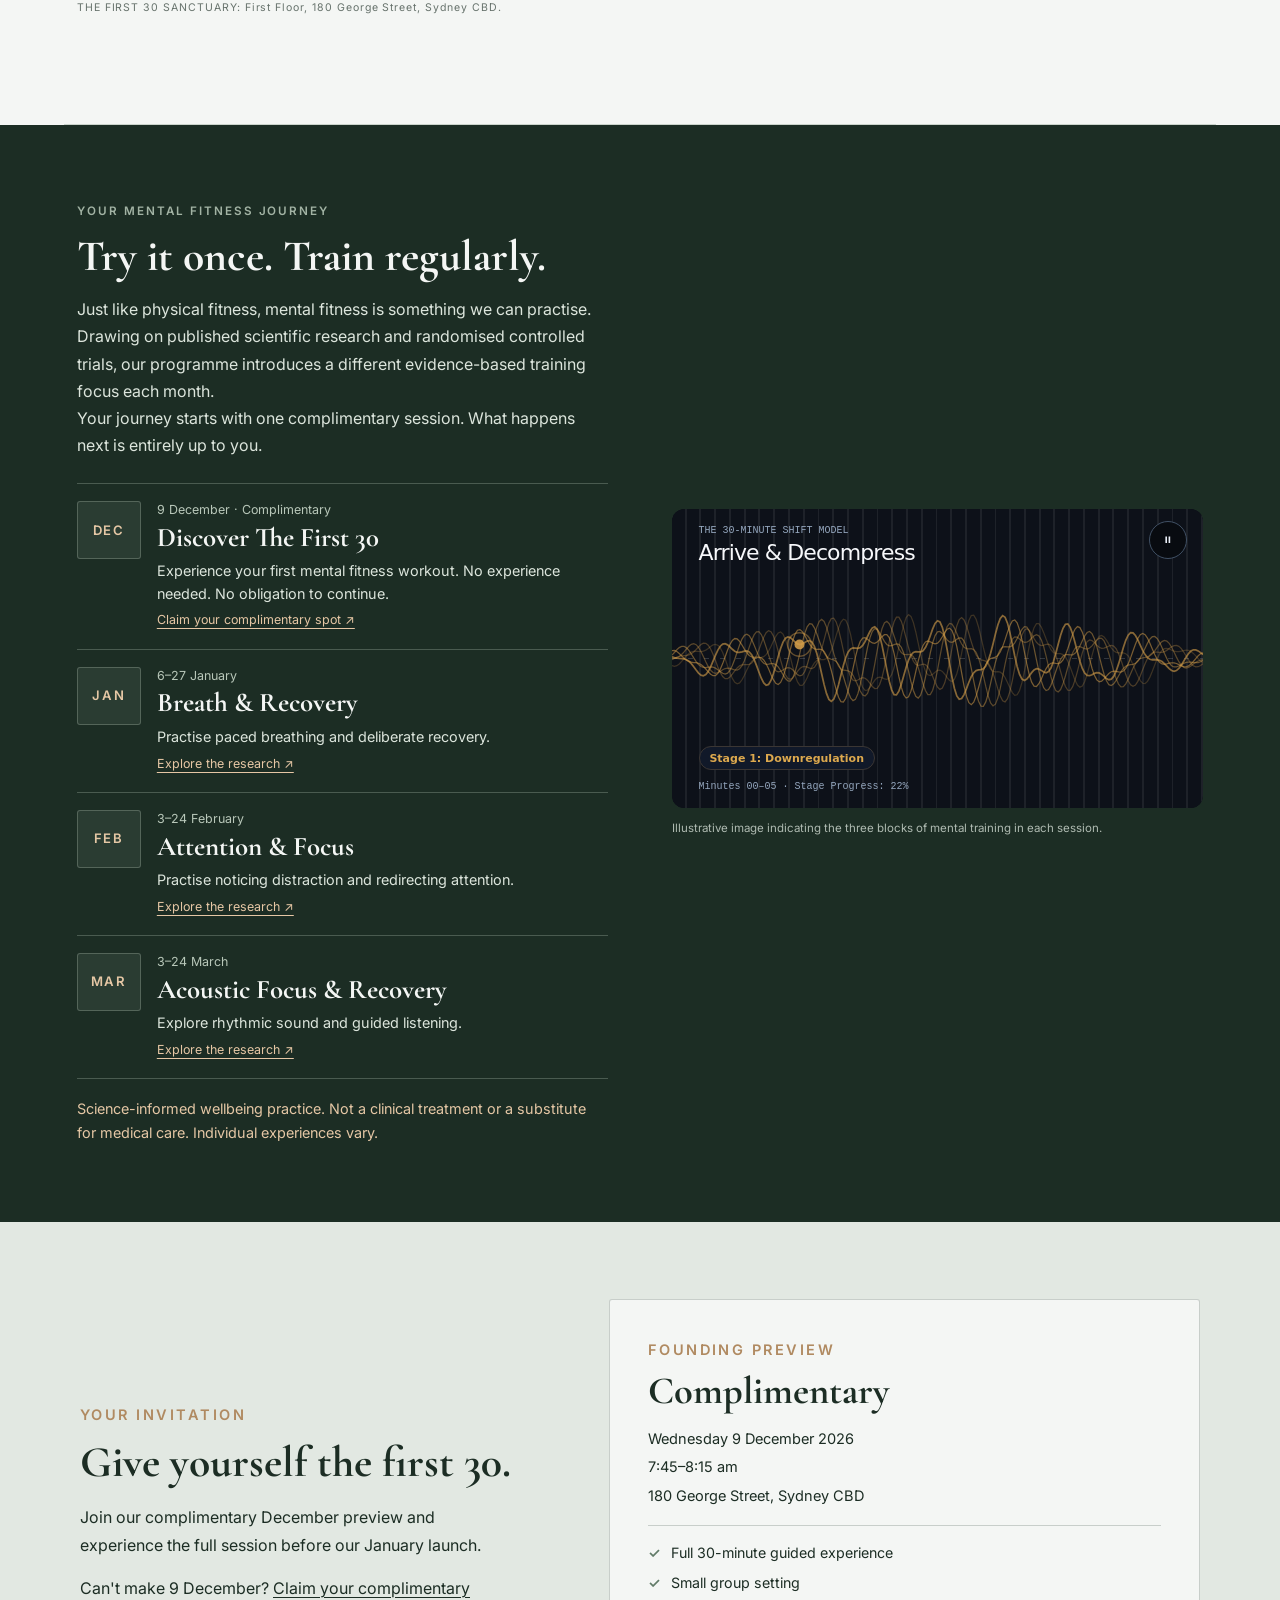
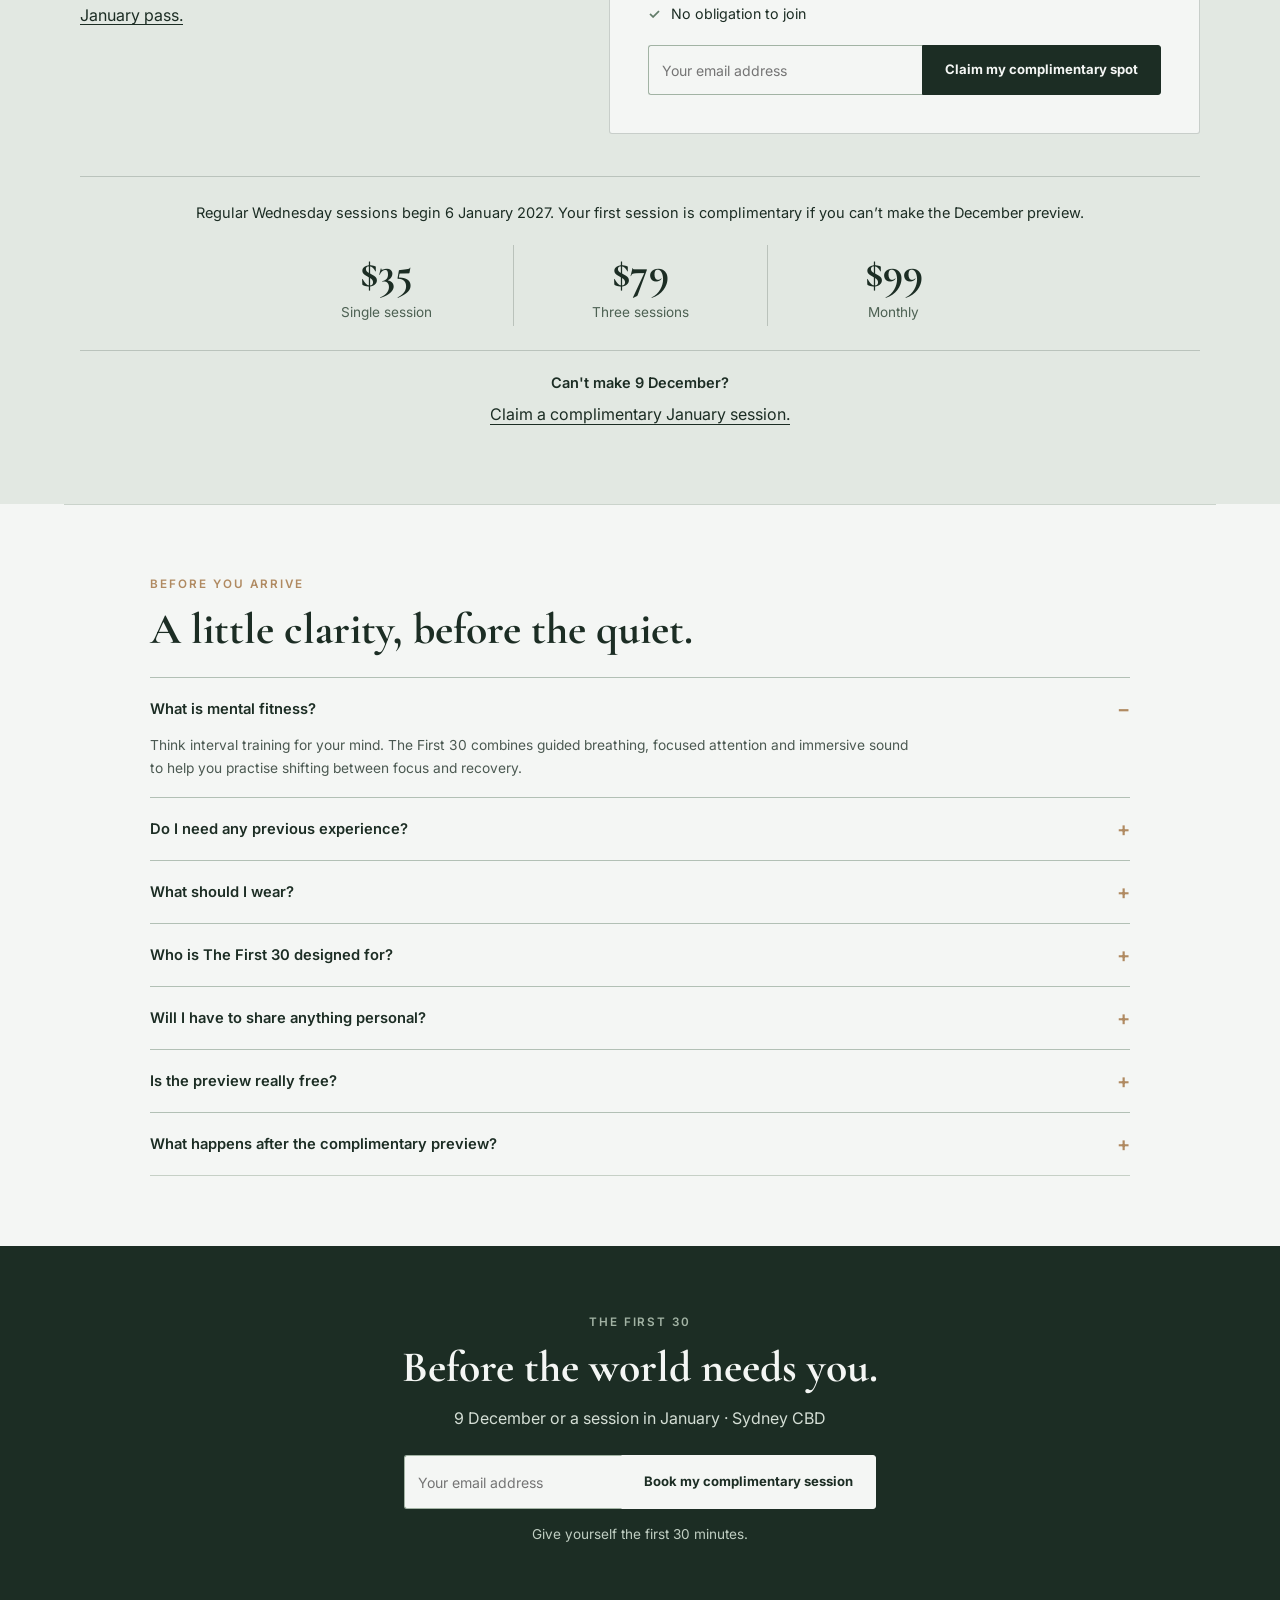
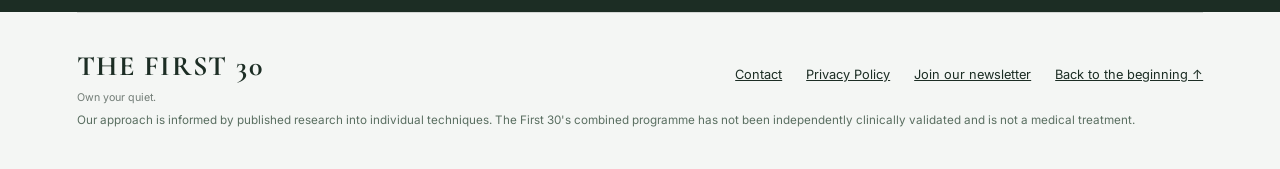
<file: archive/original-homepage/index.html>
<!DOCTYPE html>

<html lang="en"><head><meta name="robots" content="noindex,follow"><meta charset="utf-8"/><meta content="width=device-width,initial-scale=1" name="viewport"/><meta content="#1c2d24" name="theme-color"/><title>A mental fitness experience for women | Sydney CBD</title><link href="https://fonts.googleapis.com" rel="preconnect"/><link crossorigin="" href="https://fonts.gstatic.com" rel="preconnect"/><link href="https://fonts.googleapis.com/css2?family=Cormorant+Garamond:wght@500;600;700&amp;family=Inter:wght@400;500;600;700&amp;display=swap" rel="stylesheet"/><link rel="stylesheet" href="/styles.css?v=complimentary-pass"/><meta name="description" content="A 30-minute, coach-led mental fitness session for women carrying the mental load. Get a complimentary spot at the Wednesday 9 December preview in Sydney CBD."/>

<meta property="og:type" content="website"/>
<meta property="og:site_name" content="The First 30"/>
<meta property="og:title" content="A mental fitness experience for women | Sydney CBD"/>
<meta property="og:description" content="A 30-minute, coach-led mental fitness session for women carrying the mental load. Get a complimentary spot at the Wednesday 9 December preview in Sydney CBD."/>
<meta property="og:url" content="https://thefirst30.com.au/"/>
<meta property="og:image" content="https://thefirst30.com.au/assets/homepage-share-1200.jpg"/>
<meta property="og:image:type" content="image/jpeg">
<meta property="og:image:width" content="1200">
<meta property="og:image:height" content="630">
<meta property="og:image:alt" content="The First 30 guided morning session space with chairs arranged for participants"/>
<meta name="twitter:card" content="summary_large_image"/>
<meta name="twitter:title" content="A mental fitness experience for women | Sydney CBD"/>
<meta name="twitter:description" content="A 30-minute, coach-led mental fitness session for women carrying the mental load. Get a complimentary spot at the Wednesday 9 December preview in Sydney CBD."/>
<meta name="twitter:image" content="https://thefirst30.com.au/assets/homepage-share-1200.jpg"/>
<link rel="icon" href="/favicon.svg" type="image/svg+xml" sizes="any"/>
</head><body id="top"><div class="announcement">OFFICIAL LAUNCH COMMENCES 6 JANUARY 2027. <a class="preview-register" data-rsvp-shortcut href="/free-preview/">Complimentary 9 Dec preview →</a></div><header class="wrap"><nav aria-label="Main navigation" class="nav"><a class="brand" href="#top">THE FIRST 30</a><button aria-controls="navlinks" aria-expanded="false" class="menu-toggle" id="menu">Menu ☰</button><div class="nav-links" id="navlinks"><a href="#experience">The experience</a><a href="#toolkit">The practice</a><a href="#space">The space</a><a href="#questions">Questions</a><a class="button preview-register outline" data-rsvp-shortcut href="/free-preview/">Complimentary 9 Dec preview</a></div></nav></header><section aria-label="The First 30 introduction" class="hero"><div class="wrap hero-inner"><div class="hero-copy"><p class="eyebrow">EVERY WEDNESDAY MORNING • 30-MINUTE SESSIONS IN SYDNEY CBD</p><h1>For women who want to feel grounded. For today and the week ahead.</h1><p class="intro">A quieter mind. Clearer focus. A moment that's entirely yours, before the demands of the day. Experience 30 minutes of coach-led breathing, focus and sensory recovery before work in a dedicated acoustic sanctuary.</p><a class="button preview-register homepage-rsvp-fallback" href="/free-preview/">Book my complimentary session</a><form class="homepage-rsvp-start" hidden aria-label="Book your complimentary session"><input id="hero-rsvp-email" name="email" type="email" autocomplete="email" placeholder="Your email address" aria-label="Your email address" required><button class="button" type="submit">Book my complimentary session</button></form><p class="fineprint">9 Dec preview or a complimentary January session · Sydney CBD<br><em>Come in your work clothes. No sweat, no experience needed.</em></p></div></div></section>
<main><section class="methodology-section" id="methodology">
<div class="wrap methodology-copy"><div class="method-video">
<video id="intro-film" src="/assets/the-first-30-own-your-quiet-women.mp4?v=6aa486e" poster="/assets/own-your-clarity-poster.jpg" aria-label="The First 30 — Own Your Quiet film" controls playsinline preload="metadata"></video>
<a id="intro-film-fallback" class="button outline" href="/assets/the-first-30-own-your-quiet-women.mp4?v=6aa486e" hidden>Open the film directly</a>
</div>
<div><p class="eyebrow">SOUND FAMILIAR?</p><h2>Your day hasn't started. Your mind already has.</h2>
<ul class="methodology-points">
<li>The decisions. The deadlines. The logistics. The changing hormones. The brain fog. The endless list running quietly in the background.</li>
<li>You're getting everything done, but feeling focused, calm and like yourself isn't always as easy as it used to be.</li>
<li>You make time to look after your body. What about your mind?</li>
</ul>
<h3>Meet The First 30.</h3>
<p>A dedicated space to step away from the noise, practise mental fitness and reset before your working day.</p>
<p><strong>Nothing to organise. Nothing to prove. We'll guide you through the rest.</strong></p></div>
</div></section><section class="section" id="experience"><div class="wrap"><div class="center"><p class="eyebrow">The experience</p><h2 class="section-title">Interval training for your mind.</h2><p class="section-sub">A structured in-person, boutique experience designed to help you practise switching between focus and recovery, right in the heart of Sydney's CBD.</p></div><div class="steps"><article class="step"><div class="time">00–05 MINUTES</div><h3>01 / The Downshift</h3><p>Settle into your chair, put the outside world on pause and ease into the session with warmth, sound and guided breathing.</p><img alt="" src="/assets/Arrival%20sensory%20cue.jpg"/></article><article class="step"><div class="time">05–22 MINUTES</div><h3>02 / Mental Fitness</h3><p>Follow coach-led breathing and attention intervals, supported by rhythmic sound. Practise redirecting your focus and shifting into recovery.</p><img alt="A facilitator faces a seated woman in the timber-lined studio" src="/assets/first-30-guided-session.webp"/></article><article class="step"><div class="time">22–30 MINUTES</div><h3>03 / The Reset</h3><p>Gentle guided recovery and a gradual return to the outside world, ready to transition into your working day.</p><img alt="" src="/assets/Ritual%20sensory%20cue.jpg"/></article></div><div class="center" style="margin-top:32px"><a class="button preview-register homepage-rsvp-fallback" href="/free-preview/">Experience it for yourself — complimentary</a><form class="homepage-rsvp-start" hidden aria-label="Book your complimentary session"><input name="email" type="email" autocomplete="email" placeholder="Your email address" aria-label="Your email address" required><button class="button" type="submit">Experience it for yourself — complimentary</button></form></div></div></section>

<section class="section workday-section" aria-labelledby="workday-title"><div class="wrap">
<p class="eyebrow">DESIGNED AROUND YOUR LIFE</p>
<h2 class="section-title" id="workday-title">Fully guided. No experience needed.</h2>
<div class="workday-grid">
<div class="workday-card"><span class="workday-icon" aria-hidden="true"><svg viewBox="0 0 24 24" fill="none" stroke="currentColor" stroke-width="1.6" stroke-linecap="round" stroke-linejoin="round" focusable="false"><path d="m8 4 4 3 4-3 3 2 3 5-4 2-1-2v9H7v-9l-1 2-4-2 3-5zM12 7v13"/></svg></span><h3>Come exactly as you are.</h3><p>Arrive in your work clothes, take a comfortable seat and settle in.</p></div>
<div class="workday-card"><span class="workday-icon" aria-hidden="true"><svg viewBox="0 0 24 24" fill="none" stroke="currentColor" stroke-width="1.6" stroke-linecap="round" stroke-linejoin="round" focusable="false"><path d="M8 10V7a4 4 0 0 1 8 0v3"/><rect x="5" y="10" width="14" height="11" rx="2"/><path d="M12 14v3"/></svg></span><h3>A moment that's yours.</h3><p>Practise alongside others while keeping your thoughts and feelings private.</p></div>
<div class="workday-card"><span class="workday-icon" aria-hidden="true"><svg viewBox="0 0 24 24" fill="none" stroke="currentColor" stroke-width="1.6" stroke-linecap="round" stroke-linejoin="round" focusable="false"><rect x="4" y="10" width="3" height="4" rx="1"/><rect x="17" y="10" width="3" height="4" rx="1"/><path d="M4 10a8 8 0 0 1 16 0M20 14v2a4 4 0 0 1-4 4h-4"/></svg></span><h3>Guided from start to finish.</h3><p>Your coach takes you through each exercise, at a pace that feels right for you.</p></div>
<div class="workday-card"><span class="workday-icon" aria-hidden="true"><svg viewBox="0 0 24 24" fill="none" stroke="currentColor" stroke-width="1.6" stroke-linecap="round" stroke-linejoin="round" focusable="false"><circle cx="12" cy="12" r="9"/><path d="M12 7v5l3 2"/></svg></span><h3>Straight back to your day.</h3><p>In and out in 30 minutes. A short walk from Wynyard and Circular Quay.</p></div>
</div>
</div></section>
<section class="section science-section" id="science" aria-labelledby="science-title"><div class="wrap">
<p class="eyebrow">THE SCIENCE BEHIND THE FIRST 30</p>
<h2 class="section-title" id="science-title">Not a meditation app or wellness retreat. Mental fitness by design.</h2>
<div class="science-intro">
<p>Just as physical fitness involves practising movement, strength and recovery, mental fitness involves practising how we direct our attention and respond to the demands around us.</p>

</div>
<div class="science-practices">
<article class="science-practice"><span class="science-mark" aria-hidden="true"><svg viewBox="0 0 72 72" fill="none" xmlns="http://www.w3.org/2000/svg" focusable="false"><circle cx="36" cy="36" r="32" stroke="currentColor" stroke-width="1.2"/><circle cx="36" cy="36" r="22" stroke="currentColor" stroke-width="1.2"/><circle cx="36" cy="36" r="12" fill="#d9e2d8" stroke="currentColor" stroke-width="1.2"/></svg></span><div><p class="science-label">01 / REGULATION</p><h3>The physiology of breathing.</h3><p>Research into controlled breathing suggests that deliberate breathing patterns can influence autonomic nervous system activity and support relaxation and stress management.</p><button class="source-link" data-source="1" type="button" aria-haspopup="dialog" aria-label="Explore the research: The physiology of breathing.">Explore the research ↗</button></div></article>
<article class="science-practice"><span class="science-mark" aria-hidden="true"><svg viewBox="0 0 72 72" fill="none" xmlns="http://www.w3.org/2000/svg" focusable="false"><circle cx="15" cy="15" r="2.7" fill="currentColor" opacity=".65"/><circle cx="29" cy="15" r="2.7" fill="currentColor" opacity=".65"/><circle cx="43" cy="15" r="2.7" fill="currentColor" opacity=".65"/><circle cx="57" cy="15" r="2.7" fill="currentColor" opacity=".65"/><circle cx="15" cy="29" r="2.7" fill="currentColor" opacity=".65"/><circle cx="29" cy="29" r="2.7" fill="currentColor" opacity=".65"/><circle cx="43" cy="29" r="2.7" fill="currentColor" opacity=".65"/><circle cx="57" cy="29" r="2.7" fill="currentColor" opacity=".65"/><circle cx="15" cy="43" r="2.7" fill="currentColor" opacity=".65"/><circle cx="29" cy="43" r="2.7" fill="currentColor" opacity=".65"/><circle cx="43" cy="43" r="2.7" fill="currentColor" opacity=".65"/><circle cx="57" cy="43" r="2.7" fill="currentColor" opacity=".65"/><circle cx="15" cy="57" r="2.7" fill="currentColor" opacity=".65"/><circle cx="29" cy="57" r="2.7" fill="currentColor" opacity=".65"/><circle cx="43" cy="57" r="2.7" fill="currentColor" opacity=".65"/><circle cx="57" cy="57" r="2.7" fill="currentColor" opacity=".65"/><circle cx="43" cy="29" r="10.5" fill="#f4f6f4" stroke="currentColor" stroke-width="1.4"/><circle cx="43" cy="29" r="3" fill="#1c2d24"/></svg></span><div><p class="science-label">02 / ATTENTION</p><h3>The practice of focus.</h3><p>Attention is not simply something we have or lack. Research into attention and mindfulness-based training explores how repeatedly noticing distraction and redirecting focus can support aspects of cognitive performance.</p><button class="source-link" data-source="2" type="button" aria-haspopup="dialog" aria-label="Explore the research: The practice of focus.">Explore the research ↗</button></div></article>
<article class="science-practice"><span class="science-mark" aria-hidden="true"><svg viewBox="0 0 72 72" fill="none" xmlns="http://www.w3.org/2000/svg" focusable="false"><path d="M12 27v18M22 18v36M32 9v54M42 15v42M52 23v26M62 30v12" stroke="currentColor" stroke-width="2.6" stroke-linecap="round"/></svg></span><div><p class="science-label">03 / RECOVERY</p><h3>The role of sound.</h3><p>Research into music, sound and stress recovery informs our use of rhythmic audio and a carefully considered acoustic environment to support the experience of focus and relaxation.</p><button class="source-link" data-source="3" type="button" aria-haspopup="dialog" aria-label="Explore the research: The role of sound.">Explore the research ↗</button></div></article>
</div>
<div class="science-conclusion">
<h3>Three complementary practices. Thirty intentional minutes.</h3>
<p>Rather than asking you to simply switch off, we guide you through a structured practice of attention, regulation and recovery.</p>

</div></div></section>
<section class="section" id="space"><div class="wrap space-grid"><div class="space-main"><img alt="" src="/assets/Concept%20photograph%20copy.jpg"/><div class="caption">THE FIRST 30 SANCTUARY: First Floor, 180 George Street, Sydney CBD.</div></div><div class="space-copy"><p class="eyebrow">The space itself</p><h2>Architecture Engineered for Focus.</h2><p>Step away from the city and into a dedicated timber-lined acoustic studio, designed to minimise outside noise and support focused attention and relaxation.</p><p>Immersive sound. Thoughtful lighting. Comfortable seating. A space where, for thirty minutes, there is nowhere else you need to be.</p><div class="address"><span aria-hidden="true">⌖</span><div><strong>Find The First 30 Sanctuary:</strong><br/><strong>First Floor, 180 George Street</strong><br/>Sydney Place · Sydney CBD<br/>Approximately five minutes from Wynyard and Circular Quay.</div></div><img alt="Person resting in a timber-lined lounge" class="space-secondary" src="/assets/Concept photograph.jpg"/></div></div></section>
<section class="section dark training-program-section" id="toolkit" aria-labelledby="training-program-title">
<div class="wrap training-program-grid">
<div class="training-program-copy">
<p class="eyebrow">YOUR MENTAL FITNESS JOURNEY</p>
<h2 id="training-program-title">Try it once. Train regularly.</h2>
<p class="training-program-intro">Just like physical fitness, mental fitness is something we can practise.</p>
<p class="training-program-intro">Drawing on published scientific research and randomised controlled trials, our programme introduces a different evidence-based training focus each month.</p>
<p class="training-program-intro">Your journey starts with one complimentary session. What happens next is entirely up to you.</p>
</div>
<div class="training-program-visual"><div class="toolkit-image"><iframe allow="autoplay" class="science-interactive" loading="lazy" src="/assets/shift-model-interactive.html" title="The 30-minute shift model — animated three-stage interval-training visual"></iframe></div><p class="caption">Illustrative image indicating the three blocks of mental training in each session.</p></div>
<div class="training-program-list">
<article class="program-month"><div class="program-month-badge" aria-hidden="true">DEC</div><div><p class="program-month-date">9 December · Complimentary</p><h3>Discover The First 30</h3><p class="program-month-description">Experience your first mental fitness workout. No experience needed. No obligation to continue.</p><a class="source-link" href="#book">Claim your complimentary spot ↗</a></div></article>
<article class="program-month"><div class="program-month-badge" aria-hidden="true">JAN</div><div><p class="program-month-date">6–27 January</p><h3>Breath &amp; Recovery</h3><p class="program-month-description">Practise paced breathing and deliberate recovery.</p><button class="source-link" data-source="1" type="button" aria-haspopup="dialog">Explore the research ↗</button></div></article>
<article class="program-month"><div class="program-month-badge" aria-hidden="true">FEB</div><div><p class="program-month-date">3–24 February</p><h3>Attention &amp; Focus</h3><p class="program-month-description">Practise noticing distraction and redirecting attention.</p><button class="source-link" data-source="2" type="button" aria-haspopup="dialog">Explore the research ↗</button></div></article>
<article class="program-month"><div class="program-month-badge" aria-hidden="true">MAR</div><div><p class="program-month-date">3–24 March</p><h3>Acoustic Focus &amp; Recovery</h3><p class="program-month-description">Explore rhythmic sound and guided listening.</p><button class="source-link" data-source="3" type="button" aria-haspopup="dialog">Explore the research ↗</button></div></article>
</div>
<p class="training-program-footer">Science-informed wellbeing practice. Not a clinical treatment or a substitute for medical care. Individual experiences vary.</p>
</div></section>
<section class="section booking invitation-section" id="book" aria-labelledby="invitation-title">
<div class="wrap invitation-wrap">
<div class="invitation-grid">
<div class="invitation-intro"><p class="eyebrow">YOUR INVITATION</p><h2 id="invitation-title">Give yourself the first 30.</h2><p>Join our complimentary December preview and experience the full session before our January launch.</p><p style="margin-top:1rem">Can't make 9 December? <a data-rsvp-priority href="mailto:hello@thefirst30.com.au?subject=Complimentary%20January%20pass" style="text-decoration:underline;text-underline-offset:3px">Claim your complimentary January pass.</a></p></div>
<article class="invitation-card" id="preview-booking" aria-labelledby="preview-title"><p class="eyebrow">FOUNDING PREVIEW</p><h3 id="preview-title">Complimentary</h3>
<div class="invitation-details"><p>Wednesday 9 December 2026</p><p>7:45–8:15 am</p><p>180 George Street, Sydney CBD</p></div>
<ul class="invitation-inclusions"><li>Full 30-minute guided experience</li><li>Small group setting</li><li>No obligation to join</li></ul>
<a class="button preview-register homepage-rsvp-fallback" href="/free-preview/">Claim my complimentary spot</a><form class="homepage-rsvp-start" hidden aria-label="Book your complimentary session"><input name="email" type="email" autocomplete="email" placeholder="Your email address" aria-label="Your email address" required><button class="button" type="submit">Claim my complimentary spot</button></form>
</article></div>
<div class="invitation-pricing" id="pricing"><p>Regular Wednesday sessions begin 6 January 2027. Your first session is complimentary if you can’t make the December preview.</p><div class="invitation-prices">
<div class="invitation-price"><strong>$35</strong><span>Single session</span></div>
<div class="invitation-price"><strong>$79</strong><span>Three sessions</span></div>
<div class="invitation-price"><strong>$99</strong><span>Monthly</span></div>
</div></div>
<div class="invitation-priority"><p>Can't make 9 December?</p><a data-rsvp-priority href="mailto:hello@thefirst30.com.au?subject=Complimentary%20January%20pass">Claim a complimentary January session.</a></div>
</div></section>
<section class="section" id="questions" aria-labelledby="faq-title">
<div class="wrap"><div class="faq"><p class="eyebrow">BEFORE YOU ARRIVE</p><h2 id="faq-title">A little clarity, before the quiet.</h2>
<details open><summary>What is mental fitness?</summary><p>Think interval training for your mind. The First 30 combines guided breathing, focused attention and immersive sound to help you practise shifting between focus and recovery.</p></details>
<details><summary>Do I need any previous experience?</summary><p>Not at all. Every part of the session is coach-led. You don't need to know how to meditate, control your thoughts or be good at switching off. Busy minds are welcome.</p></details>
<details><summary>What should I wear?</summary><p>Come in your usual work clothes. There is no strenuous physical activity, no sweat and no need to change or shower afterwards.</p></details>
<details><summary>Who is The First 30 designed for?</summary><p>Women navigating demanding careers, family responsibilities, midlife, changing hormones and the mental load of everyday life. You don't need to be experiencing menopause to attend.</p></details>
<details><summary>Will I have to share anything personal?</summary><p>No. This is mental fitness, not group therapy. There is no pressure to talk about your feelings or share personal experiences.</p></details>
<details><summary>Is the preview really free?</summary><p>Yes. Our founding preview is entirely complimentary. You'll experience the full 30-minute session with no payment required and no obligation to continue.</p></details>
<details><summary>What happens after the complimentary preview?</summary><p>Regular Wednesday morning sessions begin on 6 January 2027. There is no obligation to book further sessions.</p></details>
</div></div></section>
<section class="section dark final-cta-band" id="final-cta" aria-labelledby="final-cta-title">
<div class="wrap final-cta-band-inner"><p class="eyebrow">THE FIRST 30</p><h2 id="final-cta-title">Before the world needs you.</h2><p class="final-cta-band-subcopy">9 December or a session in January · Sydney CBD</p><a class="button light preview-register homepage-rsvp-fallback" href="/free-preview/">Book my complimentary session</a><form class="homepage-rsvp-start" hidden aria-label="Book your complimentary session"><input name="email" type="email" autocomplete="email" placeholder="Your email address" aria-label="Your email address" required><button class="button light" type="submit">Book my complimentary session</button></form><p class="final-cta-band-note">Give yourself the first 30 minutes.</p></div>
</section>
</main><div class="wrap"><footer><div><a class="brand" href="#top">THE FIRST 30</a><small>Own your quiet.</small></div><nav aria-label="Footer" style="display:flex;flex-wrap:wrap;gap:8px 24px"><a href="/contact/">Contact</a><a href="/privacy/">Privacy Policy</a><a data-rsvp-newsletter href="mailto:hello@thefirst30.com.au?subject=Newsletter%20signup">Join our newsletter</a><a href="#top">Back to the beginning ↑</a></nav><p class="footer-research-disclaimer">Our approach is informed by published research into individual techniques. The First 30's combined programme has not been independently clinically validated and is not a medical treatment.</p></footer></div><script src="/script-1.js?v=media"></script>
<dialog aria-labelledby="research-title" class="research-dialog" id="research-dialog">
<button aria-label="Close research source" class="research-close" type="button">Close ×</button>
<p class="eyebrow" id="research-kicker"></p>
<h3 id="research-title"></h3>
<div class="research-credit" id="research-credit"></div>
<p id="research-summary"></p>
<div class="research-context" id="research-context"></div>
</dialog>
<script src="/script-2.js"></script>
<dialog id="homepage-rsvp" aria-labelledby="homepage-rsvp-title">
<button type="button" class="rsvp-close" data-rsvp-close>Close ×</button>
<p class="eyebrow">THE FIRST 30</p>
<h2 id="homepage-rsvp-title">Make the first 30 yours.</h2>
<p id="homepage-rsvp-description">Choose when you would like to experience The First 30.</p>
<form>
<fieldset class="rsvp-session-choices"><legend>Choose your complimentary session</legend><label class="rsvp-session-option"><input type="radio" name="session" value="attend" checked><span><strong>Wednesday 9 December</strong><small>7:45–8:15 am · Founding preview</small></span></label><label class="rsvp-session-option"><input type="radio" name="session" value="january"><span><strong>A session in January</strong><small>Choose a Wednesday when bookings open</small></span></label></fieldset>
<label class="rsvp-field">Full name *<input name="name" autocomplete="name" required></label>
<label class="rsvp-field">Email *<input name="email" type="email" autocomplete="email" required></label>
<label class="rsvp-field"><span class="rsvp-phone-label">Phone number *</span><input name="phone" type="tel" autocomplete="tel" required></label>
<p class="rsvp-phone-help">For your 9 December door code and reminder.</p>
<label class="rsvp-opt-in"><input name="updates" type="checkbox"> <span>Send me occasional First 30 updates and free passes. I can opt out anytime.</span></label>
<p class="rsvp-priority-consent" hidden>By joining, you're signing up for occasional First 30 updates and free passes. You can opt out anytime.</p>
<p role="alert"></p>
<a class="rsvp-email-fallback" href="mailto:hello@thefirst30.com.au" hidden>Contact us by email</a>
<button type="submit" class="button">Lock in my spot</button>
<p class="rsvp-privacy">See our <a href="/privacy/" target="_blank" rel="noopener">privacy policy</a>.</p>
</form>
<div class="rsvp-success" hidden><h3 tabindex="-1"></h3><p class="rsvp-success-text"></p><div class="rsvp-share"><p>And you have a plus one. Invite someone to join you.</p><button type="button" class="button rsvp-copy">Copy invitation message</button><p class="rsvp-share-status" role="status"></p></div></div>
</dialog>
<script src="/homepage-rsvp.js?v=5" defer></script>
</body></html>
</file>
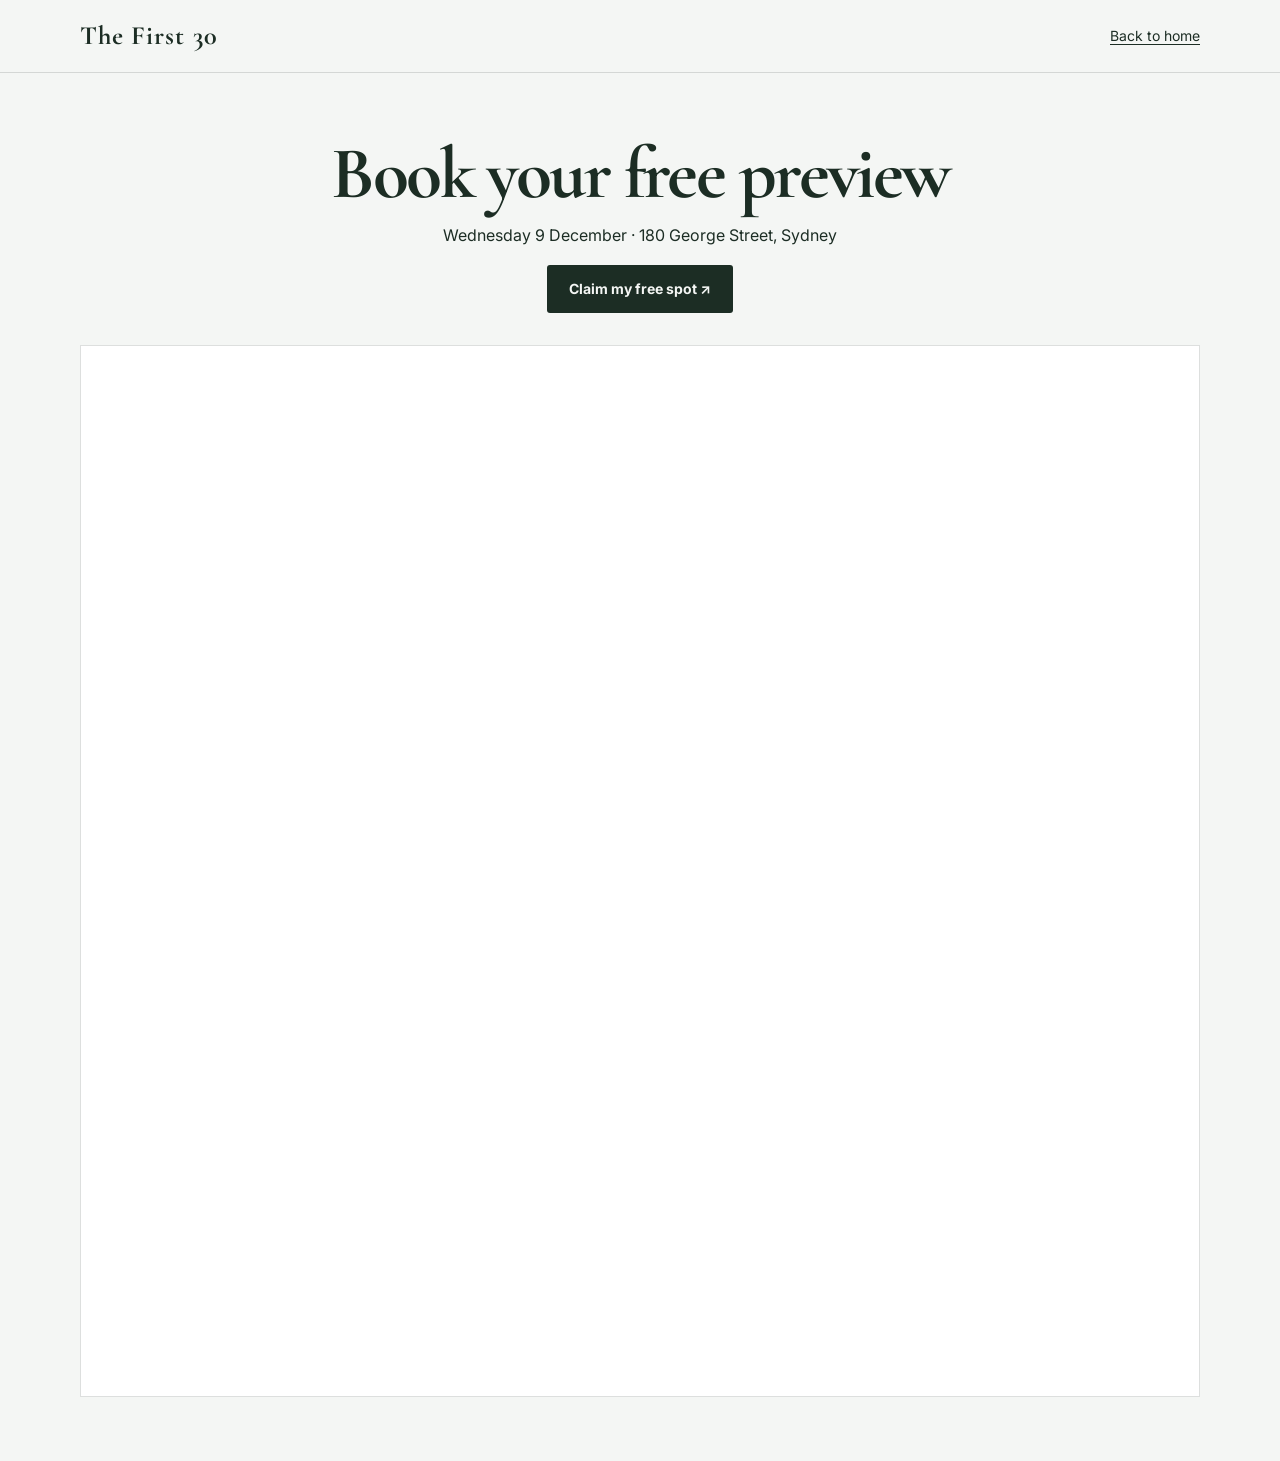
<file: preview-class.html>
<!doctype html>
<html lang="en-AU">
<head>
  <meta charset="utf-8">
  <meta name="viewport" content="width=device-width, initial-scale=1">
  <meta name="robots" content="noindex">
  <title>Book the 9 December Preview | The First 30</title>
  <link rel="stylesheet" href="https://fonts.googleapis.com/css2?family=Cormorant+Garamond:wght@600;700&family=Inter:wght@400;600;700&display=swap">
  <style>
    :root { color-scheme: light; --ink: #1c2d24; --paper: #f4f6f4; --sage: #e2e8e2; }
    * { box-sizing: border-box; }
    body { margin: 0; background: var(--paper); color: var(--ink); font: 1rem/1.6 Inter, Arial, sans-serif; }
    a { color: inherit; text-underline-offset: .22em; }
    .wrap { width: min(1120px, calc(100% - 32px)); margin-inline: auto; }
    header { border-bottom: 1px solid #1c2d2426; }
    header .wrap { display: flex; align-items: center; justify-content: space-between; gap: 1rem; min-height: 72px; }
    .brand, h1 { font-family: "Cormorant Garamond", Georgia, serif; }
    .brand { font-size: 1.65rem; font-weight: 700; letter-spacing: .04em; text-decoration: none; }
    .home { font-size: .875rem; }
    main { padding-block: clamp(2rem, 5vw, 4rem); }
    .intro { text-align: center; margin-bottom: 2rem; }
    h1 { font-size: clamp(2.6rem, 6vw, 4.6rem); line-height: 1; letter-spacing: -.035em; margin: 0 0 .8rem; }
    .details { margin: 0 0 1rem; }
    .direct { display: inline-block; padding: 13px 22px; border-radius: 3px; background: var(--ink); color: var(--paper); font-size: .875rem; font-weight: 700; text-decoration: none; }
    .direct:hover { background: #304739; }
    .direct:focus-visible { outline: 2px solid var(--ink); outline-offset: 4px; }
    .bookamat-embed { width: 100%; border: 1px solid #1c2d2426; background: white; }
    .bookamat-embed iframe { display: block; width: 100%; height: 1050px; border: 0; }
    @media (max-width: 600px) {
      .bookamat-embed iframe { height: 1250px; }
    }
  </style>
</head>
<body>
  <header>
    <div class="wrap">
      <a class="brand" href="https://thefirst30.com.au/">The First 30</a>
      <a class="home" href="https://thefirst30.com.au/">Back to home</a>
    </div>
  </header>
  <main class="wrap">
    <div class="intro">
      <h1>Book your free preview</h1>
      <p class="details">Wednesday 9 December · 180 George Street, Sydney</p>
      <a class="direct" href="https://bookamat.co/share/96f95fb4-2657-4181-ae0d-9eee0971493e/book/activity/1506558">Claim my free spot ↗</a>
    </div>
    <div class="bookamat-embed">
      <iframe
        data-bookamat-embed
        src="https://bookamat.co/embed/the-first-30/book/activity/1506558"
        title="Book the 9 December preview in Bookamat"
        referrerpolicy="strict-origin-when-cross-origin"
        allow="clipboard-write"
      ></iframe>
    </div>
  </main>
</body>
</html>
</file>
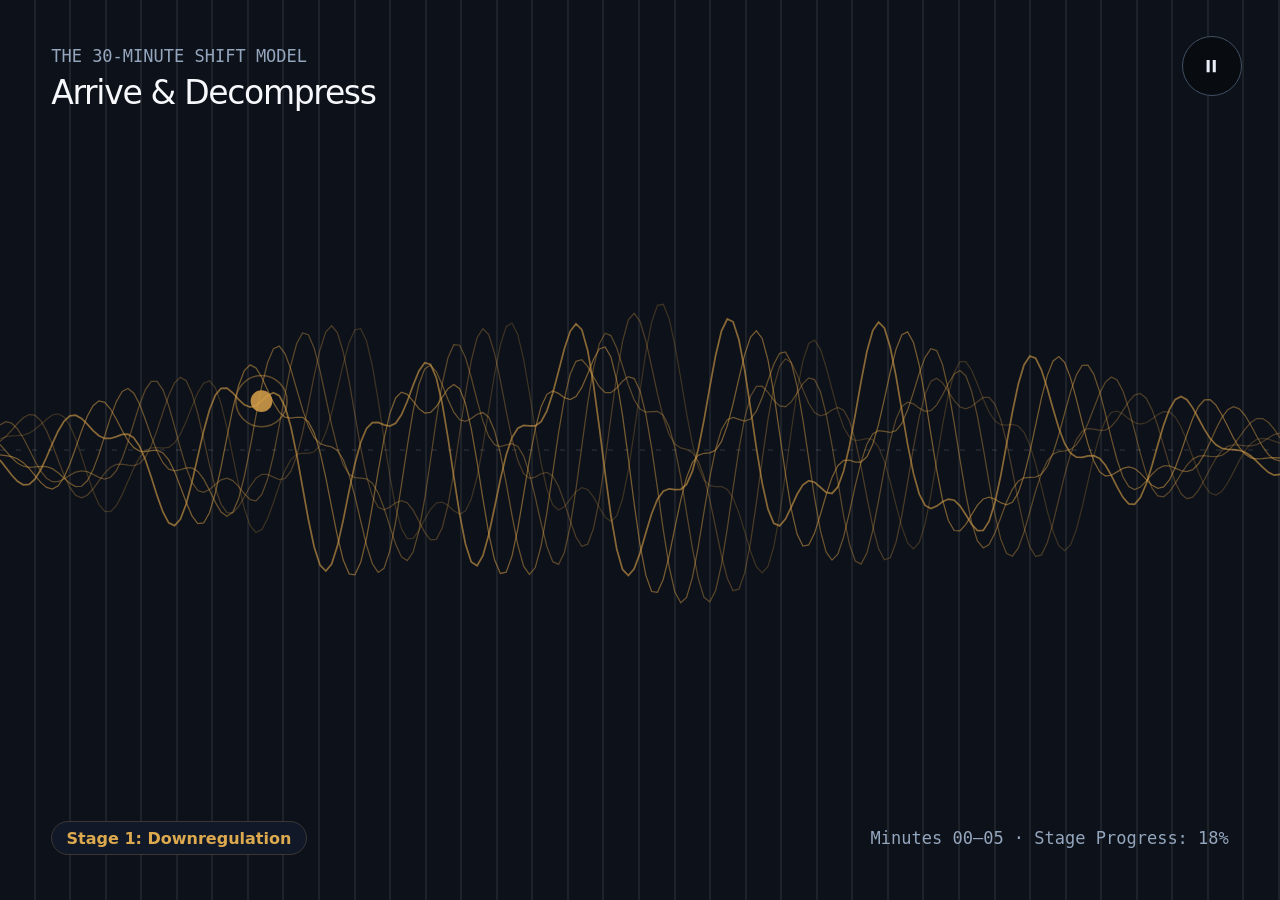
<file: assets/shift-model-interactive.html>
<!doctype html><html lang="en-AU"><head><meta charset="utf-8"><meta name="viewport" content="width=device-width,initial-scale=1"><title>The 30-Minute Shift Model</title><style>
*{box-sizing:border-box}html,body{height:100%}body{margin:0;background:#0d1119}main{position:relative;overflow:hidden;width:100%;height:100%;min-height:270px;background:repeating-linear-gradient(90deg,transparent 0 calc(100% / 36 - 2px),#ffffff12 calc(100% / 36 - 2px) calc(100% / 36)),#0d1119;color:#f7f8fb;font-family:system-ui,sans-serif}canvas{position:absolute;inset:0;width:100%;height:100%}header,footer{position:absolute;left:4%;right:4%}header{top:5%;padding-right:56px}.model,#progress{color:#94a6bd;font:500 clamp(10px,1.6vw,17px)/1.3 ui-monospace,monospace}.model{margin:0 0 .35em}h1{margin:0;font-size:clamp(20px,2.85vw,33px);font-weight:500;letter-spacing:-.04em}button{cursor:pointer;font:inherit}button:focus-visible{outline:2px solid white;outline-offset:4px}#play{position:absolute;top:4%;right:3%;display:grid;place-items:center;width:clamp(38px,5.5vw,60px);aspect-ratio:1;border:1px solid #405064;border-radius:50%;background:#080b10;color:#e9eef7}#play svg{width:40%;height:40%;fill:currentColor}footer{bottom:5%;display:flex;flex-wrap:wrap;justify-content:space-between;align-items:center;gap:10px}#stage{color:#dda94e;background:#111929;border:1px solid #3b3633;border-radius:100px;padding:.4em .9em;text-align:left;font-size:clamp(11px,1.5vw,16px);font-weight:600}@media(max-width:560px){header,footer{left:5%;right:5%}footer{flex-direction:column;align-items:flex-start}h1{font-size:22px}#progress{font-size:10px}}
</style></head><body><main aria-label="Illustrative animation of the 30-minute session"><canvas id="waves" aria-hidden="true"></canvas><header><p class="model">THE 30-MINUTE SHIFT MODEL</p><h1 id="title" aria-live="polite">Arrive &amp; Decompress</h1></header><button id="play" type="button" aria-label="Pause animation"><svg viewBox="0 0 24 24" aria-hidden="true"><path id="icon"/></svg></button><footer><button id="stage" type="button" title="Go to the next stage">Stage 1: Downregulation</button><span id="progress">Minutes 00–05 · Stage Progress: 0%</span></footer></main><script>
const phases=[{title:'Arrive & Decompress',label:'Stage 1: Downregulation',range:'00–05',color:'212,158,73',duration:6500},{title:'The Guided Reset',label:'Stage 2: Interval training for your mind',range:'05–25',color:'75,140,217',duration:12000},{title:'The Shielding Ritual',label:'Stage 3: Deep Integration',range:'25–30',color:'51,161,78',duration:6500}];
const get=id=>document.getElementById(id),canvas=get('waves'),ctx=canvas.getContext('2d'),stage=get('stage'),progress=get('progress'),play=get('play'),tau=2*Math.PI;let playing=!matchMedia('(prefers-reduced-motion: reduce)').matches,index=0,elapsed=0,travel=0,last=performance.now(),width,height;
function smooth(from,to,value){const x=Math.min(1,Math.max(0,(value-from)/(to-from)));return x*x*(3-2*x)}
function motion(fraction){if(index===0){const urgency=1-smooth(.06,.86,fraction);return{amplitude:.037+.094*urgency,cycles:3.6+4.8*urgency,roughness:.07+.36*urgency,spacing:.3+.55*urgency,speed:1.3+6.6*urgency}}if(index===1){const round=(fraction*3)%1,effort=smooth(.04,.24,round)*(1-smooth(.43,.67,round));return{amplitude:.025+.112*effort,cycles:3.1+4.2*effort,roughness:.06+.25*effort,spacing:.23+.69*effort,speed:.95+5.7*effort}}return{amplitude:.024,cycles:3.6,roughness:.06,spacing:.16,speed:.68}}
function draw(settings,fraction){if(!width||!height)return;const phase=phases[index],status=`Minutes ${phase.range} · Stage Progress: ${Math.floor(fraction*100)}%`;if(progress.textContent!==status)progress.textContent=status;ctx.clearRect(0,0,width,height);const center=height/2,color=opacity=>`rgba(${phase.color},${opacity})`;function wave(x,strand){const u=x/width,envelope=.17+.83*Math.pow(Math.sin(Math.PI*u),.8),phaseAngle=tau*settings.cycles*u-travel+strand*settings.spacing;return center+height*settings.amplitude*envelope*(.85*Math.sin(phaseAngle)+settings.roughness*Math.sin(2.13*phaseAngle+strand*.8)+.13*Math.sin(.53*phaseAngle+travel*.31))}ctx.beginPath();ctx.setLineDash([5,11]);ctx.moveTo(0,center);ctx.lineTo(width,center);ctx.strokeStyle='#ffffff28';ctx.lineWidth=1;ctx.stroke();ctx.setLineDash([]);for(let strand=0;strand<6;strand++){ctx.beginPath();ctx.moveTo(0,wave(0,strand));for(let sample=1;sample<=220;sample++){const x=width*sample/220;ctx.lineTo(x,wave(x,strand))}ctx.strokeStyle=color(.24+strand*.075);ctx.lineWidth=strand===5?1.75:1.25;ctx.stroke()}const x=width*(.035+.93*fraction),y=wave(x,5),radius=Math.max(5,Math.min(11,width*.0085));ctx.beginPath();ctx.arc(x,y,radius*2.35,0,tau);ctx.strokeStyle=color(.42);ctx.lineWidth=1.6;ctx.stroke();ctx.beginPath();ctx.arc(x,y,radius,0,tau);ctx.fillStyle=color(.87);ctx.fill()}
function showStage(){get('title').textContent=phases[index].title;stage.textContent=phases[index].label;stage.setAttribute('aria-label',`${phases[index].label}. Go to the next stage.`)}function nextStage(){index=(index+1)%phases.length;elapsed=0;showStage()}function resize(){const bounds=canvas.getBoundingClientRect(),scale=Math.min(devicePixelRatio||1,2);width=bounds.width;height=bounds.height;canvas.width=Math.round(width*scale);canvas.height=Math.round(height*scale);ctx.setTransform(scale,0,0,scale,0,0);const fraction=elapsed/phases[index].duration;draw(motion(fraction),fraction)}function updatePlay(){play.setAttribute('aria-label',playing?'Pause animation':'Play animation');get('icon').setAttribute('d',playing?'M6 4h4v16H6z M14 4h4v16h-4z':'M7 4l14 8-14 8z')}play.addEventListener('click',()=>{playing=!playing;last=performance.now();updatePlay()});stage.addEventListener('click',()=>{nextStage();last=performance.now();draw(motion(0),0)});function tick(now){if(playing){const delta=Math.max(0,Math.min(now-last,50));elapsed+=delta;if(elapsed>=phases[index].duration)nextStage();const fraction=elapsed/phases[index].duration,settings=motion(fraction);travel+=settings.speed*delta/1000;draw(settings,fraction)}last=now;requestAnimationFrame(tick)}showStage();updatePlay();resize();new ResizeObserver(resize).observe(canvas);requestAnimationFrame(tick);
</script></body></html>
</file>
<file: styles.css>
:root{--ink:#1c2d24;--sage:#e2e8e2;--paper:#f4f6f4;--gold:#b08a61;--muted:#a2b3a4}*{box-sizing:border-box}html{scroll-behavior:smooth}body{margin:0;background:var(--paper);color:var(--ink);font:16px/1.65 Inter,Arial,sans-serif}h1,h2,h3,p{margin-top:0}h1,h2,h3,.brand{font-family:'Cormorant Garamond',Georgia,serif}h1{font-size:clamp(3.15rem,4.5vw,5rem);line-height:1.02;letter-spacing:-.035em}h2{font-size:clamp(2.4rem,3.4vw,3.7rem);line-height:1.08}h3{font-size:clamp(1.8rem,2.1vw,2.3rem);line-height:1.12}p{margin-bottom:0}a{color:inherit}button{font:inherit;cursor:pointer}.wrap{width:min(1370px,calc(100% - 9vw));margin:auto}.eyebrow{font-size:.73rem;letter-spacing:.17em;font-weight:600;text-transform:uppercase;color:var(--gold)}.button{display:inline-flex;align-items:center;justify-content:center;background:var(--ink);color:var(--paper);border:1px solid var(--ink);border-radius:3px;padding:13px 22px;font-size:.82rem;font-weight:700;text-decoration:none;transition:transform .2s,background .2s}.button:hover{transform:translateY(-2px);background:#304739}.button.outline{background:transparent;color:var(--ink);border-color:var(--gold)}.button.light{background:var(--paper);color:var(--ink);border-color:var(--paper)}.announcement{background:var(--gold);color:white;text-align:center;padding:9px 20px;font-size:.67rem;letter-spacing:.12em;text-transform:uppercase}.announcement a{font-weight:700;text-decoration:underline;text-underline-offset:3px}.nav{height:100px;border-bottom:1px solid #1c2d2426;display:flex;justify-content:space-between;align-items:center;gap:20px}.brand{font-size:1.75rem;font-weight:700;letter-spacing:.04em;text-decoration:none;white-space:nowrap}.nav-links{display:flex;gap:30px;align-items:center;font-size:.8rem}.nav-links>a:not(.button){text-decoration:none}.nav-links>a:hover{text-decoration:underline}.menu-toggle{display:none;border:1px solid #b9c5b9;background:transparent;padding:7px 12px}.hero{padding:58px 0 72px;display:grid;grid-template-columns:1fr .95fr;gap:8%;align-items:center}.hero .eyebrow{color:var(--muted);margin-bottom:25px}.hero h1{margin-bottom:26px}.hero .intro{font-size:1.07rem;line-height:1.7;max-width:600px;opacity:.82;margin-bottom:28px}.hero .fineprint{max-width:480px;opacity:.6;font-size:.73rem;font-style:italic;margin-top:15px}.hero-photo img{width:100%;aspect-ratio:504/585;object-fit:cover;display:block}.photo-note{font-size:.68rem;opacity:.6;line-height:1.55;margin-top:12px}.section{padding:90px 0}.center{text-align:center}.section-title{max-width:850px;margin:10px auto 13px}.section-sub{opacity:.76}.steps{display:grid;grid-template-columns:repeat(3,minmax(0,1fr));gap:20px;margin-top:45px}.step{background:var(--sage);padding:28px;display:flex;flex-direction:column;gap:19px}.step .time{font-size:.75rem;font-weight:600;letter-spacing:.04em}.step .time:before{content:'';display:inline-block;width:22px;height:1px;background:var(--muted);vertical-align:middle;margin-right:12px}.step h3{margin:0}.step p{font-size:.9rem;line-height:1.75;flex:1}.step img{width:100%;height:180px;object-fit:cover}.dark{background:var(--ink);color:var(--paper)}.dark .eyebrow{color:var(--muted)}.toolkit-intro{display:grid;grid-template-columns:1fr 1fr;gap:8%;align-items:center;margin:22px 0 44px}.toolkit-intro h2{max-width:600px}.toolkit-intro p{max-width:580px;opacity:.78}.toolkit-image{border:1px solid var(--gold);padding:7px}.toolkit-image img{width:100%;display:block;aspect-ratio:632/236;object-fit:cover}.caption{font-size:.66rem;letter-spacing:.09em;opacity:.65;margin-top:10px}.phases{display:grid;gap:12px}.phase{border:1px solid var(--gold);border-radius:100px;padding:18px 28px;display:grid;grid-template-columns:32% 1fr;gap:25px;align-items:center;font-size:.84rem}.phase>div+div{border-left:1px solid #a2b3a46a;padding-left:26px;opacity:.82}.phase.featured{background:var(--gold);border-color:var(--gold)}.phase small{display:block;opacity:.75}.space-grid{display:grid;grid-template-columns:1.04fr 1fr;gap:6%;align-items:start}.space-main img{width:100%;display:block;aspect-ratio:648/941;object-fit:cover}.space-copy{padding-top:15px}.space-copy h2{margin:15px 0 22px}.space-copy>p:not(.eyebrow){opacity:.82}.address{background:var(--sage);padding:22px;margin:24px 0;display:flex;gap:12px;font-size:.87rem}.space-secondary{width:100%;display:block;aspect-ratio:560/256;object-fit:cover}.booking{background:var(--sage)}.booking-grid{display:grid;grid-template-columns:.92fr 1.08fr;gap:7%;align-items:start}.booking h2{margin:15px 0 22px}.booking p{font-size:.91rem}.access{background:var(--paper);padding:22px;margin-top:30px;font-size:.82rem}.access strong{display:block;margin-bottom:8px}.schedule{background:#fff;padding:28px;border-radius:10px}.session{display:grid;grid-template-columns:1fr auto;gap:15px;align-items:center;padding:15px 0;border-bottom:1px solid #b3c0b5}.session:last-child{border:0}.session strong{font-size:1rem}.session small{display:block;color:var(--gold);font-size:.7rem}.session .button{padding:11px 16px;font-size:.72rem}.pricing{padding-top:80px}.price-grid{display:grid;grid-template-columns:repeat(3,1fr);gap:20px}.price-card{border:1px solid #8b9c8e;background:#fff;padding:30px;display:flex;flex-direction:column;gap:14px;position:relative;min-height:360px}.price-card .eyebrow{font-size:.65rem}.price-card h3{margin:0}.price{font-size:2rem;font-weight:700;line-height:1.2}.price-card ul{padding-left:17px;font-size:.78rem;line-height:1.9;flex:1}.price-card .button{width:100%}.price-card.featured{border:2px solid var(--gold)}.ribbon{position:absolute;top:-12px;left:24px;background:var(--gold);color:white;padding:4px 12px;font-size:.61rem;letter-spacing:.09em}.preview-callout{border:1px solid var(--ink);background:var(--sage);padding:30px;margin-top:28px}.preview-callout h3{margin-bottom:8px}.preview-callout p{max-width:750px;margin:12px 0 20px}.faq-layout{display:grid;grid-template-columns:1fr 440px;gap:8%;align-items:start}.faq-layout h2{margin:15px 0 30px}.faq details{border-top:1px solid #b2c0b5;padding:20px 0}.faq details:last-child{border-bottom:1px solid #b2c0b5}.faq summary{font-size:.92rem;font-weight:600;cursor:pointer;list-style:none;display:flex;justify-content:space-between;gap:20px}.faq summary:after{content:'+';color:var(--gold);font-size:1.25rem}.faq details[open] summary:after{content:'−'}.faq details p{font-size:.86rem;opacity:.78;margin-top:14px}.final-cta{background:var(--ink);color:var(--paper);padding:36px;border-top:2px solid var(--gold)}.final-cta h2{margin:14px 0 25px}.final-cta>p:not(.eyebrow){font-size:.82rem;line-height:1.8;margin-bottom:22px}.final-cta .fineprint{opacity:.6;font-size:.7rem;font-style:italic;margin-top:16px}footer{border-top:1px solid #1c2d2426;padding:30px 0 40px;display:flex;justify-content:space-between;align-items:center;font-size:.8rem}footer small{display:block;opacity:.6}.prototype-note{background:#fff5e9;border:1px solid #dfc8aa;padding:13px 20px;font-size:.75rem;color:#4e3c29}.prototype-note strong{font-weight:700}dialog{border:0;border-radius:10px;max-width:min(470px,calc(100% - 32px));padding:32px;color:var(--ink);box-shadow:0 15px 70px #0003}dialog::backdrop{background:#12241caa}dialog h2{font-size:2rem}dialog p{font-size:.9rem;margin-bottom:20px}.dialog-actions{display:flex;gap:12px;flex-wrap:wrap}dialog .outline{background:white}section[id]{scroll-margin-top:20px}
@media(max-width:1000px){.wrap{width:min(100% - 44px,900px)}.nav-links{gap:16px}.hero{gap:5%}.hero h1{font-size:3.3rem}.steps{gap:12px}.step{padding:20px}.faq-layout{grid-template-columns:1fr 340px;gap:5%}.phase{grid-template-columns:35% 1fr}.space-grid{gap:4%}}
@media(max-width:720px){.announcement{font-size:.58rem}.nav{height:76px}.menu-toggle{display:block}.nav-links{display:none;position:absolute;top:115px;left:0;right:0;background:var(--paper);z-index:20;flex-direction:column;align-items:stretch;padding:25px;box-shadow:0 12px 25px #0002}.nav-links.open{display:flex}.hero,.toolkit-intro,.space-grid,.booking-grid,.faq-layout{grid-template-columns:1fr}.hero{padding:36px 0 60px;gap:32px}.hero h1{font-size:clamp(3rem,12vw,4.5rem)}.hero-photo img{max-height:520px}.section{padding:65px 0}.steps,.price-grid{grid-template-columns:1fr}.step img{height:220px}.toolkit-intro{gap:26px}.phase{grid-template-columns:1fr;border-radius:18px;gap:8px}.phase>div+div{border-left:0;border-top:1px solid #a2b3a46a;padding:10px 0 0}.space-main img{max-height:600px}.space-copy{padding:20px 0}.booking-grid{gap:30px}.price-card{min-height:auto}.faq-layout{gap:40px}.session{grid-template-columns:1fr auto}.session .button{padding:10px}.final-cta{padding:28px}footer{gap:15px}.brand{font-size:1.5rem}}
@media(prefers-reduced-motion:reduce){html{scroll-behavior:auto}.button{transition:none}}

/* v3: fluid editorial layout, first-screen hero, and generous whitespace */
:root { --page-gutter: clamp(22px, 5.2vw, 104px); }
.wrap { width: min(1440px, calc(100% - 2 * var(--page-gutter))); }
.nav { height: clamp(66px, 9vh, 88px); }
.hero {
  min-height: min(760px, calc(100svh - 130px));
  padding: clamp(22px, 3.5vh, 46px) 0;
  grid-template-columns: minmax(0, 1.06fr) minmax(0, .94fr);
  gap: clamp(30px, 5.2vw, 96px);
  align-items: center;
}
.hero > * { min-width: 0; }
.hero h1 { font-size: clamp(3rem, 4.2vw, 4.9rem); line-height: 1.02; margin-bottom: clamp(14px, 2.2vh, 24px); }
.hero .eyebrow { margin-bottom: clamp(12px, 2vh, 22px); }
.hero .intro { font-size: clamp(.9rem, 1.04vw, 1.07rem); line-height: 1.6; margin-bottom: clamp(16px, 2.4vh, 26px); }
.hero-photo img { width: 100%; height: min(60svh, 570px); aspect-ratio: auto; object-fit: cover; object-position: center; }
.hero .photo-note { font-size: .64rem; line-height: 1.4; margin-top: 8px; }
.hero .fineprint { margin-top: 10px; line-height: 1.45; }
.section { padding: clamp(88px, 9vw, 148px) 0; }
.steps { gap: clamp(18px, 2.1vw, 32px); margin-top: 55px; }
.step { padding: clamp(24px, 2.4vw, 40px); gap: 22px; }
.toolkit-intro { gap: 10%; margin: 32px 0 58px; }
.space-grid { gap: 8%; }
.booking-grid { gap: 9%; }
.price-grid { gap: clamp(18px, 2vw, 30px); }
.faq-layout { gap: 10%; }
.prototype-note { max-width: 100%; margin: 0; padding: 15px var(--page-gutter); }
@media (min-width: 721px) and (max-height: 800px) {
  .hero { min-height: calc(100svh - 115px); padding: 16px 0; }
  .hero h1 { font-size: clamp(2.65rem, 3.7vw, 4.2rem); }
  .hero-photo img { height: min(54svh, 440px); }
  .hero .intro { font-size: .91rem; }
  .hero .photo-note { max-height: 42px; overflow: hidden; }
}
@media (max-width: 1100px) {
  .hero { gap: 4vw; }
  .hero h1 { font-size: clamp(2.8rem, 4.6vw, 4rem); }
  .nav-links { gap: 16px; }
  .space-grid { gap: 5%; }
  .faq-layout { grid-template-columns: minmax(0, 1fr) minmax(280px, 36%); gap: 5%; }
}
@media (max-width: 720px) {
  .wrap { width: calc(100% - 40px); }
  .nav { height: 70px; }
  .nav-links { top: 100%; }
  header { position: relative; }
  .hero { min-height: auto; grid-template-columns: 1fr; padding: 42px 0 72px; gap: 34px; }
  .hero h1 { font-size: clamp(3.15rem, 11.4vw, 4.6rem); }
  .hero .intro { font-size: 1rem; }
  .hero-photo img { height: auto; aspect-ratio: 4 / 3; max-height: 430px; }
  .section { padding: 84px 0; }
  .steps, .price-grid, .toolkit-intro, .space-grid, .booking-grid, .faq-layout { grid-template-columns: 1fr; }
  .steps { gap: 22px; }
  .step { padding: 28px; }
  .toolkit-intro { gap: 30px; }
  .phase { grid-template-columns: 1fr; border-radius: 18px; }
  .phase > div + div { border-left: 0; border-top: 1px solid #a2b3a46a; padding: 12px 0 0; }
  .space-main img { max-height: 590px; }
  .booking-grid { gap: 34px; }
  .faq-layout { gap: 48px; }
  .final-cta { padding: 30px; }
  .price-card { min-height: auto; }
}
@media (max-width: 420px) {
  .wrap { width: calc(100% - 32px); }
  .hero { padding-top: 32px; }
  .hero h1 { font-size: clamp(2.85rem, 12.3vw, 3.6rem); }
  .hero .button { width: 100%; }
  .session { grid-template-columns: 1fr; }
  .session .button { width: 100%; }
  .schedule { padding: 20px; }
  .section { padding: 70px 0; }
  .phase { padding: 20px; }
  footer { align-items: flex-start; flex-direction: column; }
}


/* v4: Figma-aligned colours and typography; cinematic editorial hero */
:root { --ink:#1c2d24; --paper:#f4f6f4; --sage:#e2e8e2; --gold:#b08a61; --muted:#a2b3a4; --page-gutter:clamp(22px,5.5vw,108px); }
body { background:var(--paper); color:var(--ink); font-family:Inter,Arial,sans-serif; font-weight:400; }
h1,h2,h3,.brand { font-family:'Cormorant Garamond',Georgia,serif; font-weight:700; letter-spacing:0; }
.brand { letter-spacing:.055em; }
.wrap { width:min(1320px,calc(100% - 2 * var(--page-gutter))); margin-inline:auto; }
.nav { height:clamp(74px,8.5vh,100px); }
.announcement { background:var(--gold); }
.section { padding-block:clamp(90px,8.5vw,144px); }
.step,.booking,.preview-callout,.address { background:var(--sage); }
.dark,.final-cta { background:var(--ink); color:var(--paper); }
.hero { display:block; width:100%; min-height:clamp(610px,calc(100svh - 135px),850px); margin:0; padding:0; position:relative; isolation:isolate; background:var(--ink) url('assets/hero-architectural-wide.jpg') center center / cover no-repeat; color:var(--paper); }
.hero-inner { min-height:inherit; display:flex; align-items:center; padding-block:clamp(45px,6vh,90px); }
.hero-copy { max-width:min(690px,59%); position:relative; z-index:1; }
.hero .eyebrow { color:#f4f6f4; opacity:.94; margin-bottom:22px; font-size:.8rem; letter-spacing:.13em; }
.hero h1 { color:#f4f6f4; font-weight:700; font-size:clamp(3.25rem,4.8vw,5.3rem); line-height:1.02; margin:0 0 28px; letter-spacing:-.014em; text-wrap:balance; }
.hero .intro { color:#f4f6f4; opacity:.97; max-width:625px; font-size:clamp(.96rem,1.14vw,1.1rem); line-height:1.65; margin-bottom:25px; }
.hero .button { background:var(--ink); border-color:var(--ink); color:var(--paper); padding:16px 26px; }
.hero .fineprint { color:#f4f6f4; opacity:.9; font-size:.76rem; line-height:1.55; max-width:590px; margin-top:15px; }
@media(min-width:1500px){ .hero { background-size:cover; } }
@media(min-width:721px) and (max-height:780px){ .hero { min-height:calc(100svh - 115px); } .hero h1{font-size:clamp(2.9rem,4vw,4.3rem);margin-bottom:16px}.hero .intro{font-size:.95rem;margin-bottom:16px}.hero .eyebrow{margin-bottom:14px} }
@media(max-width:1100px){ .hero-copy{max-width:65%}.hero h1{font-size:clamp(3rem,5.3vw,4.4rem)} }
@media(max-width:720px){
  .wrap{width:calc(100% - 40px)}
  .hero{min-height:0; background-position:67% top; background-size:auto 100%; }
  .hero::before{content:'';position:absolute;inset:0;background:linear-gradient(90deg,rgba(17,35,25,.90),rgba(17,35,25,.70));z-index:0}
  .hero-inner{min-height:610px;padding-block:60px;align-items:center}
  .hero-copy{max-width:100%}
  .hero h1{font-size:clamp(3.2rem,10.4vw,4.4rem)}
  .hero .intro{font-size:1rem}
  .section{padding-block:80px}
  .nav-links{top:100%}
  header{position:relative;z-index:5;background:var(--paper)}
}
@media(max-width:420px){.wrap{width:calc(100% - 32px)}.hero-inner{min-height:680px;padding-block:50px}.hero h1{font-size:clamp(2.9rem,11.5vw,3.5rem)}.hero .button{width:100%}.section{padding-block:70px}}


/* v5: restrained editorial grid and section boundaries */
:root { --content-max: 1220px; --page-gutter: clamp(24px, 6vw, 112px); }
.wrap { width: min(var(--content-max), calc(100% - 2 * var(--page-gutter))); margin-inline:auto; }
/* Maintain the photograph's cinematic width, but anchor all copy to the same grid. */
.hero-copy { max-width: min(650px, 56%); }
/* The programme is an editorial spread, not a full-bleed data table. */
#toolkit .wrap { max-width: 1180px; }
.toolkit-intro { grid-template-columns: minmax(0,1fr) minmax(0,.94fr); gap: clamp(48px,7vw,105px); }
.toolkit-intro h2 { max-width: 540px; }
.toolkit-intro p { max-width: 495px; }
.phases { max-width: 1140px; margin-inline:auto; gap: 13px; }
.phase { grid-template-columns: 35% minmax(0,1fr); padding: 19px 26px; gap: 20px; }
.phase>div+div { padding-left: 24px; }
/* The preview and paid plans are separate chapters with distinct paper colours. */
.booking { background: #e2e8e2; }
.pricing-section { background: #f4f6f4; border-top: 1px solid #d3dcd3; }
.pricing { padding-top:0; }
.pricing-kicker { margin-bottom: 34px; }
.price-grid { gap: clamp(18px,2.3vw,30px); }
.price-card { background:#fff; }
/* Preserve the entire height of the architectural photograph. Give the copy a
   shorter reading measure and allow it to remain visible while the image scrolls. */
#space .wrap { max-width: 1160px; }
.space-grid { grid-template-columns: minmax(0,.84fr) minmax(0,1fr); gap: clamp(44px,6vw,94px); align-items:start; }
.space-main img { width:100%; height:auto; max-height:none; aspect-ratio:auto; object-fit:contain; }
.space-copy { position:sticky; top:28px; padding-top:0; max-width:560px; }
.space-copy h2 { font-size:clamp(2.5rem,3.5vw,3.8rem); line-height:1.02; margin:12px 0 20px; }
.space-copy>p:not(.eyebrow) { font-size:.95rem; line-height:1.7; }
.address { padding:18px 20px; margin:20px 0; font-size:.83rem; line-height:1.6; }
.space-secondary { width:100%; height:auto; aspect-ratio:auto; max-height:220px; object-fit:contain; object-position:left center; }
@media (min-width:1450px) { .wrap { width:min(var(--content-max),calc(100% - 160px)); } }
@media (max-width:1050px) {
  .wrap { width:calc(100% - 64px); }
  .toolkit-intro { gap:40px; }
  .space-grid { gap:38px; }
  .space-copy h2 { font-size:clamp(2.3rem,4vw,3.1rem); }
}
@media (max-width:720px) {
  .wrap { width:calc(100% - 40px); }
  .toolkit-intro,.space-grid { grid-template-columns:1fr; }
  .space-copy { position:static; max-width:none; }
  .space-main { max-width:550px; margin-inline:auto; }
  .space-main img { max-height:none; }
  .space-grid { gap:36px; }
  .space-secondary { max-height:none; }
  .phase { grid-template-columns:1fr; }
  .pricing-kicker { margin-bottom:26px; }
  .hero-copy { max-width:100%; }
}
@media (max-width:420px) { .wrap { width:calc(100% - 32px); } }

 .research-credit, #research-credit{white-space:pre-line}


.methodology-section{background:#f4f6f4;color:#1c2d24}
.method-video{position:relative;background:#182820;overflow:hidden}
.method-video video{display:block;width:100%;max-height:76svh;min-height:330px;object-fit:contain;background:#182820}
.methodology-copy{display:grid;grid-template-columns:minmax(0,1fr) minmax(0,1fr);gap:clamp(40px,8vw,140px);padding-top:clamp(78px,8vw,130px);padding-bottom:clamp(85px,9vw,150px)}
.methodology-copy h2{font-family:'Cormorant Garamond',Georgia,serif;font-size:clamp(3rem,4.7vw,5.2rem);line-height:1.04;font-weight:600;margin:18px 0}
.methodology-copy p{line-height:1.75}
.methodology-copy .eyebrow{font-size:12px;letter-spacing:.16em}
.work-ready{background:#f4f6f4;padding:24px 28px;margin-top:30px}
.work-ready p{margin:10px 0 0}
.source-link{font:inherit;color:#e6c7a5;background:transparent;border:0;text-decoration:underline;text-underline-offset:4px;cursor:pointer;padding:3px 5px}
.source-link:hover,.source-link:focus-visible{color:white}
.research-dialog{width:min(520px,calc(100% - 30px));max-height:calc(100svh - 40px);overflow:auto;border:1px solid #b08a61;border-radius:12px;background:#f4f6f4;color:#1c2d24;padding:26px 28px;box-shadow:0 25px 80px #0004}
.research-dialog::backdrop{background:#0b1a14a8}
.research-dialog .research-close{background:transparent;border:0;color:#1c2d24;font:500 13px Inter,Arial,sans-serif;cursor:pointer;padding:0 0 16px}
.research-dialog h3{font-family:'Cormorant Garamond',Georgia,serif;font-size:36px;line-height:1.1;margin:8px 0 20px}
.research-dialog .research-credit{font-size:13px;font-weight:600;line-height:1.6;margin-bottom:20px}
.research-dialog p{line-height:1.65}
.research-context{background:#e2e8e2;padding:16px 18px;font-size:13px;line-height:1.65;margin-top:22px}
#toolkit .toolkit-image img{object-fit:contain;height:auto;width:100%}
@media(max-width:720px){.methodology-copy{grid-template-columns:1fr;gap:18px}.method-video video{min-height:220px;max-height:55svh}.methodology-copy h2{font-size:clamp(2.8rem,10vw,4rem)}}


/* V7: Figma-aligned layout refinements */
.hero .button{background:#b08a61!important;border-color:#b08a61!important;color:#f4f6f4!important;font-weight:500}
.methodology-section{background:#e2e8e2!important}
.methodology-copy{display:grid;grid-template-columns:minmax(0,1.02fr) minmax(0,.98fr);align-items:center;gap:clamp(40px,5.5vw,88px);padding-block:clamp(85px,8vw,130px)}
.methodology-copy .method-video{align-self:stretch;display:flex;align-items:center;background:transparent;min-width:0}
.methodology-copy .method-video [hidden]{display:none}
.methodology-copy .method-video video{width:100%;height:auto;max-height:none;min-height:0;aspect-ratio:16/10;object-fit:contain;background:#1c2d24}
.methodology-copy>div:last-child{min-width:0}
.methodology-copy h2{font-size:clamp(2.9rem,3.8vw,4.6rem)}
.methodology-copy p{line-height:1.7}
#toolkit .toolkit-image img{width:100%;height:auto;display:block;object-fit:contain}
#book .booking-grid{align-items:start}
#book .schedule{background:transparent;padding:0;box-shadow:none;border:0}
#book .preview-time{background:#f4f6f4;border-radius:9px;padding:24px;display:flex;align-items:center;justify-content:space-between;gap:20px}
#book .preview-time strong{font-size:1.25rem}
#book .preview-time small{display:block;color:#b08a61}
#book .preview-time .button{white-space:nowrap}
#book .preview-note{font-size:.85rem;line-height:1.5;margin:14px 0 20px}
#book .booking-photo{width:100%;height:auto;display:block;max-height:460px;object-fit:contain;object-position:center}
#book .booking-grid>div:first-child p:not(.eyebrow){max-width:54ch}
#questions .faq details:last-child{border-bottom:1px solid #c6d0c6}
@media(max-width:900px){
 .methodology-copy{grid-template-columns:1fr;gap:36px}
 .methodology-copy .method-video{order:0}
 .methodology-copy>div:last-child{order:1}
}
@media(max-width:720px){
 .hero{background-position:right center!important;background-size:auto 100%!important;min-height:0}
 .hero::before{background:linear-gradient(180deg,rgba(16,32,23,.83) 0%,rgba(16,32,23,.79) 49%,rgba(16,32,23,.23) 100%)!important}
 .hero-inner{min-height:740px;align-items:flex-start!important;padding-top:42px!important;padding-bottom:160px!important}
 .hero-copy{max-width:100%}
 .hero h1{font-size:clamp(2.65rem,10vw,3.8rem)}
 .hero .intro{font-size:.92rem}
 .hero .fineprint{font-size:.72rem}
 #book .preview-time{flex-direction:column;align-items:stretch}
 #book .preview-time .button{width:100%;text-align:center}
}
@media(max-width:420px){
 .hero-inner{min-height:790px;padding-top:36px!important;padding-bottom:165px!important}
 .hero h1{font-size:clamp(2.65rem,10.5vw,3.2rem)}
}


.registration-modal{width:min(640px,calc(100vw - 28px));max-width:640px;max-height:min(92svh,940px);padding:0;overflow:auto;background:#f4f6f4;color:#1c2d24;border:1px solid #b08a61;border-radius:12px;box-shadow:0 28px 100px #0a1b13a6}
.registration-modal::backdrop{background:rgba(12,29,20,.76);backdrop-filter:blur(5px)}
.registration-header{display:flex;justify-content:space-between;align-items:flex-start;gap:16px;padding:28px 30px 15px;background:#e2e8e2}
.registration-header h2{font-family:'Cormorant Garamond',Georgia,serif;font-size:clamp(2.4rem,5vw,3.35rem);line-height:1.04;font-weight:600;margin:7px 0 12px;color:#1c2d24}
.registration-header p{font-size:14px;line-height:1.55;margin:0}
.registration-header .registration-eyebrow{font-size:11px;letter-spacing:.15em;font-weight:700;color:#9c7652}
.registration-close{font-size:29px;line-height:1;border:1px solid #1c2d2450;border-radius:50%;width:38px;height:38px;flex:none;background:transparent;color:#1c2d24;cursor:pointer}
.registration-close:hover,.registration-close:focus-visible{background:#1c2d24;color:white}
.registration-modal iframe{display:block;width:100%;height:min(570px,66svh);min-height:390px;border:0;background:#f4f6f4}
.registration-note{font-size:12px;line-height:1.55;color:#54655b;margin:0;padding:12px 30px 22px}
@media(max-width:600px){.registration-modal{width:calc(100vw - 14px);max-height:96svh;border-radius:8px}.registration-header{padding:19px 18px 12px}.registration-modal iframe{height:65svh;min-height:350px}.registration-note{padding:10px 18px 18px}}


/* V9: Figma copy and transformation, restrained pricing */
.transformation-section{background:#f4f6f4;color:#1c2d24}
.transformation-section .center{margin-bottom:48px}
.transformation-section em{font-style:italic;font-weight:inherit}
.transform-head{display:grid;grid-template-columns:1fr 1fr;gap:clamp(55px,7vw,130px);padding:0 0 16px;border-bottom:1px solid #a2b3a4;color:#1c2d24;font-family:'Cormorant Garamond',Georgia,serif;font-size:clamp(1.65rem,2.5vw,2.5rem);font-weight:600}
.transform-head>div:last-child{padding-left:24px}
.transform-row{display:grid;grid-template-columns:minmax(0,1fr) 42px minmax(0,1fr);gap:clamp(16px,3vw,45px);align-items:center;padding:24px 8px;border-bottom:1px solid #c8d3ca}
.transform-row p{margin:0;max-width:49ch;font-size:clamp(.94rem,1.13vw,1.12rem);line-height:1.6}
.transform-row p:first-child{color:#617166}.transform-row p:last-child{font-weight:500}
.transform-row span{text-align:center;font-size:27px;color:#b08a61}
.transform-disclaimer{max-width:85ch;margin:28px 0 0;color:#69796d;font-size:12px;line-height:1.65}
.pricing-section{background:#f4f6f4;color:#1c2d24;border-top:1px solid #dce3dd}
.pricing-heading{display:grid;grid-template-columns:1.3fr .7fr;gap:50px;align-items:end;margin-bottom:38px}
.pricing-heading .section-title{max-width:680px}.pricing-heading>p{max-width:38ch;line-height:1.65}
.pricing-list{border-top:1px solid #a2b3a4}
.pricing-line{display:grid;grid-template-columns:minmax(0,1fr) 170px 200px;gap:30px;align-items:center;padding:23px 0;border-bottom:1px solid #c8d3ca}
.pricing-line strong{display:block;font-family:'Cormorant Garamond',Georgia,serif;font-size:clamp(1.6rem,2.3vw,2.2rem);font-weight:600}
.pricing-line span{display:block;color:#617166;font-size:14px;margin-top:4px}
.pricing-line .price{font-family:'Cormorant Garamond',Georgia,serif;font-size:2.4rem;font-weight:600;white-space:nowrap}
.pricing-line .launch-list-interest{font:inherit;cursor:pointer;border:1px solid #b08a61;background:transparent;color:#1c2d24;padding:16px 12px;min-height:52px;font-weight:600;transition:background .2s ease,color .2s ease}
.pricing-line .launch-list-interest:hover{background:#1c2d24;color:#f4f6f4}
.pricing-line .price small{font-family:Inter,Arial,sans-serif;font-size:13px;font-weight:400}
.paid-interest{border:1px solid #b08a61;background:transparent;color:#1c2d24;padding:13px 15px;font:600 13px Inter,Arial,sans-serif;cursor:pointer}
.paid-interest:hover{background:#e2e8e2}
.pricing-footnote{color:#69796d;font-size:12px;margin-top:24px;line-height:1.5}
.registration-header{background:#1c2d24;color:#f4f6f4}
.registration-header h2,.registration-header p{color:#f4f6f4}
.registration-header .registration-eyebrow{color:#b08a61}
.registration-close{border-color:#f4f6f480;color:#f4f6f4}
.registration-note{background:#1c2d24;color:#e2e8e2}
@media(max-width:720px){.transform-head{gap:12px;font-size:1.45rem}.transform-head>div:last-child{padding-left:0}.transform-row{grid-template-columns:1fr 25px 1fr;gap:10px;padding:20px 0}.transform-row p{font-size:.85rem}.transform-row span{font-size:20px}.pricing-heading{grid-template-columns:1fr;gap:10px}.pricing-line{grid-template-columns:1fr auto;gap:12px}.pricing-line .paid-interest{grid-column:1/-1;width:100%}}


/* V10 — full copy and style reconciliation against Figma 12 Nov 2026 */
.hero .eyebrow{letter-spacing:.14em}
.methodology-lead{font-family:Inter,Arial,sans-serif;font-size:16px;font-weight:700;line-height:1.7;margin:12px 0 16px}
#toolkit .toolkit-intro .caption{font-size:12px;line-height:1.5;opacity:.78;max-width:50ch}
#book .capacity-indicator{display:block;margin-top:7px;font-weight:700;color:#9a6749}
#questions .final-cta .eyebrow{text-transform:uppercase}
#transformation h2 em,#transformation .transform-head em{font-style:italic}
#space .space-main img{height:auto;object-fit:contain;max-height:none}
@media(max-width:720px){#book .preview-time small{white-space:normal}}


/* v11: composed transformation contrast, pricing alignment, distinct registration */
#transformation.transformation-section {
 background:#263b30;
 color:#f4f6f4;
 padding-block:clamp(88px,8vw,126px);
}
#transformation .wrap {max-width:1050px}
#transformation .eyebrow {color:#c7a67f}
#transformation .section-title,
#transformation .transform-head {color:#f4f6f4}
#transformation .center {margin-bottom:clamp(38px,5vw,65px)}
#transformation .transform-head {
 display:grid;
 grid-template-columns:minmax(0,1fr) 44px minmax(0,1fr);
 gap:clamp(14px,2.4vw,30px);
 font-size:clamp(1.55rem,2.2vw,2.2rem);
 line-height:1.16;
 padding:0 0 26px;
 border-bottom:1px solid #789081;
}
#transformation .transform-head>div:last-child{padding-left:0}
#transformation .transform-row {
 grid-template-columns:minmax(0,1fr) 44px minmax(0,1fr);
 gap:clamp(14px,2.4vw,30px);
 padding:clamp(22px,2.8vw,34px) 0;
 border-color:#647d6c;
}
#transformation .transform-row p {font-size:clamp(.95rem,1.07vw,1.08rem);line-height:1.55;max-width:43ch}
#transformation .transform-row p:first-child{color:#c1cec3}
#transformation .transform-row p:last-child{color:#f4f6f4;font-weight:550}
#transformation .transform-row span{color:#c7a67f}
#transformation .transform-disclaimer{color:#b8c8bc;max-width:80ch;margin-top:30px}
#pricing .pricing-heading{display:block;margin-bottom:42px}
#pricing .pricing-heading>div {max-width:none}
#pricing .pricing-heading .section-title{max-width:none;margin-top:10px;margin-bottom:15px;text-align:left}
#pricing .pricing-heading>p{max-width:70ch;margin:0;text-align:left}
#pricing .inline-preview-link{color:#1c2d24;text-decoration:underline;text-decoration-color:#b08a61;text-underline-offset:4px;font-weight:600}
#pricing .inline-preview-link:hover{color:#9d744c}
#pricing .pricing-line:nth-child(2) span{color:#617166}
#pricing .paid-interest{white-space:nowrap}
@media(max-width:720px){
 #transformation .wrap{width:calc(100% - 40px)}
 #transformation .transform-head{grid-template-columns:1fr 1fr;gap:16px;font-size:clamp(1.2rem,5vw,1.65rem);padding-bottom:20px}
 #transformation .transform-head-spacer{display:none}
 #transformation .transform-row{display:grid;grid-template-columns:1fr;gap:8px;padding:23px 0}
 #transformation .transform-row p{max-width:none;font-size:1rem}
 #transformation .transform-row span{justify-self:start;text-align:left;line-height:1;font-size:25px}
 #transformation .transform-row p:last-child{padding-left:25px}
 #pricing .pricing-heading{margin-bottom:32px}
 #pricing .pricing-heading .section-title{font-size:clamp(2.4rem,8.5vw,3.5rem)}
}
@media(max-width:420px){
 #transformation .wrap{width:calc(100% - 32px)}
 #transformation .transform-head{font-size:1.25rem}
}


/* V12 — architectural hero and final editorial refinements */
.hero{background-image:url('assets/hero-four-chairs-water-bottles.png')!important;background-position:center center!important;background-size:cover!important}
/* Science graphic: give the actual data artwork enough room to be legible */
#toolkit .toolkit-intro{grid-template-columns:minmax(0,.82fr) minmax(0,1.18fr);gap:clamp(38px,5vw,85px);align-items:center}
#toolkit .toolkit-image{padding:5px;border-color:rgba(176,138,97,.8)}
#toolkit .toolkit-image img{width:100%;height:auto;aspect-ratio:auto;object-fit:contain}
#toolkit .toolkit-intro .caption{font-size:clamp(.67rem,.72vw,.74rem);font-weight:400!important;letter-spacing:0!important;line-height:1.55;opacity:.56;max-width:68ch;margin-top:12px;color:#d4ded5}
/* Fine editorial dividers contained to the main page grid, not edge-to-edge */
#space,#questions{position:relative}
#space::after,#questions::before{content:'';position:absolute;left:50%;transform:translateX(-50%);width:min(1250px,calc(100% - 10vw));height:1px;background:#aebcaf;opacity:.6;pointer-events:none}
#space::after{bottom:0}
#questions::before{top:0}
#pricing .pricing-heading .section-title{text-align:left}
@media(max-width:900px){#toolkit .toolkit-intro{grid-template-columns:1fr;gap:30px}#toolkit .toolkit-image{max-width:740px}#toolkit .toolkit-intro .caption{max-width:70ch}}
@media(max-width:720px){.hero{background-position:59% center!important}#space::after,#questions::before{width:calc(100% - 44px)}#toolkit .toolkit-intro .caption{font-size:.7rem}}


/* v14: transformation card, sensory cue, and interactive shift model */
#transformation .transform-card{background:#f5f7f3;color:#1c2d24;border-radius:14px;padding:clamp(24px,3.8vw,52px);box-shadow:0 15px 38px rgba(0,0,0,.12);max-width:1050px;margin:0 auto}
#transformation .transform-card .transform-head{color:#1c2d24;border-bottom-color:#c6d0c7}
#transformation .transform-card .transform-row{border-bottom-color:#cbd5cd}
#transformation .transform-card .transform-row:last-child{border-bottom:0}
#transformation .transform-card .transform-row p:first-child{color:#68766d}
#transformation .transform-card .transform-row p:last-child{color:#1c2d24}
#transformation .transform-card .transform-row span{color:#b08a61}
#transformation .transform-disclaimer{max-width:900px;margin:25px auto 0;text-align:center}
#toolkit .toolkit-image{padding:0;border:0;overflow:hidden;border-radius:12px}
#toolkit .science-interactive{display:block;width:100%;height:auto;aspect-ratio:16/9;border:0;background:#0d1119;border-radius:12px}
#experience .step img[src*="guided-reset-sensory-cue"]{object-fit:cover;object-position:center 44%}
@media(max-width:720px){#transformation .transform-card{padding:22px 20px;border-radius:11px}#transformation .transform-card .transform-head{grid-template-columns:1fr 1fr;gap:14px;font-size:clamp(1.2rem,4vw,1.55rem)}#transformation .transform-card .transform-row{display:grid;grid-template-columns:1fr;gap:7px;padding:20px 0}#transformation .transform-card .transform-row span{justify-self:start}#transformation .transform-card .transform-row p:last-child{padding-left:22px}#toolkit .science-interactive{aspect-ratio:4/3}}

.comparison-scroll{overflow-x:auto;border:1px solid #1c2d2440;border-radius:3px}
.comparison-scroll:focus-visible{outline:2px solid var(--ink);outline-offset:4px}
.morning-comparison{width:100%;min-width:670px;border-collapse:collapse;text-align:left;font-size:.92rem}
.morning-comparison th,.morning-comparison td{padding:16px;vertical-align:top;border-bottom:1px solid #1c2d2426}
.morning-comparison thead th{background:var(--ink);color:var(--paper)}
.morning-comparison tbody tr:last-child>*{border-bottom:0}
.morning-comparison tbody td:last-child{background:var(--sage);font-weight:700}
@media(max-width:600px){.morning-comparison th,.morning-comparison td{padding:12px}}

.methodology-points {padding-inline-start:1.2em}
.methodology-points li + li {margin-top:.65em}
.comparison-section > .wrap {max-width:1040px}
.comparison-section .section-title,
.workday-section .section-title {max-width:none;margin-inline:0;text-wrap:balance}
.comparison-section .section-title {margin-top:0;margin-bottom:clamp(24px,3vw,42px)}
.workday-section {background:var(--sage)}
.workday-section .eyebrow {color:#65523d}
.workday-grid {display:grid;grid-template-columns:repeat(4,minmax(0,1fr));gap:clamp(12px,1.5vw,24px);margin:clamp(24px,3vw,40px) 0 32px}
.workday-card {padding:clamp(18px,2vw,30px);background:var(--paper);border:1px solid #1c2d2426;border-radius:3px}
.workday-card h3 {font-size:clamp(1.5rem,2vw,2rem);margin:16px 0 8px}
.workday-card p {font-size:.94rem}
.workday-icon {display:grid;place-items:center;width:42px;height:42px;border:1px solid #1c2d2440;border-radius:50%}
.workday-icon svg {width:22px;height:22px}
.preview-pricing-line {grid-template-columns:minmax(0,1fr) auto;background:var(--sage);padding-inline:clamp(14px,2vw,28px)}
@media (max-width:1000px) {.workday-grid {grid-template-columns:repeat(2,minmax(0,1fr))}}
@media (max-width:600px) {
  .workday-grid {grid-template-columns:1fr}
}
@media (max-width:720px) {.preview-pricing-line {grid-template-columns:1fr}}

/* Science: three research-informed practices */
.section.science-section {padding-block:clamp(48px,5vw,80px);text-align:center}
.science-section > .wrap {max-width:1200px}
.science-section .section-title {max-width:960px;margin:10px auto 16px;text-wrap:balance}
.science-section .science-intro {max-width:84ch;margin-inline:auto}
.science-intro p + p {margin-top:8px}
.science-intro p,.science-practice p,.science-conclusion p {color:#42574a;line-height:1.65}
.science-practices {display:grid;grid-template-columns:repeat(3,minmax(0,1fr));margin:clamp(24px,3vw,36px) 0 0;padding:clamp(20px,2.4vw,28px) 0;border-block:1px solid #c5d0c5}
.science-practice {display:flex;flex-direction:column;align-items:center;min-width:0;padding:0 clamp(16px,2.4vw,32px);gap:10px}
.science-practice + .science-practice {border-left:1px solid #c5d0c5}
.science-practice > div {display:flex;flex-direction:column;align-items:center;flex:1;width:100%}
.science-mark {width:48px;height:48px;color:#819887;display:grid;place-items:center}
.science-mark svg {width:100%;height:100%;display:block}
.science-practice .science-label {font-size:.7rem;letter-spacing:.13em;font-weight:600;color:#596e60;text-transform:uppercase;line-height:1.4}
.science-practice h3 {font-size:clamp(1.65rem,2.1vw,2.05rem);margin:7px 0 10px;text-wrap:balance}
.science-practice p:not(.science-label) {max-width:42ch;font-size:.92rem;flex:1}
.science-section .source-link {color:#42614e;padding:0;margin-top:12px;text-align:center;font-size:.88rem}
.science-section .source-link:hover,.science-section .source-link:focus-visible {color:var(--ink)}
.science-section .source-link:focus-visible {outline:2px solid #42614e;outline-offset:5px}
.science-conclusion {padding:clamp(20px,2.4vw,28px) 0 0}
.science-conclusion h3 {margin:0 0 8px;font-size:clamp(1.65rem,2.1vw,2.05rem)}
.science-conclusion p {max-width:84ch;margin-inline:auto}
.science-conclusion .science-disclaimer {font-size:.76rem;color:#596e60;margin-top:14px;line-height:1.55}
@media(max-width:800px) {
  .science-practices {grid-template-columns:1fr;padding:0}
  .science-practice {padding:22px 8px;gap:8px}
  .science-practice + .science-practice {border-left:0;border-top:1px solid #c5d0c5}
  .science-practice p:not(.science-label) {max-width:60ch}
  .science-mark {width:42px;height:42px}
}

/* Q1 training programme — compact editorial layout */
#toolkit.training-program-section {padding-block:clamp(56px,6vw,96px)}
#toolkit .training-program-grid {display:grid;grid-template-columns:minmax(0,1fr) minmax(0,1fr);grid-template-areas:"intro visual" "months visual" "footer visual";gap:0 clamp(32px,5vw,72px);align-items:start}
#toolkit .training-program-copy {grid-area:intro}
#toolkit .training-program-copy .eyebrow {margin-bottom:12px}
#toolkit .training-program-copy h2 {margin:0 0 16px;text-wrap:balance}
#toolkit .training-program-intro {color:#dce5dc;line-height:1.7}
#toolkit .training-program-list {grid-area:months;margin-top:24px;border-top:1px solid #a2b3a459}
#toolkit .program-month {display:grid;grid-template-columns:64px minmax(0,1fr);gap:16px;align-items:start;padding:17px 0;border-bottom:1px solid #a2b3a459}
#toolkit .program-month-badge {display:grid;place-items:center;min-height:58px;background:#a2b3a41c;border:1px solid #a2b3a459;border-radius:3px;color:#e5c7a5;font-size:.82rem;font-weight:600;letter-spacing:.12em}
#toolkit .program-month-date {color:#b8c7b9;font-size:.78rem;line-height:1.5}
#toolkit .program-month h3 {font-size:clamp(1.5rem,2.1vw,1.95rem);margin:3px 0 6px;color:var(--paper)}
#toolkit .program-month-description {font-size:.9rem;line-height:1.6;color:#dce5dc}
#toolkit .program-month .source-link {font-size:.78rem;padding:0;margin-top:6px}
#toolkit .training-program-footer {grid-area:footer;font-size:.9rem;line-height:1.65;color:#e5c7a5;margin-top:18px}
#toolkit .training-program-visual {grid-area:visual;align-self:center;min-width:0}
#toolkit .training-program-visual .caption {font-size:.72rem;line-height:1.55;letter-spacing:0;color:#d4ded5;opacity:.8;margin-top:12px}
@media(max-width:900px) {
  #toolkit .training-program-grid {grid-template-columns:1fr;grid-template-areas:"intro" "visual" "months" "footer";gap:0}
  #toolkit .training-program-visual {margin-top:24px}
  #toolkit .training-program-list {margin-top:24px}
}
@media(max-width:480px) {
  #toolkit .program-month {grid-template-columns:54px minmax(0,1fr);gap:12px}
  #toolkit .program-month-badge {min-height:52px}
}

/* Consolidated founding preview invitation */
#space .space-copy > p:not(.eyebrow) + p {margin-top:14px}
#book.invitation-section {background:var(--sage);padding-block:clamp(58px,6vw,94px)}
#book .invitation-wrap {max-width:1120px}
#book .invitation-grid {display:grid;grid-template-columns:minmax(0,.88fr) minmax(0,1.12fr);gap:clamp(24px,5vw,72px);align-items:center}
#book .invitation-intro h2 {margin:12px 0 18px;text-wrap:balance}
#book .invitation-intro p:not(.eyebrow) {max-width:42ch;line-height:1.7;font-size:1rem}
#book .invitation-card {background:var(--paper);border:1px solid #1c2d2433;border-radius:3px;padding:clamp(22px,3vw,38px)}
#book .invitation-card h3 {margin:8px 0 14px;font-size:clamp(2.1rem,3vw,3rem)}
#book .invitation-details {font-size:.96rem;line-height:1.7}
#book .invitation-details p {margin:4px 0}
#book .invitation-inclusions {list-style:none;padding:15px 0 0;margin:16px 0 20px;border-top:1px solid #1c2d2433;display:grid;gap:7px;font-size:.89rem}
#book .invitation-inclusions li {display:flex;align-items:baseline;gap:10px}
#book .invitation-inclusions li::before {content:"✓";color:#617b68;font-weight:600}
#book .invitation-card .button {width:100%;text-align:center}
#book .invitation-pricing {border-top:1px solid #1c2d2433;margin-top:clamp(24px,4vw,42px);padding-top:24px;text-align:center}
#book .invitation-prices {display:grid;grid-template-columns:repeat(3,minmax(0,1fr));max-width:760px;margin:20px auto 0}
#book .invitation-price {display:flex;flex-direction:column;gap:3px;align-items:center;padding:3px 8px}
#book .invitation-price + .invitation-price {border-left:1px solid #1c2d2433}
#book .invitation-price strong {font-family:'Cormorant Garamond',Georgia,serif;font-size:clamp(2rem,3.5vw,2.7rem);font-weight:700;line-height:1.15}
#book .invitation-price span {font-size:.85rem;color:#4d6153}
#book .invitation-priority {margin-top:24px;padding-top:20px;text-align:center;border-top:1px solid #1c2d2433}
#book .invitation-priority p {margin-bottom:6px;font-weight:600}
#book .invitation-priority a {text-decoration:underline;text-underline-offset:4px}
#book .invitation-priority a:hover {color:#4b6653}
footer {flex-wrap:wrap}
footer .footer-research-disclaimer {flex:0 0 100%;font-size:.73rem;line-height:1.6;color:#596e60;max-width:100%;margin-top:4px}
@media(max-width:800px) {
  #book .invitation-grid {grid-template-columns:1fr;gap:24px}
  #book .invitation-intro p:not(.eyebrow) {max-width:100%}
}

/* Standalone FAQs and closing invitation */
#questions {padding-block:clamp(48px,5.5vw,84px)}
#questions > .wrap {max-width:980px}
#questions .faq h2 {margin:12px 0 24px;text-wrap:balance}
#questions .faq details {padding:16px 0}
#questions .faq summary {align-items:center;line-height:1.5}
#questions .faq summary::-webkit-details-marker {display:none}
#questions .faq details p {max-width:85ch;line-height:1.7;margin-top:10px}
#questions .faq summary:focus-visible {outline:2px solid #617b68;outline-offset:5px}
#final-cta.final-cta-band {padding-block:clamp(44px,5.2vw,76px);text-align:center}
#final-cta .final-cta-band-inner {max-width:900px}
#final-cta h2 {margin:12px 0 14px;text-wrap:balance}
#final-cta .final-cta-band-subcopy {color:#d4ded5;margin-bottom:24px}
#final-cta .button {width:min(100%,400px);padding:15px 22px}
#final-cta .button:hover,#final-cta .button:focus-visible {background:var(--sage);color:var(--ink)}
#final-cta .final-cta-band-note {font-size:.85rem;color:#c0cec2;margin-top:14px}

/* Homepage: email-first RSVP, progressively enhanced */
.homepage-rsvp-start[hidden],.homepage-rsvp-fallback[hidden],#homepage-rsvp [hidden]{display:none!important}
.homepage-rsvp-start {display:flex;align-items:stretch;gap:8px;max-width:100%;width:fit-content;margin:0}
.homepage-rsvp-start input {min-width:0;width:clamp(135px,17vw,230px);border:1px solid #a2b3a4;background:var(--paper);color:var(--ink);border-radius:3px;padding:11px 13px;font:inherit;font-size:.88rem}
.homepage-rsvp-start .button {flex:0 1 auto;min-width:0;white-space:normal;text-align:center}
.center .homepage-rsvp-start,#final-cta .homepage-rsvp-start {margin-inline:auto}
#final-cta .homepage-rsvp-start .button {width:auto;min-width:0}
#book .invitation-card .homepage-rsvp-start {width:100%}
#book .invitation-card .homepage-rsvp-start input {flex:1;width:auto}
#book .invitation-card .homepage-rsvp-start .button {width:auto;flex:0 1 auto}
#homepage-rsvp {width:min(460px,calc(100% - 28px));max-height:calc(100dvh - 28px);overflow:auto;border:1px solid var(--muted);border-radius:8px;padding:clamp(20px,4vw,32px);background:var(--paper);color:var(--ink);box-shadow:0 20px 80px #0004}
#homepage-rsvp::backdrop {background:#0b1a14a8}
#homepage-rsvp .rsvp-close {display:block;margin:0 0 12px auto;background:none;border:0;color:var(--ink);font:inherit;font-size:.85rem;padding:4px;cursor:pointer}
#homepage-rsvp h2 {font-size:clamp(2rem,5vw,2.65rem);margin:8px 0 10px}
#homepage-rsvp-description {font-size:.86rem;color:#516658;margin-bottom:20px}
#homepage-rsvp .rsvp-field {display:grid;gap:5px;margin-bottom:12px;font-size:.84rem;font-weight:500}
#homepage-rsvp .rsvp-field input {width:100%;min-width:0;border:1px solid #9dad9f;border-radius:3px;padding:10px 12px;background:white;color:var(--ink);font:inherit;font-size:16px}
#homepage-rsvp .rsvp-opt-in {display:flex;align-items:flex-start;gap:9px;font-size:.85rem;line-height:1.5;margin:16px 0}
#homepage-rsvp .rsvp-opt-in input {accent-color:var(--ink);width:18px;height:18px;flex:none;margin-top:3px}
#homepage-rsvp .rsvp-phone-help,#homepage-rsvp .rsvp-priority-consent,#homepage-rsvp .rsvp-privacy {font-size:.76rem;color:#516658;line-height:1.5;margin:8px 0}
#homepage-rsvp [role=alert] {font-size:.82rem;color:#8b2e21;margin:8px 0}
#homepage-rsvp [role=alert]:empty {display:none}
#homepage-rsvp form .button {width:100%;margin-top:8px}
#homepage-rsvp button:disabled {opacity:.6;cursor:wait}
#homepage-rsvp .rsvp-success h3 {font-size:1.75rem;margin-bottom:10px}
#homepage-rsvp .rsvp-success-text {font-size:.92rem;line-height:1.6}
#homepage-rsvp .rsvp-share {margin-top:20px;padding:14px;background:var(--sage)}
#homepage-rsvp .rsvp-share p {font-size:.84rem;margin-bottom:10px;overflow-wrap:anywhere}
#homepage-rsvp .rsvp-share-status {margin-top:8px}
@media(max-width:600px) {
 .homepage-rsvp-start {flex-direction:column;width:100%}
 .homepage-rsvp-start input,#book .invitation-card .homepage-rsvp-start input,#book .invitation-card .homepage-rsvp-start .button,#final-cta .homepage-rsvp-start .button {width:100%;flex:auto}
 .homepage-rsvp-start input {font-size:16px}
}

/* Joined booking control and complimentary session choices */
@media(min-width:601px) {
  .homepage-rsvp-start {gap:0}
  .homepage-rsvp-start input {border-radius:3px 0 0 3px;border-right:0}
  .homepage-rsvp-start .button {border-radius:0 3px 3px 0}
  .homepage-rsvp-start .button:hover {transform:none}
  .homepage-rsvp-start input:focus-visible {position:relative;z-index:1;outline-offset:-2px}
}
#homepage-rsvp .rsvp-session-choices {border:0;padding:0;margin:0 0 18px;display:grid;gap:8px;min-width:0}
#homepage-rsvp .rsvp-session-choices legend {font-weight:600;font-size:.84rem;margin-bottom:8px;padding:0}
#homepage-rsvp .rsvp-session-option {display:flex;align-items:center;gap:10px;border:1px solid #a2b3a4;border-radius:3px;padding:11px 12px;cursor:pointer;line-height:1.4}
#homepage-rsvp .rsvp-session-option:has(input:checked) {background:var(--sage);border-color:var(--ink)}
#homepage-rsvp .rsvp-session-option input {flex:none;accent-color:var(--ink);width:18px;height:18px;margin:0}
#homepage-rsvp .rsvp-session-option strong {font-size:.9rem}
#homepage-rsvp .rsvp-session-option small {display:block;font-size:.76rem;color:#516658;margin-top:3px}
#homepage-rsvp .rsvp-email-fallback {display:block;font-size:.82rem;text-decoration:underline;margin-bottom:8px}
</file>
